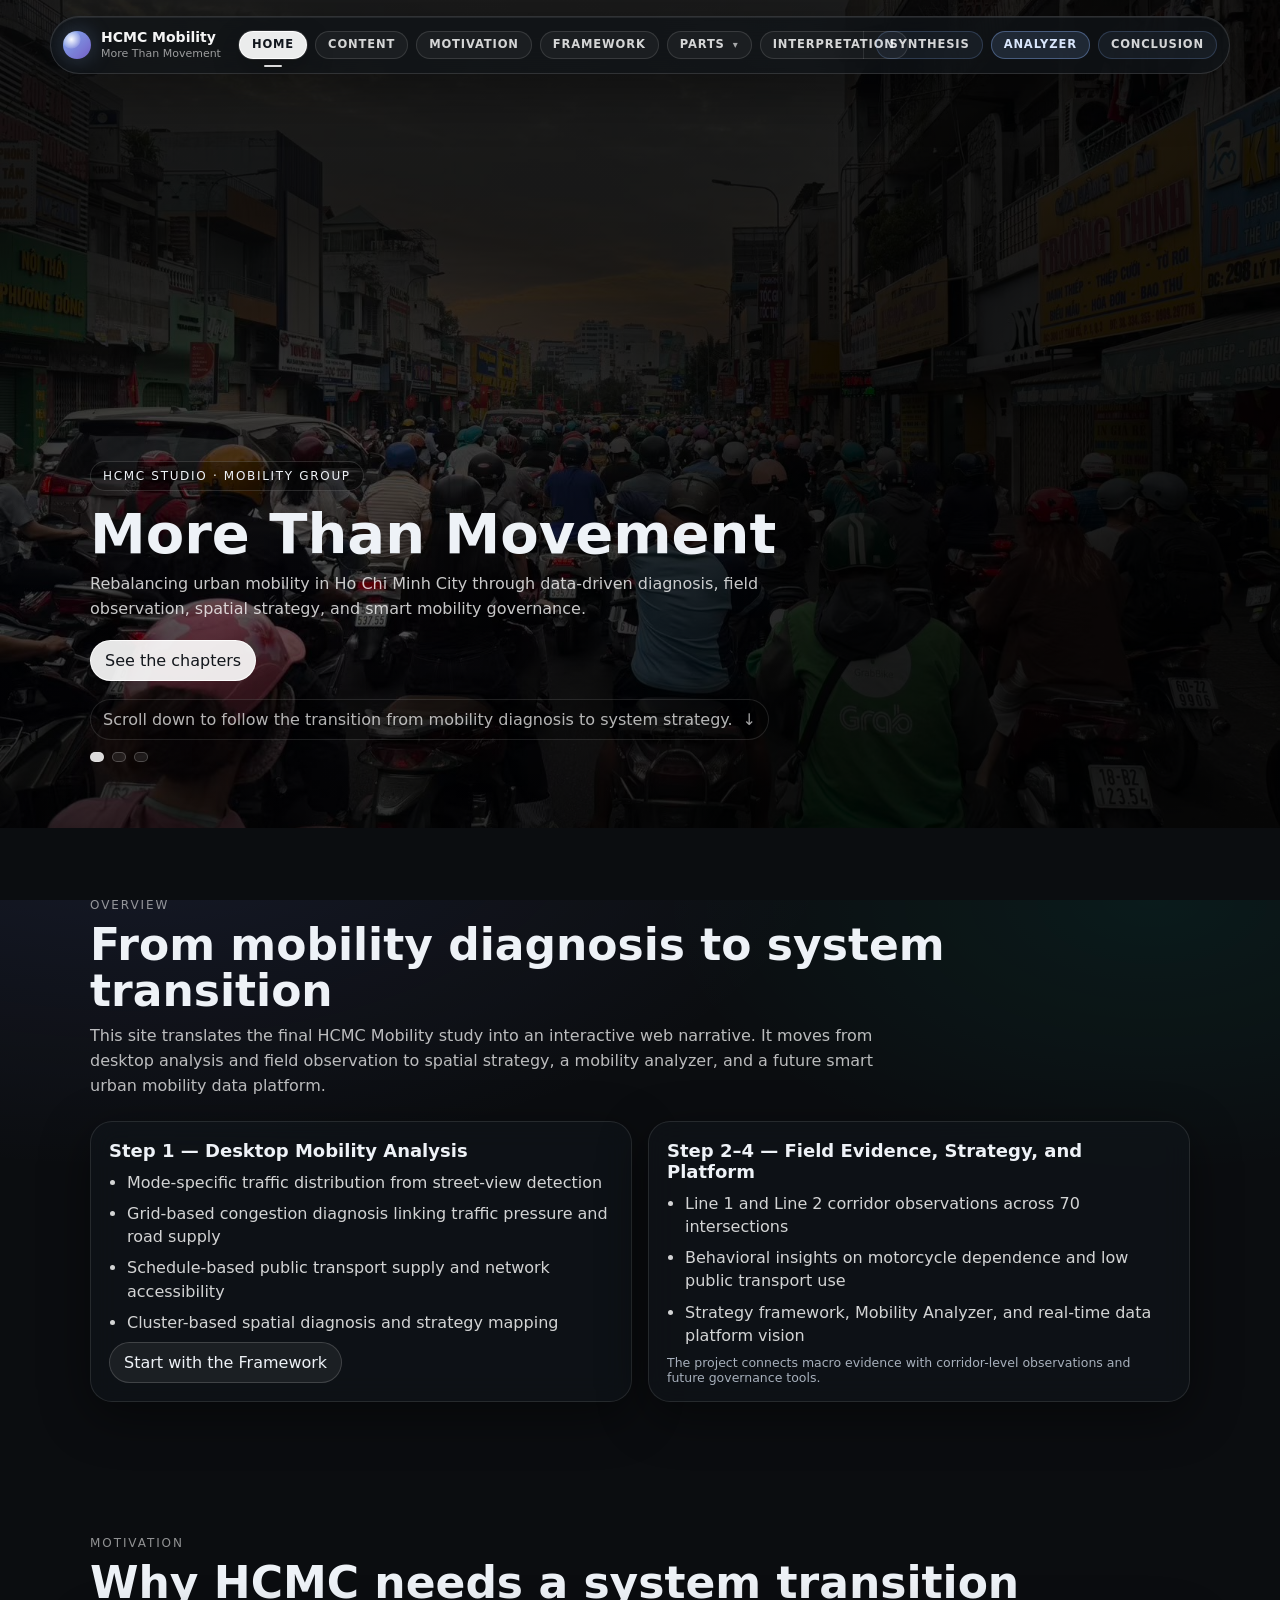
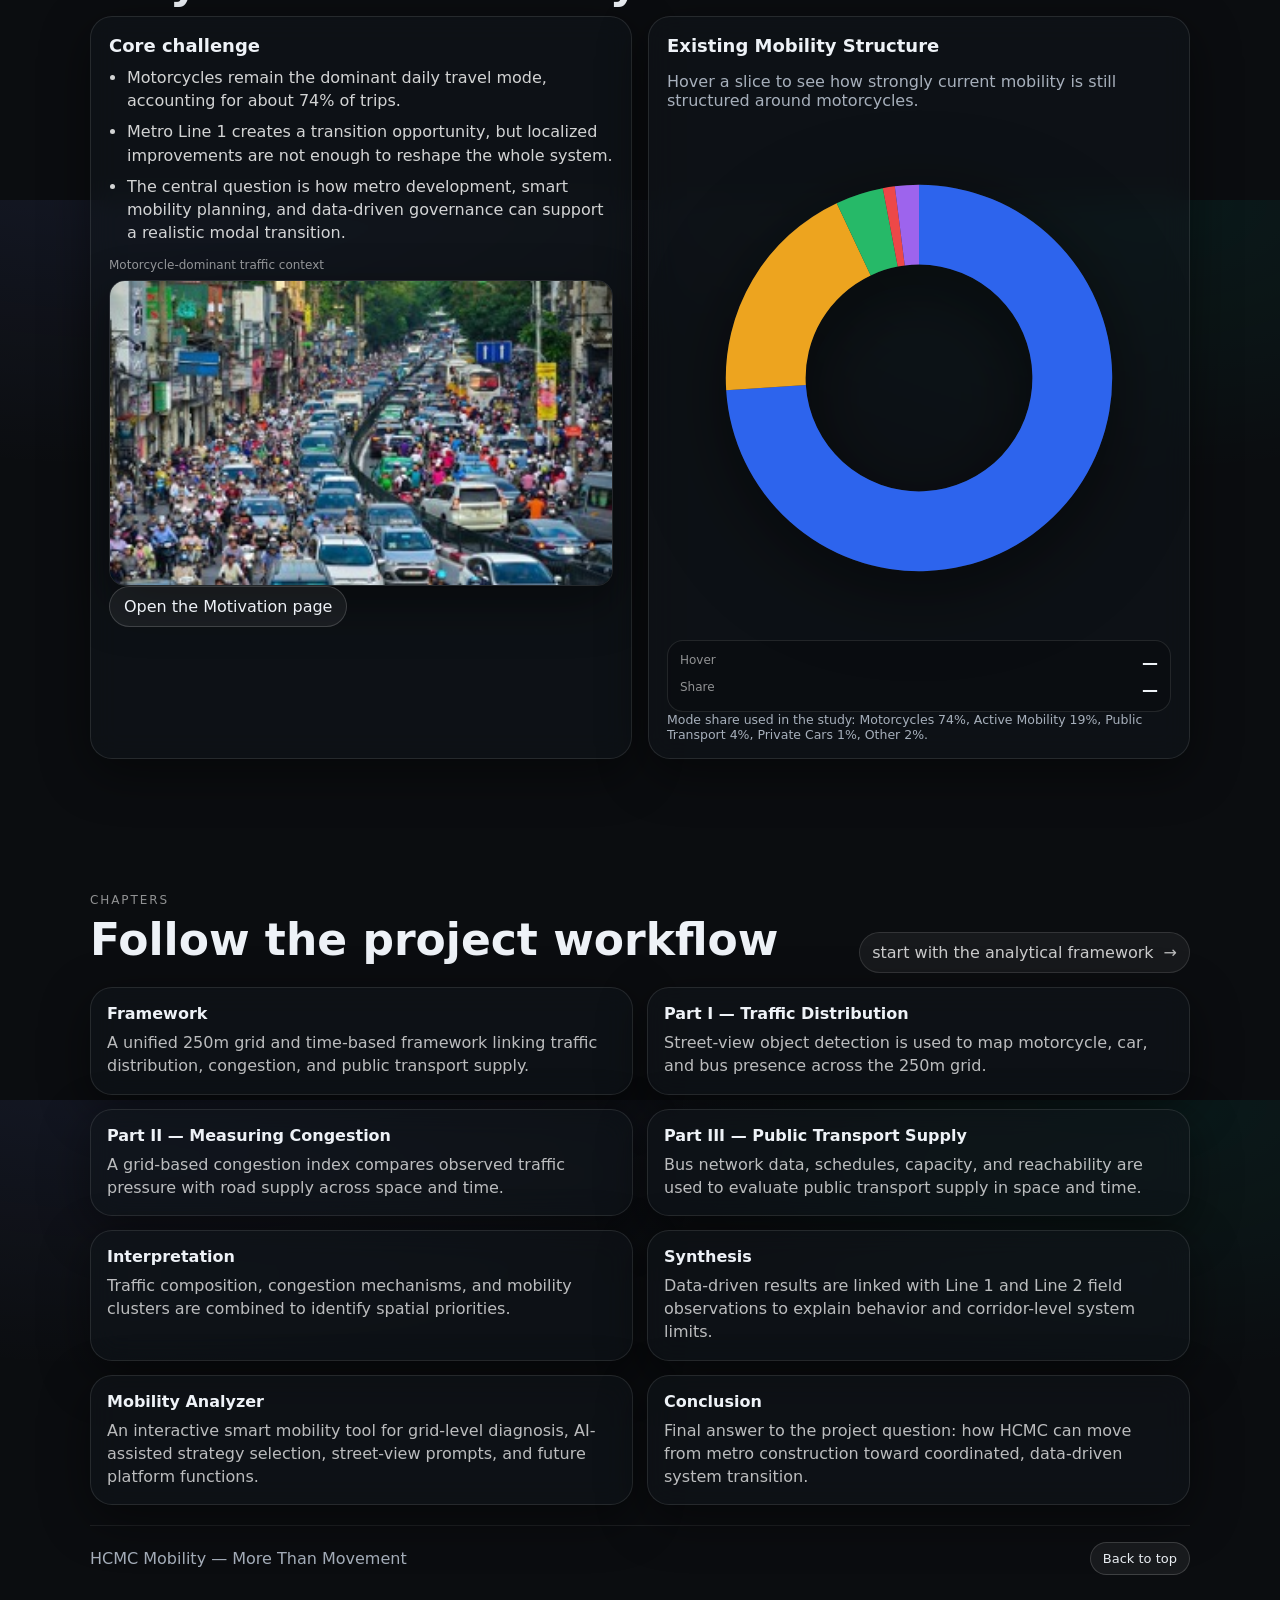
<file: index.html>
<!doctype html>
<html lang="en">
<head>
  <meta charset="utf-8" />
  <meta name="viewport" content="width=device-width,initial-scale=1" />
  <title>HCMC Mobility — More Than Movement</title>
  <link rel="stylesheet" href="style.css" />
</head>

<body class="theme-dark">
  <!-- Top glass nav -->
  <header class="topbar glass" role="banner">
  <a class="brand brand-link" href="index.html" aria-label="HCMC Mobility Home">
    <div class="brand-mark"></div>
    <div>
      <div class="brand-title">HCMC Mobility</div>
      <div class="brand-sub">More Than Movement</div>
    </div>
  </a>

  <nav class="topbar-nav" aria-label="Primary navigation">
    <div class="nav-group nav-main">
      <a class="pill" href="index.html">Home</a>
      <a class="pill" href="content.html">Content</a>
      <a class="pill" href="motivation.html">Motivation</a>
      <a class="pill" href="framework.html">Framework</a>

      <div class="pill dropdown" tabindex="0" aria-label="Parts">
        <span>Parts</span>
        <div class="dropdown-menu" role="menu">
          <a role="menuitem" href="part1.html">Part I — Traffic Distribution</a>
          <a role="menuitem" href="part2.html">Part II — Measuring Congestion</a>
          <a role="menuitem" href="part3.html">Part III — Public Transport Supply</a>
        </div>
      </div>

      <a class="pill" href="interpretation.html">Interpretation</a>
    </div>

    <div class="nav-group nav-output">
      <a class="pill output" href="synthesis.html">Synthesis</a>
      <a class="pill output strong" href="analyzer.html">Analyzer</a>
      <a class="pill output" href="conclusion.html">Conclusion</a>
    </div>
  </nav>
</header>

  <!-- HERO with background carousel -->
  <main>
    <section class="hero" id="top">
      <div class="hero-bg" aria-hidden="true">
        <div class="hero-slide is-active" style="background-image:url('./assets/motobike.JPG')"></div>
        <div class="hero-slide" style="background-image:url('./assets/bus_station.png')"></div>
        <div class="hero-slide" style="background-image:url('./assets/metro.png')"></div>
        <div class="hero-vignette"></div>
      </div>

      <div class="container hero-inner">
        <div class="hero-tag">HCMC STUDIO · MOBILITY GROUP</div>
        <h1 class="hero-title">More Than Movement</h1>
        <p class="hero-subtitle">
          Rebalancing urban mobility in Ho Chi Minh City through data-driven diagnosis, field observation, spatial strategy, and smart mobility governance.
        </p>

        <div class="hero-actions">
          <a class="btn primary" href="#chapters">See the chapters</a>
        </div>

        <a class="hero-scroll" href="#overview" aria-label="Scroll to Overview">
          <span>Scroll down to follow the transition from mobility diagnosis to system strategy.</span>
          <span class="chev">↓</span>
        </a>

        <div class="hero-dots" aria-hidden="true">
          <button class="dot is-active" type="button" aria-label="Slide 1"></button>
          <button class="dot" type="button" aria-label="Slide 2"></button>
          <button class="dot" type="button" aria-label="Slide 3"></button>
        </div>
      </div>
    </section>

    <!-- OVERVIEW -->
    <section class="section" id="overview">
      <div class="container">
        <div class="kicker">OVERVIEW</div>
        <h2 class="h2">From mobility diagnosis to system transition</h2>
        <p class="lead">
          This site translates the final HCMC Mobility study into an interactive web narrative. It moves from desktop analysis and field observation to spatial strategy, a mobility analyzer, and a future smart urban mobility data platform.
        </p>

        <div class="grid-2">
          <div class="card glass">
            <h3 class="h3">Step 1 — Desktop Mobility Analysis</h3>
            <ul class="bullets">
              <li>Mode-specific traffic distribution from street-view detection</li>
              <li>Grid-based congestion diagnosis linking traffic pressure and road supply</li>
              <li>Schedule-based public transport supply and network accessibility</li>
              <li>Cluster-based spatial diagnosis and strategy mapping</li>
            </ul>
            <div class="card-actions">
              <a class="btn" href="framework.html">Start with the Framework</a>
            </div>
          </div>

          <div class="card glass">
            <h3 class="h3">Step 2–4 — Field Evidence, Strategy, and Platform</h3>
            <ul class="bullets">
              <li>Line 1 and Line 2 corridor observations across 70 intersections</li>
              <li>Behavioral insights on motorcycle dependence and low public transport use</li>
              <li>Strategy framework, Mobility Analyzer, and real-time data platform vision</li>
            </ul>
            <div class="muted small">
              The project connects macro evidence with corridor-level observations and future governance tools.
            </div>
          </div>
        </div>
      </div>
    </section>

    <!-- MOTIVATION (homepage section, not the separate page) -->
    <section class="section" id="motivation">
      <div class="container">
        <div class="kicker">MOTIVATION</div>
        <h2 class="h2">Why HCMC needs a system transition</h2>

        <div class="grid-2">
          <div class="card glass">
            <h3 class="h3">Core challenge</h3>
            <ul class="bullets">
              <li>Motorcycles remain the dominant daily travel mode, accounting for about 74% of trips.</li>
              <li>Metro Line 1 creates a transition opportunity, but localized improvements are not enough to reshape the whole system.</li>
              <li>The central question is how metro development, smart mobility planning, and data-driven governance can support a realistic modal transition.</li>
            </ul>

            <div class="img-wrap">
              <div class="img-label">Motorcycle-dominant traffic context</div>
              <img class="img" src="./assets/traffic_jam.jpg" alt="Traffic congestion context" />
            </div>

            <div class="card-actions">
              <a class="btn" href="motivation.html">Open the Motivation page</a>
            </div>
          </div>

          <div class="card glass">
            <h3 class="h3">Existing Mobility Structure</h3>
            <p class="muted">
              Hover a slice to see how strongly current mobility is still structured around motorcycles.
            </p>

            <div class="pie-wrap">
              <svg id="modalPie" class="pie" viewBox="0 0 240 240" role="img" aria-label="Modal share pie chart">
                <!-- arcs injected by JS -->
              </svg>

              <div class="pie-legend">
                <div class="legend-row">
                  <span class="legend-k">Hover</span>
                  <span id="pieLabel" class="legend-v">—</span>
                </div>
                <div class="legend-row">
                  <span class="legend-k">Share</span>
                  <span id="pieValue" class="legend-v">—</span>
                </div>
              </div>

              <div id="pieTooltip" class="tooltip" role="status" aria-live="polite"></div>
            </div>

            <div class="muted small">
              Mode share used in the study: Motorcycles 74%, Active Mobility 19%, Public Transport 4%, Private Cars 1%, Other 2%.
            </div>
          </div>
        </div>
      </div>
    </section>

    <!-- CHAPTERS -->
    <section class="section" id="chapters">
      <div class="container">
        <div class="kicker">CHAPTERS</div>
        <div class="chapters-head">
          <h2 class="h2">Follow the project workflow</h2>
          <a class="follow" href="framework.html">
            start with the analytical framework <span class="chev">→</span>
          </a>
        </div>

        <div class="chapters-grid">
          <a class="chapter card glass" href="framework.html">
            <div class="chapter-title">Framework</div>
            <div class="chapter-desc">A unified 250m grid and time-based framework linking traffic distribution, congestion, and public transport supply.</div>
          </a>

          <a class="chapter card glass" href="part1.html">
            <div class="chapter-title">Part I — Traffic Distribution</div>
            <div class="chapter-desc">Street-view object detection is used to map motorcycle, car, and bus presence across the 250m grid.</div>
          </a>

          <a class="chapter card glass" href="part2.html">
            <div class="chapter-title">Part II — Measuring Congestion</div>
            <div class="chapter-desc">A grid-based congestion index compares observed traffic pressure with road supply across space and time.</div>
          </a>

          <a class="chapter card glass" href="part3.html">
            <div class="chapter-title">Part III — Public Transport Supply</div>
            <div class="chapter-desc">Bus network data, schedules, capacity, and reachability are used to evaluate public transport supply in space and time.</div>
          </a>

          <a class="chapter card glass" href="interpretation.html">
            <div class="chapter-title">Interpretation</div>
            <div class="chapter-desc">Traffic composition, congestion mechanisms, and mobility clusters are combined to identify spatial priorities.</div>
          </a>

          <a class="chapter card glass" href="synthesis.html">
            <div class="chapter-title">Synthesis</div>
            <div class="chapter-desc">Data-driven results are linked with Line 1 and Line 2 field observations to explain behavior and corridor-level system limits.</div>
          </a>

          <a class="chapter card glass" href="analyzer.html">
            <div class="chapter-title">Mobility Analyzer</div>
            <div class="chapter-desc">An interactive smart mobility tool for grid-level diagnosis, AI-assisted strategy selection, street-view prompts, and future platform functions.</div>
          </a>

          <a class="chapter card glass" href="conclusion.html">
            <div class="chapter-title">Conclusion</div>
            <div class="chapter-desc">Final answer to the project question: how HCMC can move from metro construction toward coordinated, data-driven system transition.</div>
          </a>
        </div>

        <div class="footerbar">
          <div class="muted">HCMC Mobility — More Than Movement</div>
          <a class="btn small" href="#top">Back to top</a>
        </div>
      </div>
    </section>
  </main>

  <script src="script.js"></script>
</body>
</html>
</file>
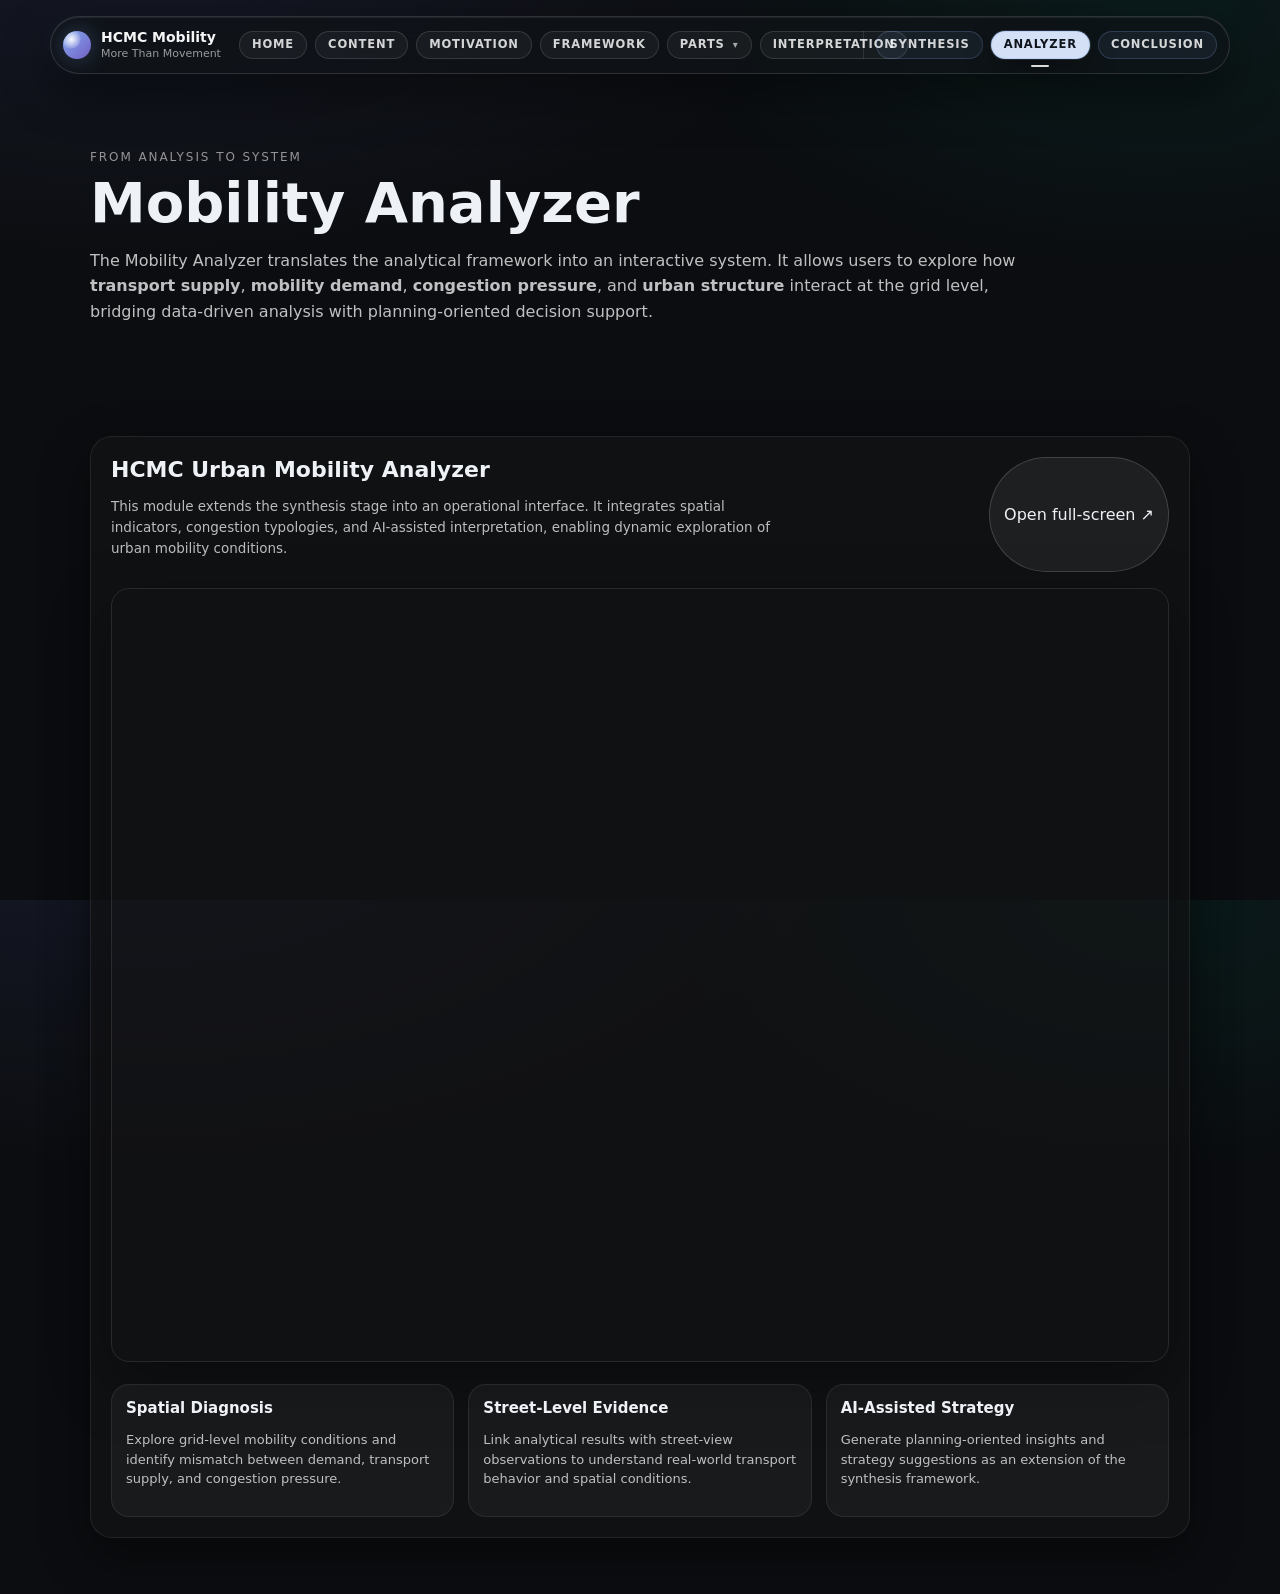
<file: analyzer.html>
<!doctype html>
<html lang="en">
<head>
  <meta charset="utf-8" />
  <meta name="viewport" content="width=device-width,initial-scale=1" />
  <title>Mobility Analyzer | HCMC Mobility</title>
  <link rel="stylesheet" href="style.css" />

  <style>
    .page-pad{ padding-top:110px; }

    .section-tight{ padding:40px 0 56px; }

    .h1{ font-size:56px; line-height:1.03; margin:0 0 12px; }

    .sublead{
      color:rgba(255,255,255,.74);
      max-width:92ch;
      line-height:1.6;
    }

    .analyzer-card{
      border-radius:22px;
      padding:20px;
      background:rgba(20,20,22,.66);
      border:1px solid rgba(255,255,255,.08);
      box-shadow:0 18px 50px rgba(0,0,0,.42);
    }

    .embed-head{
      display:flex;
      justify-content:space-between;
      gap:16px;
      margin-bottom:16px;
    }

    .embed-title{
      font-size:22px;
      margin:0 0 6px;
    }

    .embed-note{
      color:rgba(255,255,255,.72);
      max-width:78ch;
      line-height:1.55;
      font-size:13.5px;
    }

    .embed-frame{
      width:100%;
      height:min(86vh,1080px);
      min-height:760px;
      border-radius:18px;
      border:1px solid rgba(255,255,255,.10);
      box-shadow:0 20px 60px rgba(0,0,0,.35);
    }

    .note-grid{
      display:grid;
      grid-template-columns:repeat(3,1fr);
      gap:14px;
      margin-top:18px;
    }

    .note-card{
      border-radius:18px;
      padding:14px;
      background:rgba(255,255,255,.04);
      border:1px solid rgba(255,255,255,.08);
    }

    .note-card h3{
      margin:0 0 8px;
      font-size:15px;
    }

    .note-card p{
      color:rgba(255,255,255,.72);
      font-size:13px;
      line-height:1.5;
    }

    @media (max-width:900px){
      .h1{font-size:42px;}
      .note-grid{grid-template-columns:1fr;}
    }
  </style>
</head>

<body class="theme-dark">

<!-- ✅ 统一新版 header -->
<header class="topbar glass">
  <div class="brand">
    <div class="brand-mark"></div>
    <div>
      <div class="brand-title">HCMC Mobility</div>
      <div class="brand-sub">More Than Movement</div>
    </div>
  </div>

  <nav class="topbar-nav">
    <div class="nav-group nav-main">
      <a class="pill" href="index.html">Home</a>
      <a class="pill" href="content.html">Content</a>
      <a class="pill" href="motivation.html">Motivation</a>
      <a class="pill" href="framework.html">Framework</a>

      <div class="pill dropdown">
        <span>Parts</span>
        <div class="dropdown-menu">
          <a href="part1.html">Part I</a>
          <a href="part2.html">Part II</a>
          <a href="part3.html">Part III</a>
        </div>
      </div>

      <a class="pill" href="interpretation.html">Interpretation</a>
    </div>

    <div class="nav-group nav-output">
      <a class="pill output" href="synthesis.html">Synthesis</a>
      <a class="pill output strong active" href="analyzer.html">Analyzer</a>
      <a class="pill output" href="conclusion.html">Conclusion</a>
    </div>
  </nav>
</header>

<!-- ========================= -->

<main class="page-pad">

  <!-- TITLE -->
  <section class="section-tight">
    <div class="container">
      <div class="kicker">FROM ANALYSIS TO SYSTEM</div>
      <h1 class="h1">Mobility Analyzer</h1>

      <p class="sublead">
        The Mobility Analyzer translates the analytical framework into an interactive system.
        It allows users to explore how <b>transport supply</b>, <b>mobility demand</b>,
        <b>congestion pressure</b>, and <b>urban structure</b> interact at the grid level,
        bridging data-driven analysis with planning-oriented decision support.
      </p>
    </div>
  </section>

  <!-- EMBED -->
  <section class="section-tight">
    <div class="container">
      <div class="analyzer-card">

        <div class="embed-head">
          <div>
            <h2 class="embed-title">HCMC Urban Mobility Analyzer</h2>
            <p class="embed-note">
              This module extends the synthesis stage into an operational interface.
              It integrates spatial indicators, congestion typologies, and AI-assisted interpretation,
              enabling dynamic exploration of urban mobility conditions.
            </p>
          </div>

          <a class="btn" href="https://defy-6.github.io/hcmc_ai_frontend/" target="_blank">
            Open full-screen ↗
          </a>
        </div>

        <iframe
          class="embed-frame"
          src="https://defy-6.github.io/hcmc_ai_frontend/"
          loading="lazy"
        ></iframe>

        <!-- FEATURES -->
        <div class="note-grid">

          <div class="note-card">
            <h3>Spatial Diagnosis</h3>
            <p>
              Explore grid-level mobility conditions and identify mismatch between demand,
              transport supply, and congestion pressure.
            </p>
          </div>

          <div class="note-card">
            <h3>Street-Level Evidence</h3>
            <p>
              Link analytical results with street-view observations to understand real-world
              transport behavior and spatial conditions.
            </p>
          </div>

          <div class="note-card">
            <h3>AI-Assisted Strategy</h3>
            <p>
              Generate planning-oriented insights and strategy suggestions as an extension
              of the synthesis framework.
            </p>
          </div>

        </div>

      </div>
    </div>
  </section>

</main>

<script src="script.js"></script>

</body>
</html>
</file>
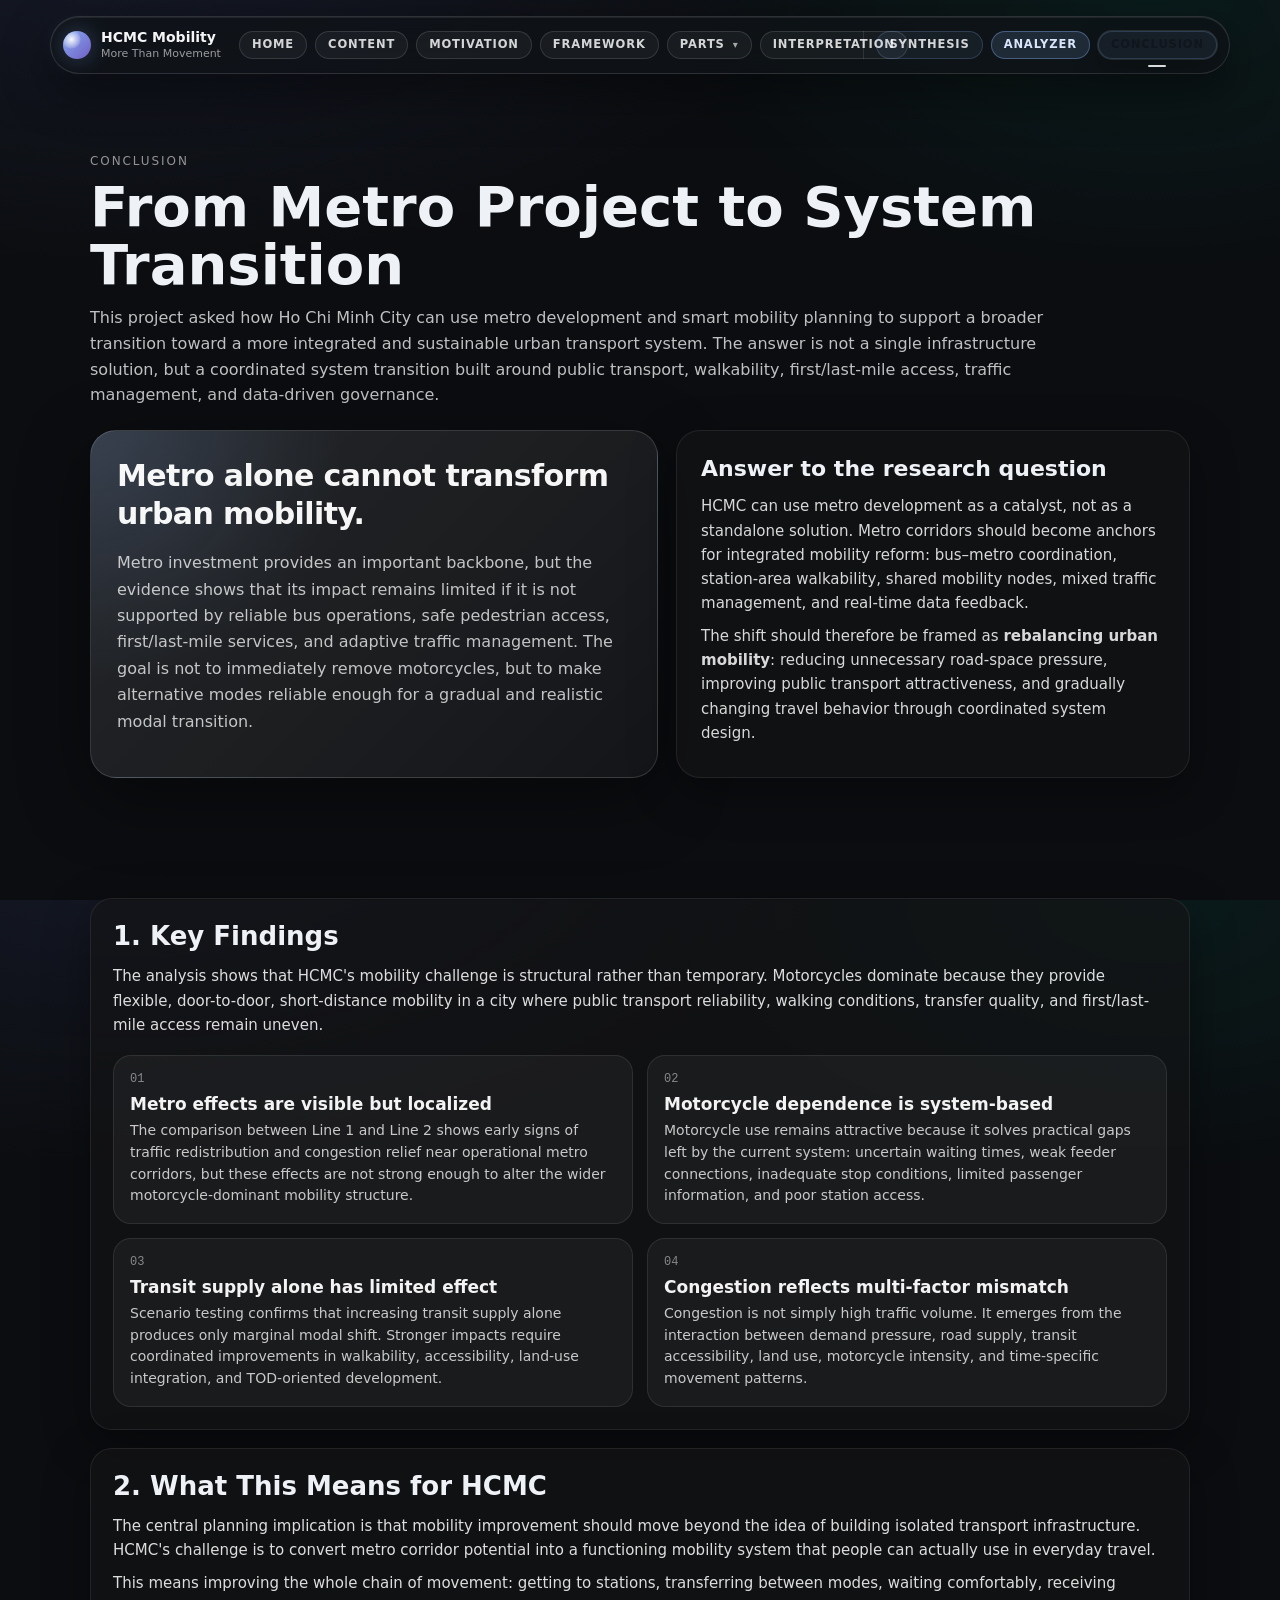
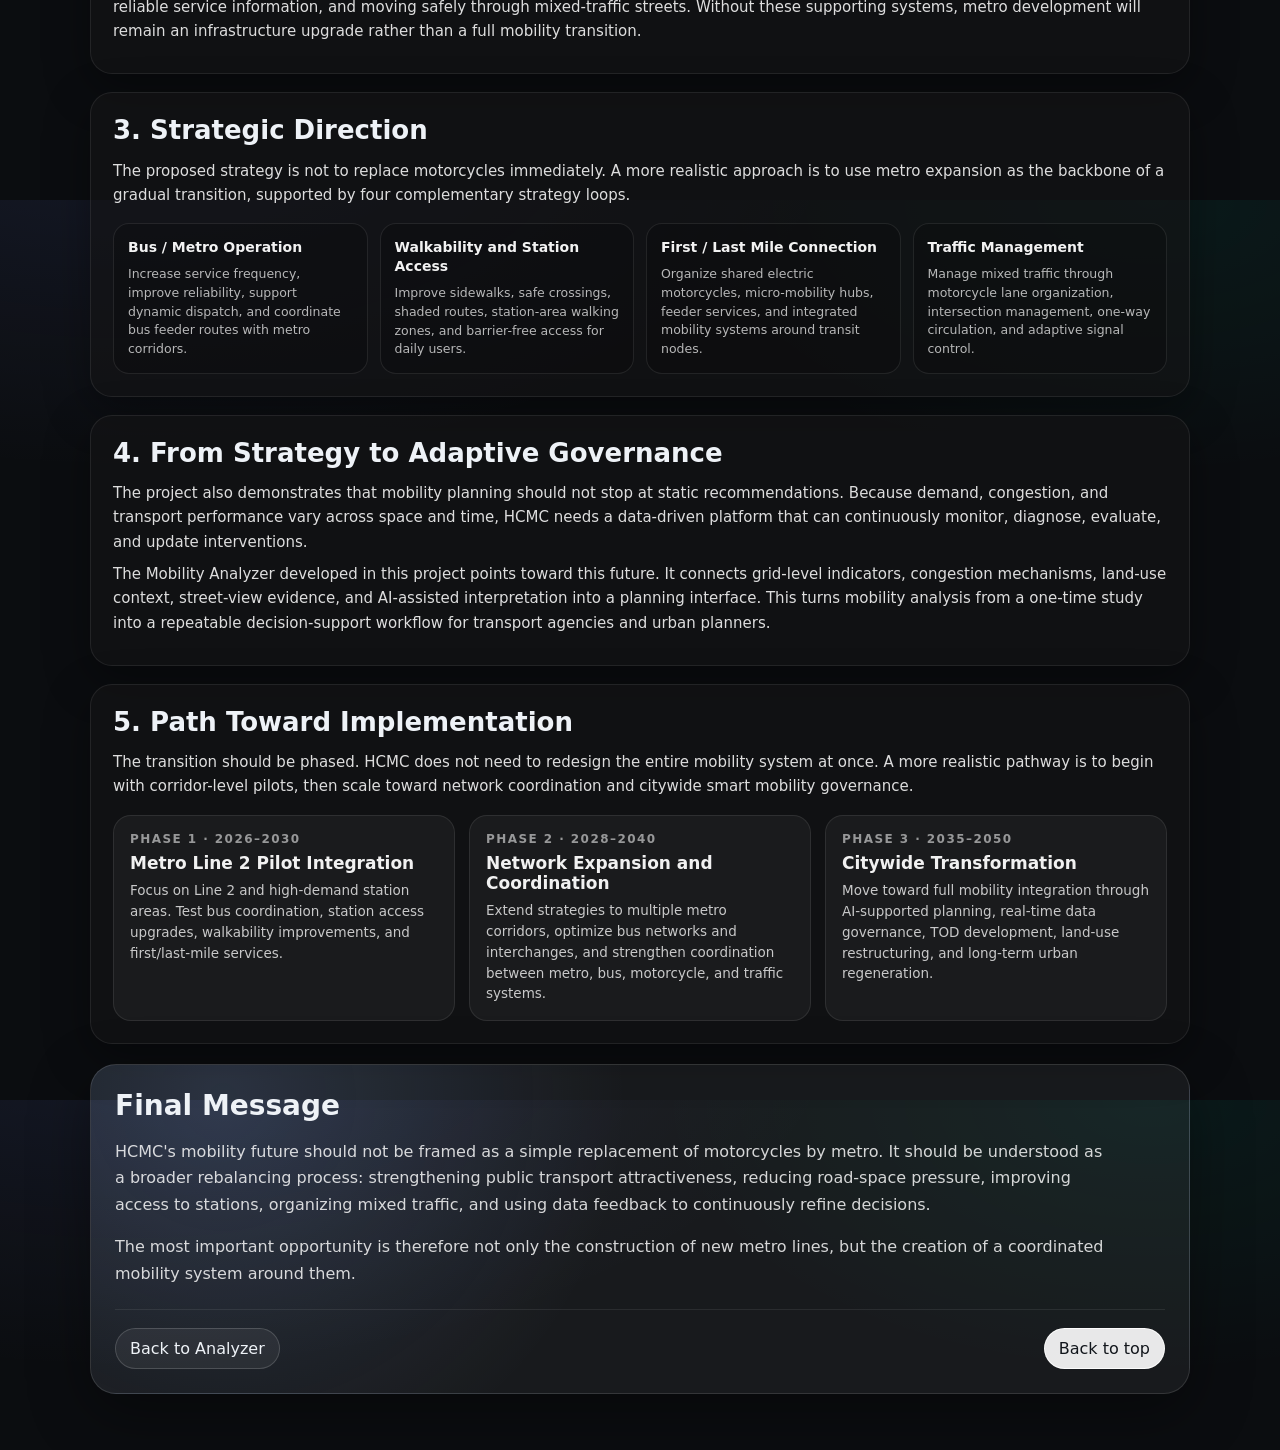
<file: conclusion.html>
<!doctype html>
<html lang="en">
<head>
  <meta charset="utf-8" />
  <meta name="viewport" content="width=device-width,initial-scale=1" />
  <title>Conclusion | HCMC Mobility</title>
  <link rel="stylesheet" href="style.css" />

  <style>
    .page-pad{padding-top:112px;}
    .section-tight{padding:42px 0 56px;}
    .page-head{margin-bottom:22px;}

    .h1{
      font-size:56px;
      line-height:1.03;
      margin:0 0 12px;
      max-width:980px;
    }

    .sublead{
      color:rgba(255,255,255,.74);
      max-width:96ch;
      line-height:1.6;
      margin:0;
    }

    .hero-conclusion{
      margin-top:22px;
      display:grid;
      grid-template-columns:1.05fr .95fr;
      gap:18px;
      align-items:stretch;
    }

    .statement-card{
      padding:26px;
      border-radius:26px;
      background:
        radial-gradient(circle at top left, rgba(141,183,255,.18), transparent 38%),
        linear-gradient(135deg, rgba(255,255,255,.11), rgba(255,255,255,.035));
      border:1px solid rgba(255,255,255,.14);
      box-shadow:0 20px 70px rgba(0,0,0,.42);
    }

    .statement-card .quote{
      margin:0;
      font-size:30px;
      line-height:1.26;
      font-weight:900;
      letter-spacing:-.02em;
      color:rgba(255,255,255,.96);
      max-width:24ch;
    }

    .statement-card .note{
      margin:18px 0 0;
      color:rgba(255,255,255,.74);
      line-height:1.65;
      max-width:76ch;
    }

    .answer-card{
      padding:24px;
      border-radius:24px;
      background:rgba(20,20,22,.66);
      border:1px solid rgba(255,255,255,.08);
      box-shadow:0 14px 45px rgba(0,0,0,.35);
    }

    .answer-card h2{
      margin:0 0 12px;
      font-size:22px;
      line-height:1.25;
    }

    .answer-card p{
      margin:8px 0;
      color:rgba(255,255,255,.84);
      line-height:1.62;
      font-size:15px;
    }

    .conclusion-card{
      border-radius:22px;
      padding:22px;
      background:rgba(20,20,22,.66);
      border:1px solid rgba(255,255,255,.08);
      box-shadow:0 14px 45px rgba(0,0,0,.35);
    }

    .conclusion-card + .conclusion-card{margin-top:18px;}

    .conclusion-card h2{
      margin:0 0 12px;
      font-size:26px;
      line-height:1.2;
    }

    .conclusion-card h3{
      margin:18px 0 8px;
      font-size:18px;
    }

    .conclusion-card p{
      margin:8px 0;
      color:rgba(255,255,255,.86);
      line-height:1.62;
      font-size:15px;
    }

    .finding-grid{
      display:grid;
      grid-template-columns:repeat(2,minmax(0,1fr));
      gap:14px;
      margin-top:18px;
    }

    .finding{
      border-radius:18px;
      padding:16px;
      border:1px solid rgba(255,255,255,.09);
      background:rgba(255,255,255,.045);
    }

    .finding-num{
      font-family:ui-monospace,SFMono-Regular,Menlo,Consolas,monospace;
      font-size:12px;
      color:rgba(255,255,255,.48);
      margin-bottom:8px;
    }

    .finding-title{
      font-size:17px;
      font-weight:850;
      margin-bottom:6px;
      color:rgba(255,255,255,.95);
    }

    .finding-text{
      font-size:14px;
      line-height:1.55;
      color:rgba(255,255,255,.76);
    }

    .strategy-grid{
      display:grid;
      grid-template-columns:repeat(4,minmax(0,1fr));
      gap:12px;
      margin-top:16px;
    }

    .strategy{
      border-radius:16px;
      padding:14px;
      border:1px solid rgba(255,255,255,.09);
      background:rgba(0,0,0,.18);
      min-height:128px;
    }

    .strategy-title{
      font-weight:850;
      font-size:14px;
      line-height:1.35;
      margin-bottom:8px;
      color:rgba(255,255,255,.95);
    }

    .strategy-desc{
      font-size:12.5px;
      line-height:1.5;
      color:rgba(255,255,255,.70);
    }

    .phase-grid{
      display:grid;
      grid-template-columns:repeat(3,minmax(0,1fr));
      gap:14px;
      margin-top:16px;
    }

    .phase{
      border-radius:18px;
      padding:16px;
      background:rgba(255,255,255,.045);
      border:1px solid rgba(255,255,255,.09);
    }

    .phase-k{
      font-size:12px;
      letter-spacing:.12em;
      text-transform:uppercase;
      color:rgba(255,255,255,.55);
      margin-bottom:7px;
      font-weight:800;
    }

    .phase-title{
      font-size:17px;
      font-weight:850;
      margin-bottom:7px;
      color:rgba(255,255,255,.94);
    }

    .phase-text{
      font-size:13.5px;
      line-height:1.55;
      color:rgba(255,255,255,.76);
    }

    .final-message{
      margin-top:20px;
      padding:24px;
      border-radius:26px;
      background:
        radial-gradient(circle at 12% 10%, rgba(141,183,255,.16), transparent 40%),
        rgba(255,255,255,.055);
      border:1px solid rgba(255,255,255,.12);
      box-shadow:0 18px 60px rgba(0,0,0,.38);
    }

    .final-message h2{
      margin:0 0 10px;
      font-size:28px;
      line-height:1.2;
    }

    .final-message p{
      color:rgba(255,255,255,.82);
      line-height:1.65;
      max-width:98ch;
    }

    .nav-next{
      display:flex;
      align-items:center;
      justify-content:space-between;
      gap:14px;
      margin-top:22px;
      padding-top:18px;
      border-top:1px solid rgba(255,255,255,.08);
    }

    @media (max-width:1100px){
      .hero-conclusion{grid-template-columns:1fr;}
      .strategy-grid{grid-template-columns:repeat(2,minmax(0,1fr));}
    }

    @media (max-width:980px){
      .h1{font-size:42px;}
      .finding-grid,.strategy-grid,.phase-grid{grid-template-columns:1fr;}
      .statement-card .quote{font-size:24px;}
    }
  </style>
</head>

<body class="theme-dark">
  <header class="topbar glass" role="banner">
    <a class="brand brand-link" href="index.html" aria-label="HCMC Mobility Home">
      <div class="brand-mark"></div>
      <div>
        <div class="brand-title">HCMC Mobility</div>
        <div class="brand-sub">More Than Movement</div>
      </div>
    </a>

    <nav class="topbar-nav" aria-label="Primary navigation">
      <div class="nav-group nav-main">
        <a class="pill" href="index.html">Home</a>
        <a class="pill" href="content.html">Content</a>
        <a class="pill" href="motivation.html">Motivation</a>
        <a class="pill" href="framework.html">Framework</a>

        <div class="pill dropdown" tabindex="0" aria-label="Parts">
          <span>Parts</span>
          <div class="dropdown-menu" role="menu">
            <a role="menuitem" href="part1.html">Part I — Traffic Distribution</a>
            <a role="menuitem" href="part2.html">Part II — Measuring Congestion</a>
            <a role="menuitem" href="part3.html">Part III — Public Transport Supply</a>
          </div>
        </div>

        <a class="pill" href="interpretation.html">Interpretation</a>
      </div>

      <div class="nav-group nav-output">
        <a class="pill output" href="synthesis.html">Synthesis</a>
        <a class="pill output strong" href="analyzer.html">Analyzer</a>
        <a class="pill output active" href="conclusion.html">Conclusion</a>
      </div>
    </nav>
  </header>

  <main class="page-pad">
    <section class="section-tight" id="top">
      <div class="container page-head">
        <div class="kicker">CONCLUSION</div>
        <h1 class="h1">From Metro Project to System Transition</h1>
        <p class="sublead">
          This project asked how Ho Chi Minh City can use metro development and smart mobility planning to support a broader transition toward a more integrated and sustainable urban transport system. The answer is not a single infrastructure solution, but a coordinated system transition built around public transport, walkability, first/last-mile access, traffic management, and data-driven governance.
        </p>

        <div class="hero-conclusion">
          <div class="statement-card">
            <p class="quote">Metro alone cannot transform urban mobility.</p>
            <p class="note">
              Metro investment provides an important backbone, but the evidence shows that its impact remains limited if it is not supported by reliable bus operations, safe pedestrian access, first/last-mile services, and adaptive traffic management. The goal is not to immediately remove motorcycles, but to make alternative modes reliable enough for a gradual and realistic modal transition.
            </p>
          </div>

          <div class="answer-card">
            <h2>Answer to the research question</h2>
            <p>
              HCMC can use metro development as a catalyst, not as a standalone solution. Metro corridors should become anchors for integrated mobility reform: bus–metro coordination, station-area walkability, shared mobility nodes, mixed traffic management, and real-time data feedback.
            </p>
            <p>
              The shift should therefore be framed as <b>rebalancing urban mobility</b>: reducing unnecessary road-space pressure, improving public transport attractiveness, and gradually changing travel behavior through coordinated system design.
            </p>
          </div>
        </div>
      </div>
    </section>

    <section class="section-tight">
      <div class="container">
        <div class="conclusion-card">
          <h2>1. Key Findings</h2>
          <p>
            The analysis shows that HCMC's mobility challenge is structural rather than temporary. Motorcycles dominate because they provide flexible, door-to-door, short-distance mobility in a city where public transport reliability, walking conditions, transfer quality, and first/last-mile access remain uneven.
          </p>

          <div class="finding-grid">
            <div class="finding">
              <div class="finding-num">01</div>
              <div class="finding-title">Metro effects are visible but localized</div>
              <div class="finding-text">
                The comparison between Line 1 and Line 2 shows early signs of traffic redistribution and congestion relief near operational metro corridors, but these effects are not strong enough to alter the wider motorcycle-dominant mobility structure.
              </div>
            </div>

            <div class="finding">
              <div class="finding-num">02</div>
              <div class="finding-title">Motorcycle dependence is system-based</div>
              <div class="finding-text">
                Motorcycle use remains attractive because it solves practical gaps left by the current system: uncertain waiting times, weak feeder connections, inadequate stop conditions, limited passenger information, and poor station access.
              </div>
            </div>

            <div class="finding">
              <div class="finding-num">03</div>
              <div class="finding-title">Transit supply alone has limited effect</div>
              <div class="finding-text">
                Scenario testing confirms that increasing transit supply alone produces only marginal modal shift. Stronger impacts require coordinated improvements in walkability, accessibility, land-use integration, and TOD-oriented development.
              </div>
            </div>

            <div class="finding">
              <div class="finding-num">04</div>
              <div class="finding-title">Congestion reflects multi-factor mismatch</div>
              <div class="finding-text">
                Congestion is not simply high traffic volume. It emerges from the interaction between demand pressure, road supply, transit accessibility, land use, motorcycle intensity, and time-specific movement patterns.
              </div>
            </div>
          </div>
        </div>

        <div class="conclusion-card">
          <h2>2. What This Means for HCMC</h2>
          <p>
            The central planning implication is that mobility improvement should move beyond the idea of building isolated transport infrastructure. HCMC's challenge is to convert metro corridor potential into a functioning mobility system that people can actually use in everyday travel.
          </p>
          <p>
            This means improving the whole chain of movement: getting to stations, transferring between modes, waiting comfortably, receiving reliable service information, and moving safely through mixed-traffic streets. Without these supporting systems, metro development will remain an infrastructure upgrade rather than a full mobility transition.
          </p>
        </div>

        <div class="conclusion-card">
          <h2>3. Strategic Direction</h2>
          <p>
            The proposed strategy is not to replace motorcycles immediately. A more realistic approach is to use metro expansion as the backbone of a gradual transition, supported by four complementary strategy loops.
          </p>

          <div class="strategy-grid">
            <div class="strategy">
              <div class="strategy-title">Bus / Metro Operation</div>
              <div class="strategy-desc">Increase service frequency, improve reliability, support dynamic dispatch, and coordinate bus feeder routes with metro corridors.</div>
            </div>
            <div class="strategy">
              <div class="strategy-title">Walkability and Station Access</div>
              <div class="strategy-desc">Improve sidewalks, safe crossings, shaded routes, station-area walking zones, and barrier-free access for daily users.</div>
            </div>
            <div class="strategy">
              <div class="strategy-title">First / Last Mile Connection</div>
              <div class="strategy-desc">Organize shared electric motorcycles, micro-mobility hubs, feeder services, and integrated mobility systems around transit nodes.</div>
            </div>
            <div class="strategy">
              <div class="strategy-title">Traffic Management</div>
              <div class="strategy-desc">Manage mixed traffic through motorcycle lane organization, intersection management, one-way circulation, and adaptive signal control.</div>
            </div>
          </div>
        </div>

        <div class="conclusion-card">
          <h2>4. From Strategy to Adaptive Governance</h2>
          <p>
            The project also demonstrates that mobility planning should not stop at static recommendations. Because demand, congestion, and transport performance vary across space and time, HCMC needs a data-driven platform that can continuously monitor, diagnose, evaluate, and update interventions.
          </p>
          <p>
            The Mobility Analyzer developed in this project points toward this future. It connects grid-level indicators, congestion mechanisms, land-use context, street-view evidence, and AI-assisted interpretation into a planning interface. This turns mobility analysis from a one-time study into a repeatable decision-support workflow for transport agencies and urban planners.
          </p>
        </div>

        <div class="conclusion-card">
          <h2>5. Path Toward Implementation</h2>
          <p>
            The transition should be phased. HCMC does not need to redesign the entire mobility system at once. A more realistic pathway is to begin with corridor-level pilots, then scale toward network coordination and citywide smart mobility governance.
          </p>

          <div class="phase-grid">
            <div class="phase">
              <div class="phase-k">Phase 1 · 2026–2030</div>
              <div class="phase-title">Metro Line 2 Pilot Integration</div>
              <div class="phase-text">
                Focus on Line 2 and high-demand station areas. Test bus coordination, station access upgrades, walkability improvements, and first/last-mile services.
              </div>
            </div>

            <div class="phase">
              <div class="phase-k">Phase 2 · 2028–2040</div>
              <div class="phase-title">Network Expansion and Coordination</div>
              <div class="phase-text">
                Extend strategies to multiple metro corridors, optimize bus networks and interchanges, and strengthen coordination between metro, bus, motorcycle, and traffic systems.
              </div>
            </div>

            <div class="phase">
              <div class="phase-k">Phase 3 · 2035–2050</div>
              <div class="phase-title">Citywide Transformation</div>
              <div class="phase-text">
                Move toward full mobility integration through AI-supported planning, real-time data governance, TOD development, land-use restructuring, and long-term urban regeneration.
              </div>
            </div>
          </div>
        </div>

        <div class="final-message">
          <h2>Final Message</h2>
          <p>
            HCMC's mobility future should not be framed as a simple replacement of motorcycles by metro. It should be understood as a broader rebalancing process: strengthening public transport attractiveness, reducing road-space pressure, improving access to stations, organizing mixed traffic, and using data feedback to continuously refine decisions.
          </p>
          <p>
            The most important opportunity is therefore not only the construction of new metro lines, but the creation of a coordinated mobility system around them.
          </p>

          <div class="nav-next">
            <a class="btn" href="analyzer.html">Back to Analyzer</a>
            <a class="btn primary" href="#top" onclick="window.scrollTo({top:0, behavior:'smooth'}); return false;">Back to top</a>
          </div>
        </div>
      </div>
    </section>
  </main>

  <script src="script.js"></script>
</body>
</html>
</file>
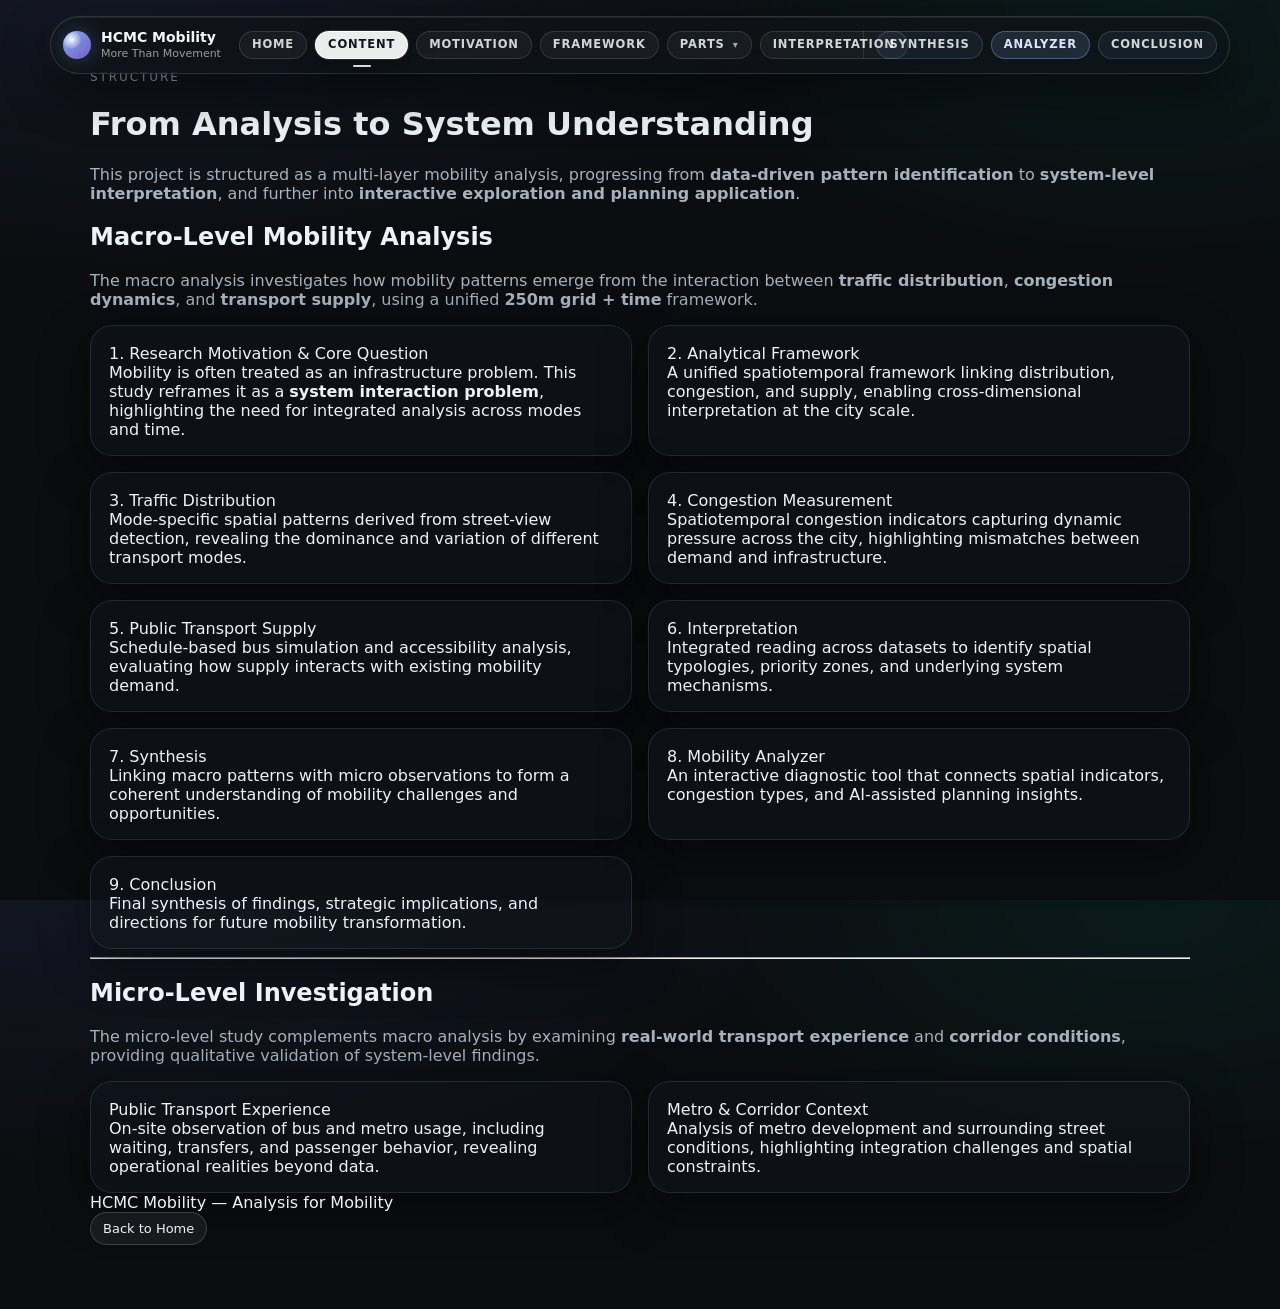
<file: content.html>
<!doctype html>
<html lang="en">
<head>
  <meta charset="utf-8"/>
  <meta name="viewport" content="width=device-width,initial-scale=1"/>
  <title>Content — HCMC Mobility</title>
  <link rel="stylesheet" href="style.css"/>
</head>

<body class="theme-dark">

  <!-- ✅ NEW TOPBAR（统一版本） -->
  <header class="topbar glass">
    <div class="brand">
      <div class="brand-mark"></div>
      <div>
        <div class="brand-title">HCMC Mobility</div>
        <div class="brand-sub">More Than Movement</div>
      </div>
    </div>

    <nav class="topbar-nav">

      <div class="nav-group nav-main">
        <a class="pill" href="index.html">Home</a>
        <a class="pill active" href="content.html">Content</a>
        <a class="pill" href="motivation.html">Motivation</a>
        <a class="pill" href="framework.html">Framework</a>

        <div class="pill dropdown">
          <span>Parts</span>
          <div class="dropdown-menu">
            <a href="part1.html">Part I — Traffic Distribution</a>
            <a href="part2.html">Part II — Measuring Congestion</a>
            <a href="part3.html">Part III — Public Transport Supply</a>
          </div>
        </div>

        <a class="pill" href="interpretation.html">Interpretation</a>
      </div>

      <div class="nav-group nav-output">
        <a class="pill output" href="synthesis.html">Synthesis</a>
        <a class="pill output strong" href="analyzer.html">Analyzer</a>
        <a class="pill output" href="conclusion.html">Conclusion</a>
      </div>

    </nav>
  </header>

  <!-- ========================= -->

  <main class="section">
    <div class="container">

      <div class="kicker">STRUCTURE</div>

      <h1>From Analysis to System Understanding</h1>

      <p class="muted">
        This project is structured as a multi-layer mobility analysis, progressing from
        <b>data-driven pattern identification</b> to <b>system-level interpretation</b>,
        and further into <b>interactive exploration and planning application</b>.
      </p>

      <!-- ========================= -->
      <!-- MACRO -->
      <!-- ========================= -->

      <h2 class="section-title">Macro-Level Mobility Analysis</h2>

      <p class="muted">
        The macro analysis investigates how mobility patterns emerge from the interaction between
        <b>traffic distribution</b>, <b>congestion dynamics</b>, and <b>transport supply</b>,
        using a unified <b>250m grid + time</b> framework.
      </p>

      <div class="grid grid-2">

        <a class="card card-link" href="motivation.html">
          <div class="card-title">1. Research Motivation & Core Question</div>
          <div class="card-desc">
            Mobility is often treated as an infrastructure problem. This study reframes it as a
            <b>system interaction problem</b>, highlighting the need for integrated analysis across modes and time.
          </div>
        </a>

        <a class="card card-link" href="framework.html">
          <div class="card-title">2. Analytical Framework</div>
          <div class="card-desc">
            A unified spatiotemporal framework linking distribution, congestion, and supply,
            enabling cross-dimensional interpretation at the city scale.
          </div>
        </a>

        <a class="card card-link" href="part1.html">
          <div class="card-title">3. Traffic Distribution</div>
          <div class="card-desc">
            Mode-specific spatial patterns derived from street-view detection,
            revealing the dominance and variation of different transport modes.
          </div>
        </a>

        <a class="card card-link" href="part2.html">
          <div class="card-title">4. Congestion Measurement</div>
          <div class="card-desc">
            Spatiotemporal congestion indicators capturing dynamic pressure across the city,
            highlighting mismatches between demand and infrastructure.
          </div>
        </a>

        <a class="card card-link" href="part3.html">
          <div class="card-title">5. Public Transport Supply</div>
          <div class="card-desc">
            Schedule-based bus simulation and accessibility analysis,
            evaluating how supply interacts with existing mobility demand.
          </div>
        </a>

        <a class="card card-link" href="interpretation.html">
          <div class="card-title">6. Interpretation</div>
          <div class="card-desc">
            Integrated reading across datasets to identify spatial typologies,
            priority zones, and underlying system mechanisms.
          </div>
        </a>

        <a class="card card-link" href="synthesis.html">
          <div class="card-title">7. Synthesis</div>
          <div class="card-desc">
            Linking macro patterns with micro observations to form a coherent understanding
            of mobility challenges and opportunities.
          </div>
        </a>

        <a class="card card-link" href="analyzer.html">
          <div class="card-title">8. Mobility Analyzer</div>
          <div class="card-desc">
            An interactive diagnostic tool that connects spatial indicators,
            congestion types, and AI-assisted planning insights.
          </div>
        </a>

        <a class="card card-link" href="conclusion.html">
          <div class="card-title">9. Conclusion</div>
          <div class="card-desc">
            Final synthesis of findings, strategic implications,
            and directions for future mobility transformation.
          </div>
        </a>

      </div>

      <hr class="sep"/>

      <!-- ========================= -->
      <!-- MICRO -->
      <!-- ========================= -->

      <h2 class="section-title">Micro-Level Investigation</h2>

      <p class="muted">
        The micro-level study complements macro analysis by examining
        <b>real-world transport experience</b> and <b>corridor conditions</b>,
        providing qualitative validation of system-level findings.
      </p>

      <div class="grid grid-2">

        <div class="card">
          <div class="card-title">Public Transport Experience</div>
          <div class="card-desc">
            On-site observation of bus and metro usage, including waiting, transfers,
            and passenger behavior, revealing operational realities beyond data.
          </div>
        </div>

        <div class="card">
          <div class="card-title">Metro & Corridor Context</div>
          <div class="card-desc">
            Analysis of metro development and surrounding street conditions,
            highlighting integration challenges and spatial constraints.
          </div>
        </div>

      </div>

      <div class="footer-row">
        <div class="foot-left">HCMC Mobility — Analysis for Mobility</div>
        <a class="btn small" href="index.html">Back to Home</a>
      </div>

    </div>
  </main>

  <script src="script.js"></script>

</body>
</html>
</file>
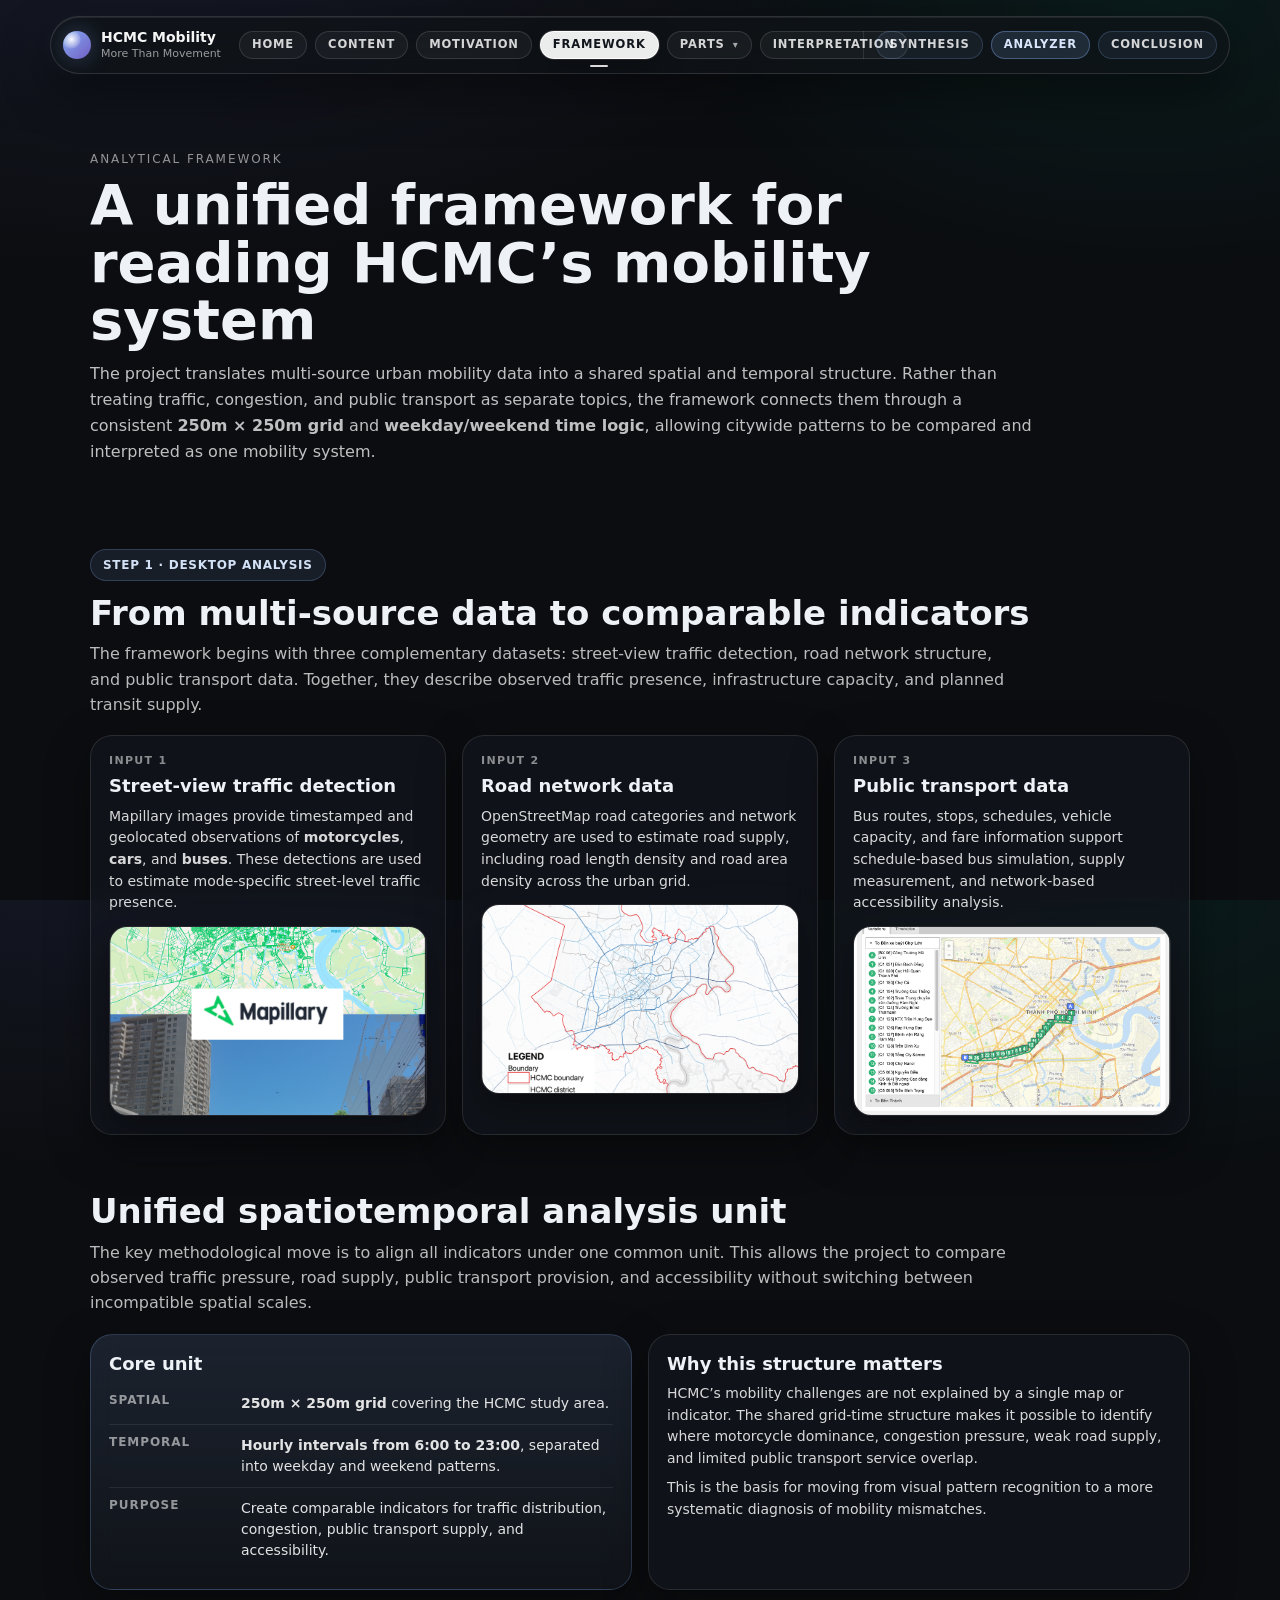
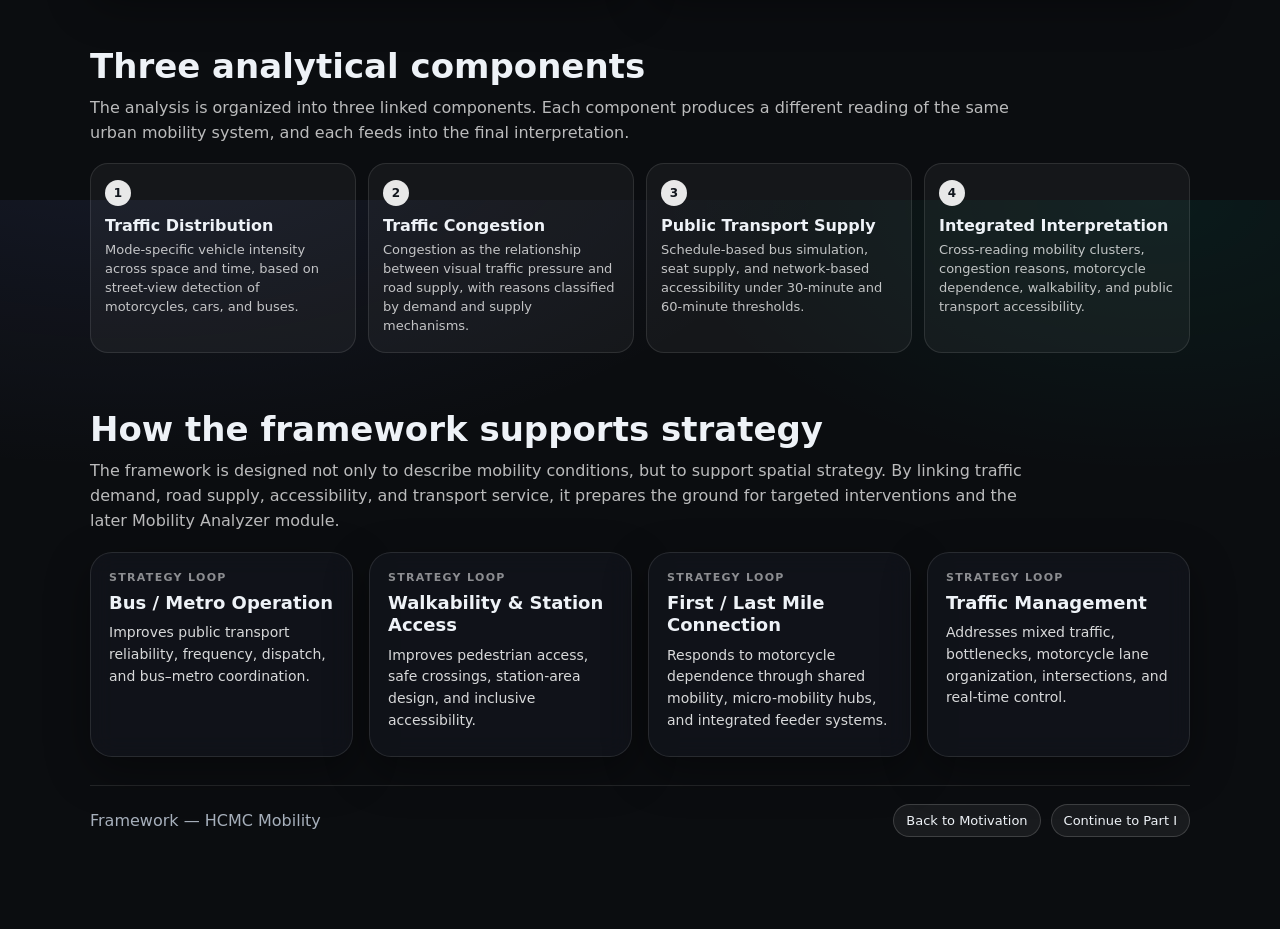
<file: framework.html>
<!doctype html>
<html lang="en">
<head>
  <meta charset="utf-8"/>
  <meta name="viewport" content="width=device-width,initial-scale=1"/>
  <title>Framework — HCMC Mobility</title>
  <link rel="stylesheet" href="style.css"/>

  <style>
    .page-pad{padding-top:118px;}
    .framework-page{padding-bottom:68px;}
    .page-head{margin-bottom:22px;}
    .h1{
      font-size:56px;
      line-height:1.03;
      margin:0 0 12px;
      max-width:980px;
    }
    .sublead{
      color:rgba(255,255,255,.74);
      max-width:94ch;
      line-height:1.62;
      margin:0;
      font-size:16px;
    }
    .section-block{padding:34px 0 24px;}
    .section-title{
      font-size:34px;
      line-height:1.08;
      margin:0 0 10px;
    }
    .section-intro{
      color:rgba(255,255,255,.72);
      line-height:1.58;
      max-width:92ch;
      margin:0 0 18px;
    }
    .framework-grid{
      display:grid;
      gap:16px;
    }
    .grid-2{grid-template-columns:repeat(2,minmax(0,1fr));}
    .grid-3{grid-template-columns:repeat(3,minmax(0,1fr));}
    .grid-4{grid-template-columns:repeat(4,minmax(0,1fr));}
    .fw-card{
      border-radius:22px;
      padding:18px;
      background:rgba(20,24,31,.62);
      border:1px solid rgba(255,255,255,.10);
      box-shadow:0 14px 44px rgba(0,0,0,.36);
      backdrop-filter:blur(12px);
      -webkit-backdrop-filter:blur(12px);
    }
    .fw-card.emph{
      background:linear-gradient(180deg,rgba(141,183,255,.13),rgba(20,24,31,.62));
      border-color:rgba(141,183,255,.22);
    }
    .fw-card h3{
      margin:0 0 8px;
      font-size:18px;
      line-height:1.25;
    }
    .fw-card p,
    .fw-card li{
      color:rgba(255,255,255,.84);
      line-height:1.55;
      font-size:14px;
    }
    .fw-card p{margin:7px 0;}
    .fw-card ul{margin:9px 0 0 18px;padding:0;}
    .fw-card li{margin:6px 0;}
    .small-label{
      font-size:11px;
      letter-spacing:.12em;
      text-transform:uppercase;
      color:rgba(255,255,255,.52);
      margin-bottom:8px;
      font-weight:800;
    }
    .metric-row{
      display:grid;
      grid-template-columns:120px 1fr;
      gap:12px;
      padding:10px 0;
      border-top:1px solid rgba(255,255,255,.08);
    }
    .metric-row:first-of-type{border-top:0;}
    .metric-k{
      color:rgba(255,255,255,.55);
      font-size:12px;
      font-weight:800;
      letter-spacing:.08em;
      text-transform:uppercase;
    }
    .metric-v{
      color:rgba(255,255,255,.88);
      line-height:1.5;
      font-size:14px;
    }
    .media{
      border-radius:18px;
      overflow:hidden;
      border:1px solid rgba(255,255,255,.10);
      background:rgba(0,0,0,.22);
      margin-top:12px;
      box-shadow:0 14px 34px rgba(0,0,0,.35);
    }
    .media img{
      display:block;
      width:100%;
      height:auto;
    }
    .media.fixed img{
      height:188px;
      object-fit:cover;
    }
    .process-strip{
      display:grid;
      grid-template-columns:repeat(4,minmax(0,1fr));
      gap:12px;
      margin-top:14px;
    }
    .process-step{
      position:relative;
      border-radius:18px;
      padding:16px 14px;
      border:1px solid rgba(255,255,255,.10);
      background:rgba(255,255,255,.045);
      min-height:132px;
    }
    .step-num{
      display:inline-flex;
      align-items:center;
      justify-content:center;
      width:26px;
      height:26px;
      border-radius:999px;
      background:rgba(255,255,255,.90);
      color:#11161d;
      font-weight:900;
      font-size:12px;
      margin-bottom:10px;
    }
    .step-title{font-weight:850;margin-bottom:6px;}
    .step-desc{color:rgba(255,255,255,.74);font-size:13px;line-height:1.46;}
    .pill-note{
      display:inline-flex;
      align-items:center;
      gap:8px;
      border-radius:999px;
      padding:8px 12px;
      background:rgba(141,183,255,.10);
      border:1px solid rgba(141,183,255,.22);
      color:rgba(220,234,255,.96);
      font-size:12px;
      font-weight:800;
      letter-spacing:.06em;
      text-transform:uppercase;
      margin:4px 0 14px;
    }
    .link-card{
      display:block;
      color:inherit;
      text-decoration:none;
      transition:transform .16s ease,border-color .16s ease,background .16s ease;
    }
    .link-card:hover{
      transform:translateY(-2px);
      border-color:rgba(255,255,255,.20);
      background:rgba(255,255,255,.075);
    }
    .footer-row{
      display:flex;
      justify-content:space-between;
      align-items:center;
      gap:12px;
      margin-top:28px;
      padding-top:18px;
      border-top:1px solid rgba(255,255,255,.10);
    }
    @media (max-width:1100px){
      .grid-4,.process-strip{grid-template-columns:repeat(2,minmax(0,1fr));}
      .grid-3{grid-template-columns:1fr;}
    }
    @media (max-width:860px){
      .page-pad{padding-top:96px;}
      .h1{font-size:42px;}
      .section-title{font-size:28px;}
      .grid-2,.grid-4,.process-strip{grid-template-columns:1fr;}
      .metric-row{grid-template-columns:1fr;gap:4px;}
      .footer-row{flex-direction:column;align-items:flex-start;}
    }
  </style>
</head>

<body class="theme-dark">
  <header class="topbar glass" role="banner">
    <a class="brand brand-link" href="index.html" aria-label="HCMC Mobility Home">
      <div class="brand-mark"></div>
      <div>
        <div class="brand-title">HCMC Mobility</div>
        <div class="brand-sub">More Than Movement</div>
      </div>
    </a>

    <nav class="topbar-nav" aria-label="Primary navigation">
      <div class="nav-group nav-main">
        <a class="pill" href="index.html">Home</a>
        <a class="pill" href="content.html">Content</a>
        <a class="pill" href="motivation.html">Motivation</a>
        <a class="pill active" href="framework.html">Framework</a>

        <div class="pill dropdown" tabindex="0" aria-label="Parts">
          <span>Parts</span>
          <div class="dropdown-menu" role="menu">
            <a role="menuitem" href="part1.html">Part I — Traffic Distribution</a>
            <a role="menuitem" href="part2.html">Part II — Measuring Congestion</a>
            <a role="menuitem" href="part3.html">Part III — Public Transport Supply</a>
          </div>
        </div>

        <a class="pill" href="interpretation.html">Interpretation</a>
      </div>

      <div class="nav-group nav-output">
        <a class="pill output" href="synthesis.html">Synthesis</a>
        <a class="pill output strong" href="analyzer.html">Analyzer</a>
        <a class="pill output" href="conclusion.html">Conclusion</a>
      </div>
    </nav>
  </header>

  <main class="page-pad framework-page">
    <section class="section-block" id="top">
      <div class="container page-head">
        <div class="kicker">ANALYTICAL FRAMEWORK</div>
        <h1 class="h1">A unified framework for reading HCMC’s mobility system</h1>
        <p class="sublead">
          The project translates multi-source urban mobility data into a shared spatial and temporal structure. Rather than treating traffic, congestion, and public transport as separate topics, the framework connects them through a consistent <b>250m × 250m grid</b> and <b>weekday/weekend time logic</b>, allowing citywide patterns to be compared and interpreted as one mobility system.
        </p>
      </div>
    </section>

    <section class="section-block">
      <div class="container">
        <div class="pill-note">Step 1 · Desktop Analysis</div>
        <h2 class="section-title">From multi-source data to comparable indicators</h2>
        <p class="section-intro">
          The framework begins with three complementary datasets: street-view traffic detection, road network structure, and public transport data. Together, they describe observed traffic presence, infrastructure capacity, and planned transit supply.
        </p>

        <div class="framework-grid grid-3">
          <article class="fw-card">
            <div class="small-label">Input 1</div>
            <h3>Street-view traffic detection</h3>
            <p>
              Mapillary images provide timestamped and geolocated observations of <b>motorcycles</b>, <b>cars</b>, and <b>buses</b>. These detections are used to estimate mode-specific street-level traffic presence.
            </p>
            <div class="media fixed"><img src="assets/mapillary.png" alt="Mapillary street-view input"/></div>
          </article>

          <article class="fw-card">
            <div class="small-label">Input 2</div>
            <h3>Road network data</h3>
            <p>
              OpenStreetMap road categories and network geometry are used to estimate road supply, including road length density and road area density across the urban grid.
            </p>
            <div class="media fixed"><img src="assets/road_network_data.png" alt="Road network data"/></div>
          </article>

          <article class="fw-card">
            <div class="small-label">Input 3</div>
            <h3>Public transport data</h3>
            <p>
              Bus routes, stops, schedules, vehicle capacity, and fare information support schedule-based bus simulation, supply measurement, and network-based accessibility analysis.
            </p>
            <div class="media fixed"><img src="assets/public_transport_data.png" alt="Public transport data"/></div>
          </article>
        </div>
      </div>
    </section>

    <section class="section-block">
      <div class="container">
        <h2 class="section-title">Unified spatiotemporal analysis unit</h2>
        <p class="section-intro">
          The key methodological move is to align all indicators under one common unit. This allows the project to compare observed traffic pressure, road supply, public transport provision, and accessibility without switching between incompatible spatial scales.
        </p>

        <div class="framework-grid grid-2">
          <article class="fw-card emph">
            <h3>Core unit</h3>
            <div class="metric-row">
              <div class="metric-k">Spatial</div>
              <div class="metric-v"><b>250m × 250m grid</b> covering the HCMC study area.</div>
            </div>
            <div class="metric-row">
              <div class="metric-k">Temporal</div>
              <div class="metric-v"><b>Hourly intervals from 6:00 to 23:00</b>, separated into weekday and weekend patterns.</div>
            </div>
            <div class="metric-row">
              <div class="metric-k">Purpose</div>
              <div class="metric-v">Create comparable indicators for traffic distribution, congestion, public transport supply, and accessibility.</div>
            </div>
          </article>

          <article class="fw-card">
            <h3>Why this structure matters</h3>
            <p>
              HCMC’s mobility challenges are not explained by a single map or indicator. The shared grid-time structure makes it possible to identify where motorcycle dominance, congestion pressure, weak road supply, and limited public transport service overlap.
            </p>
            <p>
              This is the basis for moving from visual pattern recognition to a more systematic diagnosis of mobility mismatches.
            </p>
          </article>
        </div>
      </div>
    </section>

    <section class="section-block">
      <div class="container">
        <h2 class="section-title">Three analytical components</h2>
        <p class="section-intro">
          The analysis is organized into three linked components. Each component produces a different reading of the same urban mobility system, and each feeds into the final interpretation.
        </p>

        <div class="process-strip">
          <a class="process-step link-card" href="part1.html">
            <div class="step-num">1</div>
            <div class="step-title">Traffic Distribution</div>
            <div class="step-desc">Mode-specific vehicle intensity across space and time, based on street-view detection of motorcycles, cars, and buses.</div>
          </a>

          <a class="process-step link-card" href="part2.html">
            <div class="step-num">2</div>
            <div class="step-title">Traffic Congestion</div>
            <div class="step-desc">Congestion as the relationship between visual traffic pressure and road supply, with reasons classified by demand and supply mechanisms.</div>
          </a>

          <a class="process-step link-card" href="part3.html">
            <div class="step-num">3</div>
            <div class="step-title">Public Transport Supply</div>
            <div class="step-desc">Schedule-based bus simulation, seat supply, and network-based accessibility under 30-minute and 60-minute thresholds.</div>
          </a>

          <a class="process-step link-card" href="interpretation.html">
            <div class="step-num">4</div>
            <div class="step-title">Integrated Interpretation</div>
            <div class="step-desc">Cross-reading mobility clusters, congestion reasons, motorcycle dependence, walkability, and public transport accessibility.</div>
          </a>
        </div>
      </div>
    </section>

    <section class="section-block">
      <div class="container">
        <h2 class="section-title">How the framework supports strategy</h2>
        <p class="section-intro">
          The framework is designed not only to describe mobility conditions, but to support spatial strategy. By linking traffic demand, road supply, accessibility, and transport service, it prepares the ground for targeted interventions and the later Mobility Analyzer module.
        </p>

        <div class="framework-grid grid-4">
          <article class="fw-card">
            <div class="small-label">Strategy Loop</div>
            <h3>Bus / Metro Operation</h3>
            <p>Improves public transport reliability, frequency, dispatch, and bus–metro coordination.</p>
          </article>

          <article class="fw-card">
            <div class="small-label">Strategy Loop</div>
            <h3>Walkability & Station Access</h3>
            <p>Improves pedestrian access, safe crossings, station-area design, and inclusive accessibility.</p>
          </article>

          <article class="fw-card">
            <div class="small-label">Strategy Loop</div>
            <h3>First / Last Mile Connection</h3>
            <p>Responds to motorcycle dependence through shared mobility, micro-mobility hubs, and integrated feeder systems.</p>
          </article>

          <article class="fw-card">
            <div class="small-label">Strategy Loop</div>
            <h3>Traffic Management</h3>
            <p>Addresses mixed traffic, bottlenecks, motorcycle lane organization, intersections, and real-time control.</p>
          </article>
        </div>

        <div class="footer-row">
          <div class="muted">Framework — HCMC Mobility</div>
          <div style="display:flex;gap:10px;flex-wrap:wrap;">
            <a class="btn small" href="motivation.html">Back to Motivation</a>
            <a class="btn small" href="part1.html">Continue to Part I</a>
          </div>
        </div>
      </div>
    </section>
  </main>

  <script src="script.js"></script>
</body>
</html>
</file>
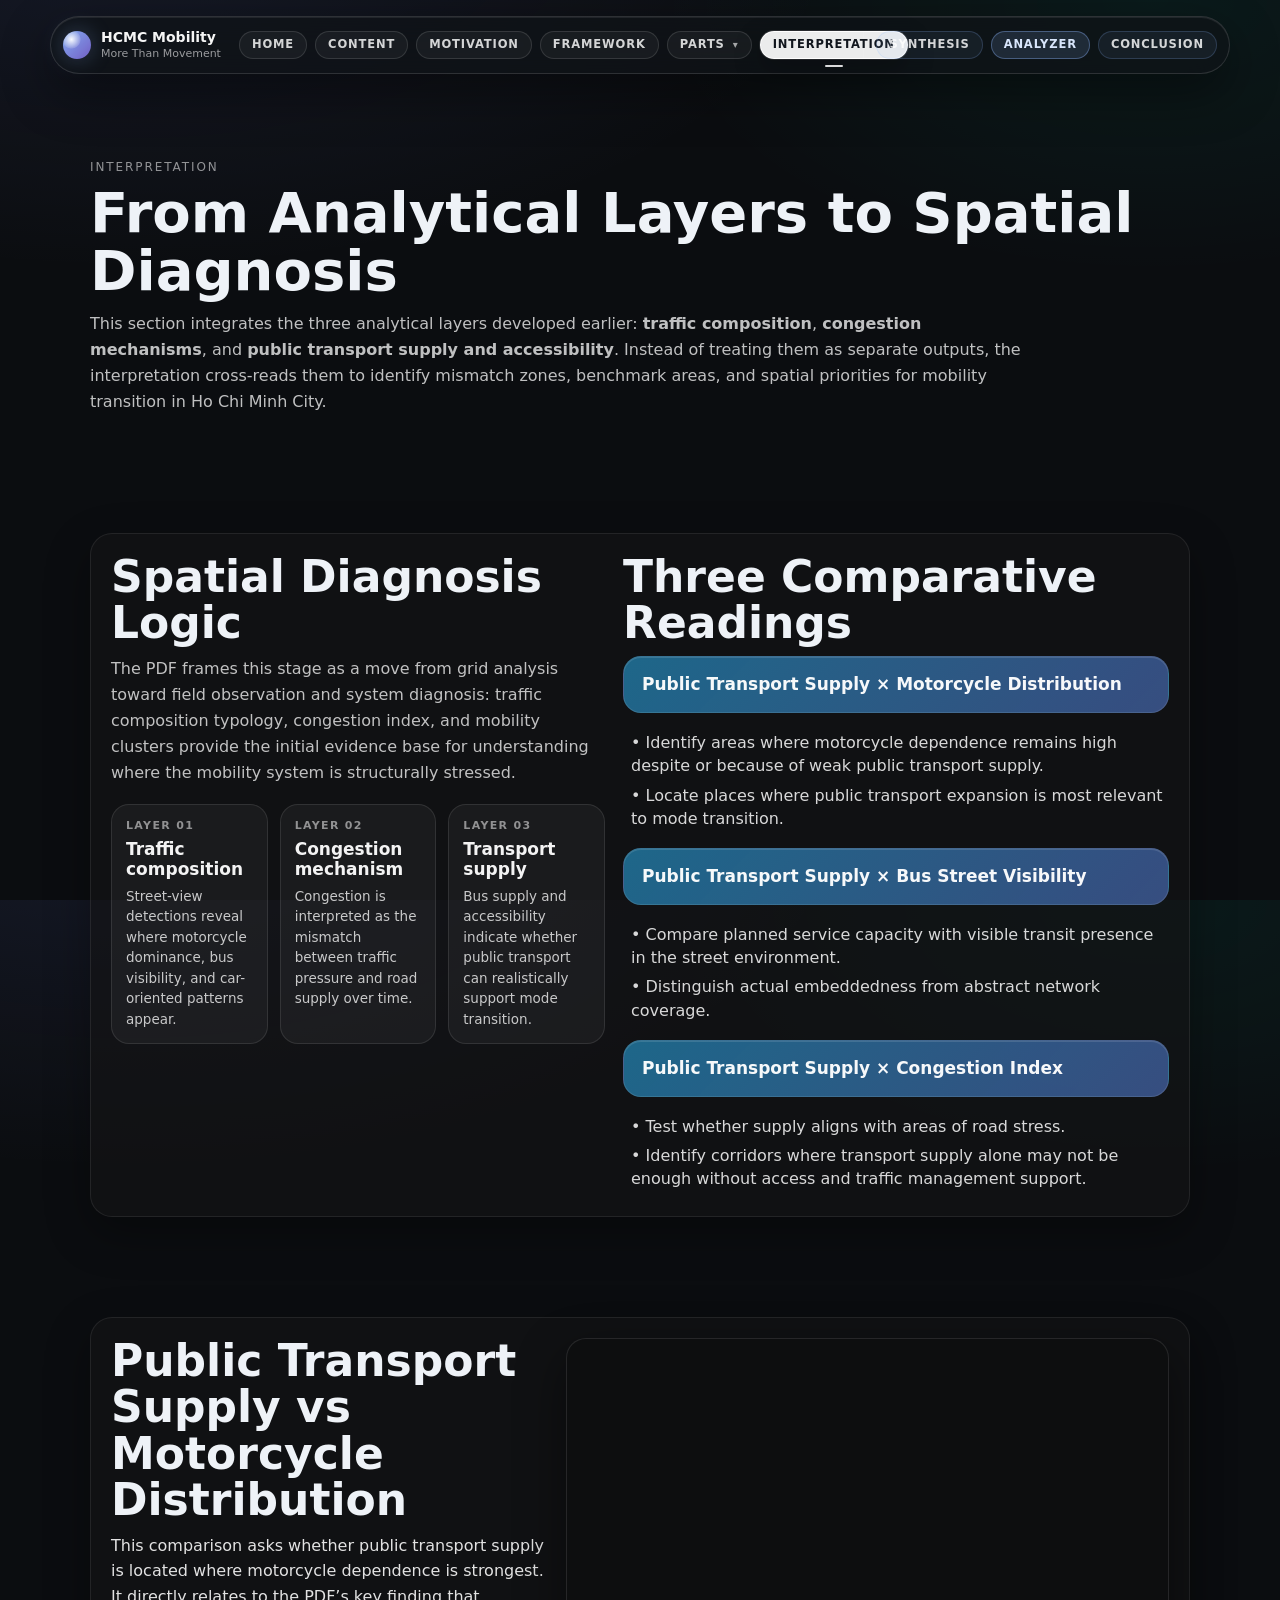
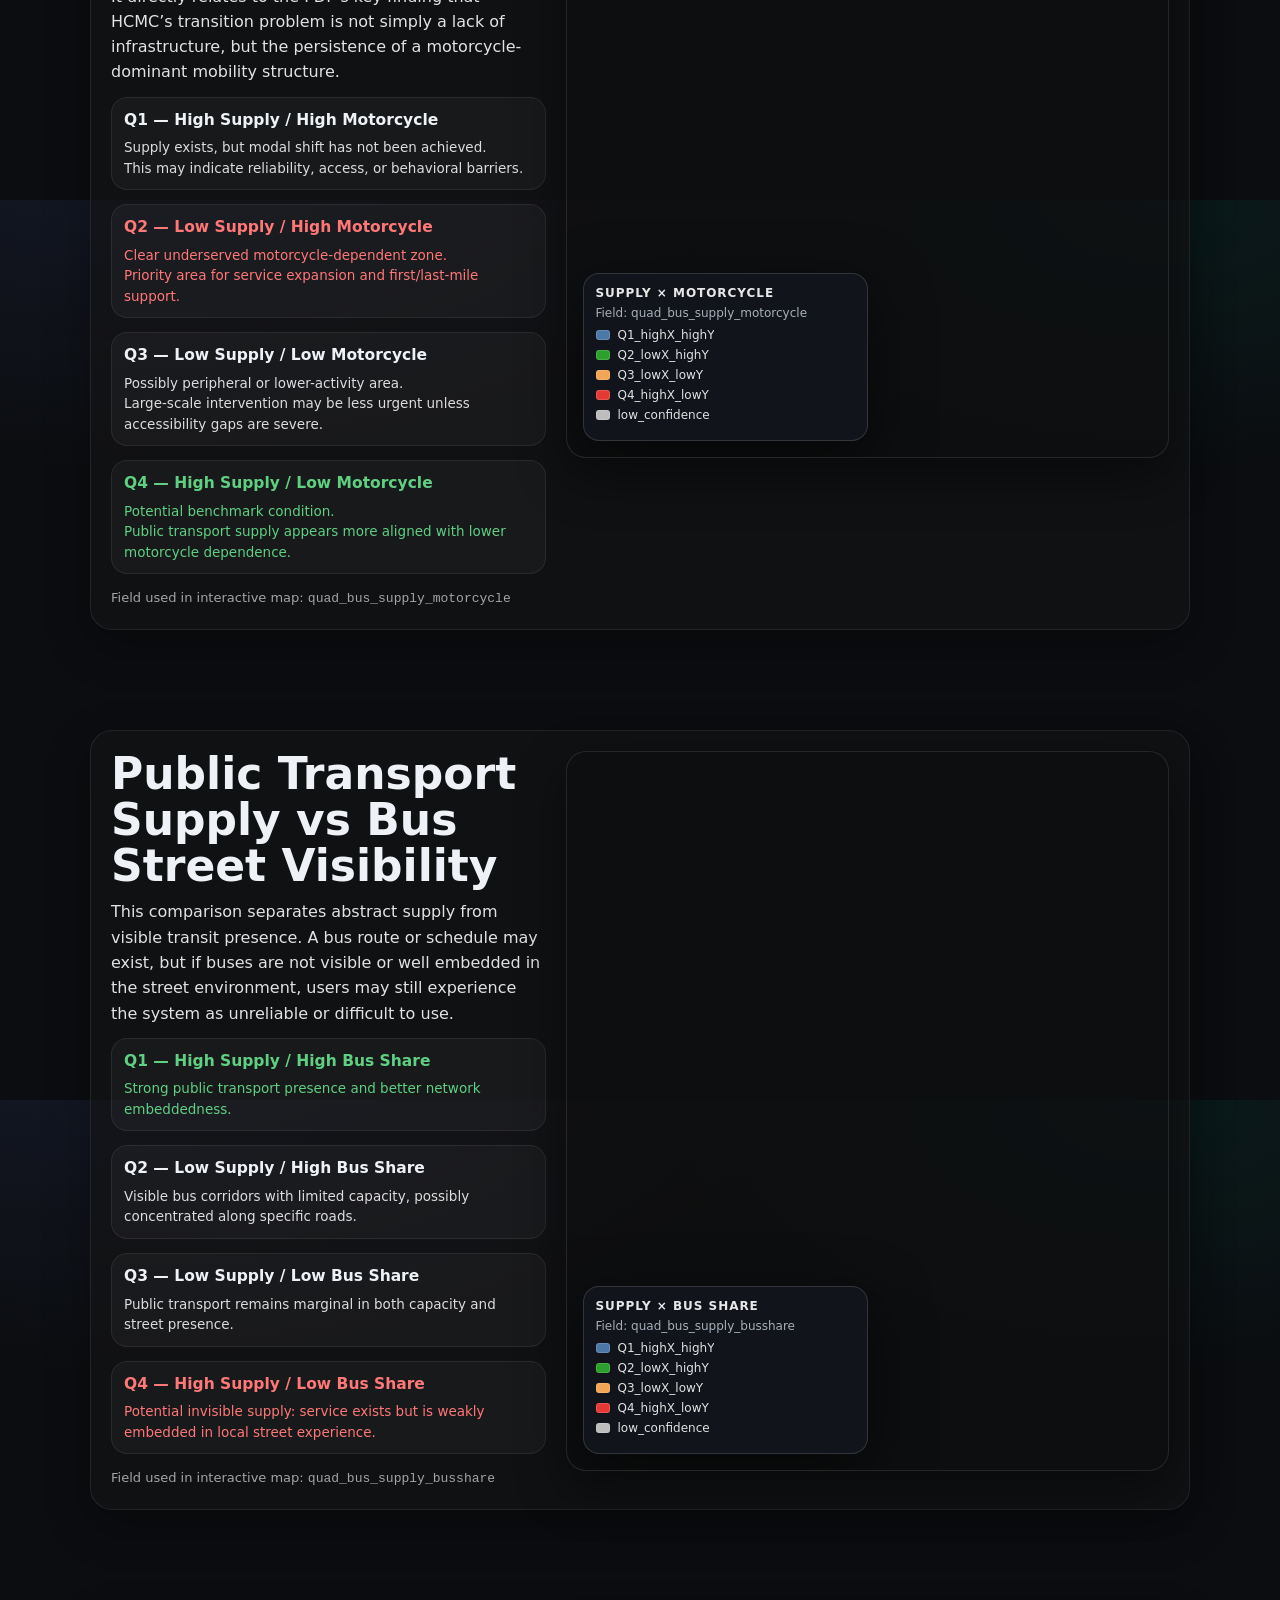
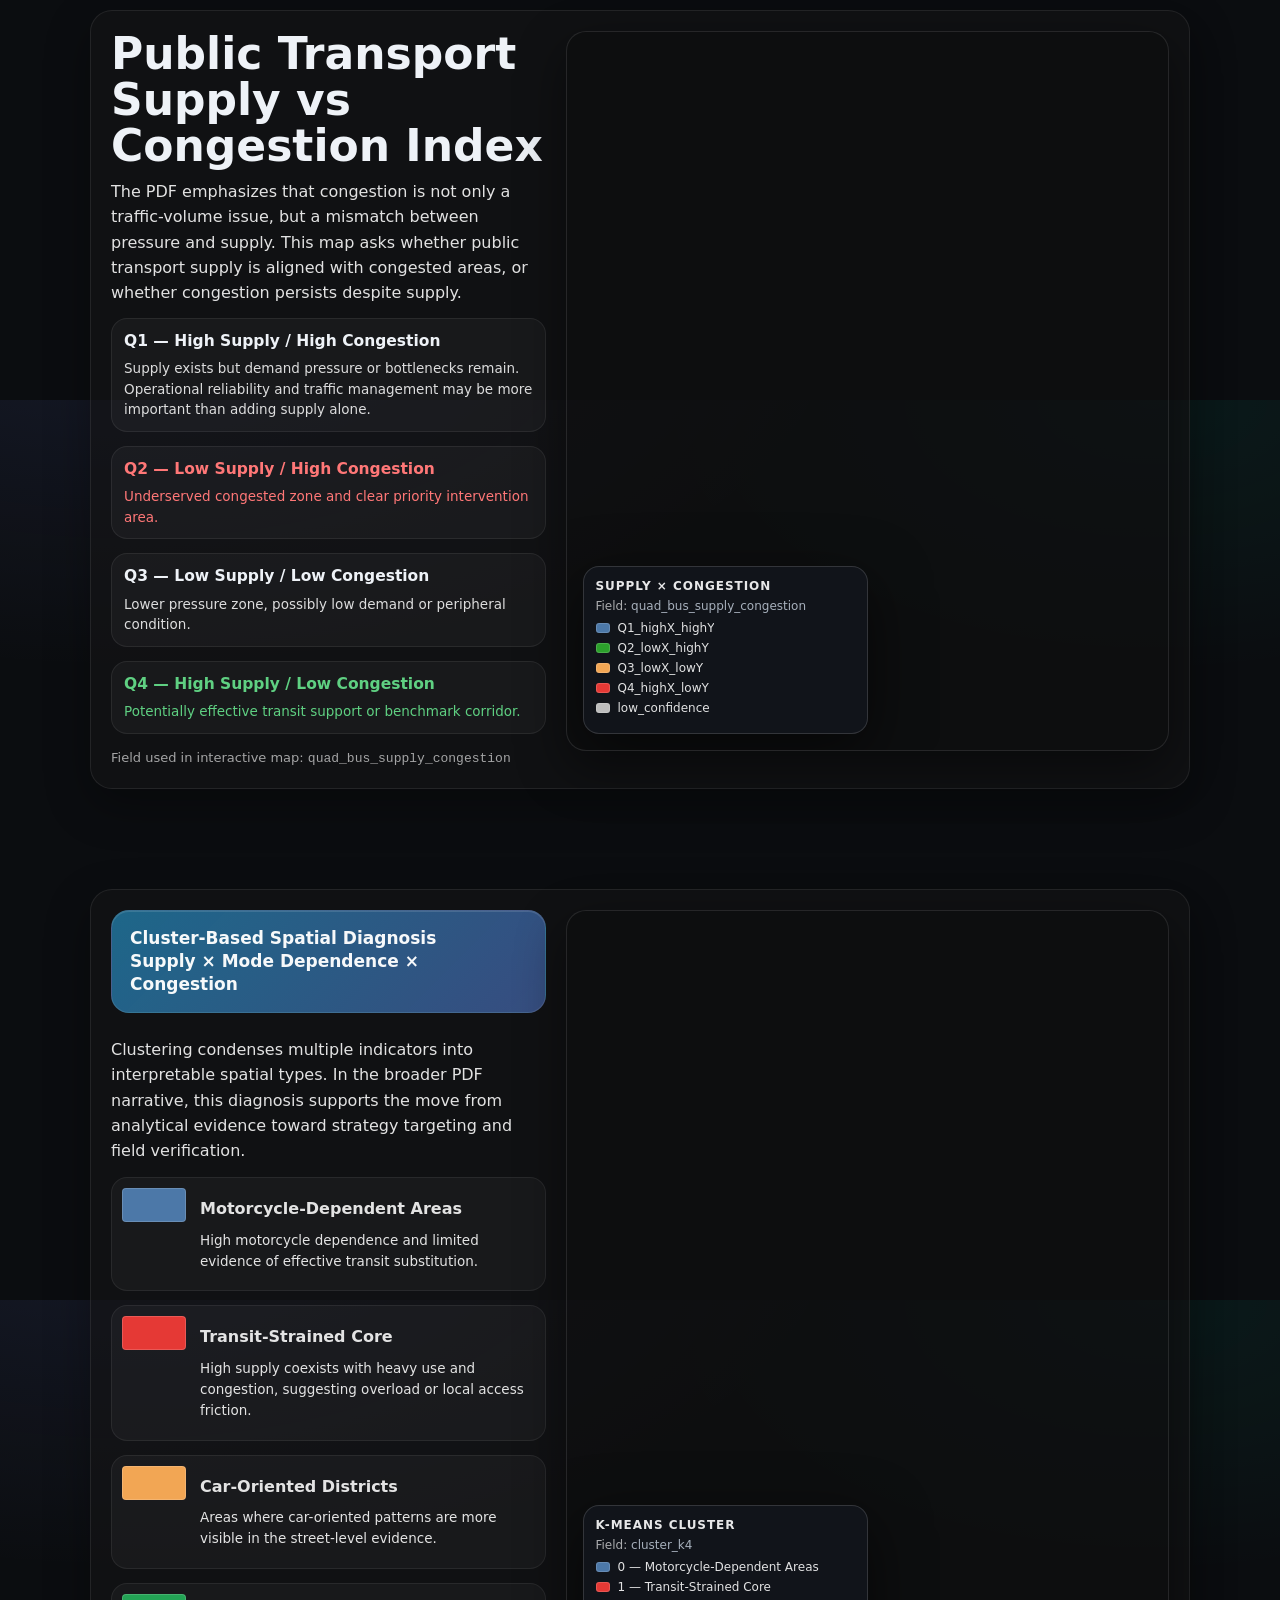
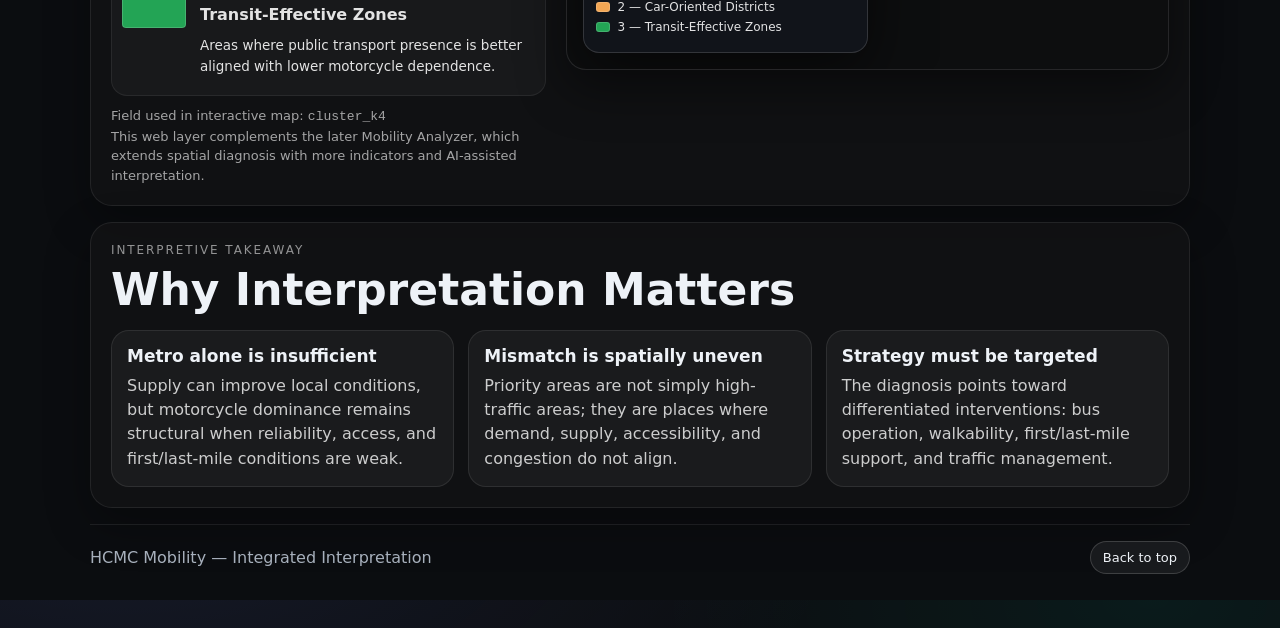
<file: interpretation.html>
<!doctype html>
<html lang="en">
<head>
  <meta charset="utf-8" />
  <meta name="viewport" content="width=device-width,initial-scale=1" />
  <title>Integrated Interpretation | HCMC Mobility</title>

  <link rel="stylesheet" href="style.css" />

  <!-- Mapbox GL -->
  <link href="https://api.mapbox.com/mapbox-gl-js/v2.15.0/mapbox-gl.css" rel="stylesheet" />
  <script src="https://api.mapbox.com/mapbox-gl-js/v2.15.0/mapbox-gl.js"></script>

  <style>
    .page-pad{ padding-top:118px; }
    .section-tight{ padding: 42px 0 58px; }
    .page-head{ margin-bottom:18px; }
    .h1{ font-size:56px; line-height:1.03; margin:0 0 12px; }
    .sublead{ color:rgba(255,255,255,.74); max-width:92ch; line-height:1.62; margin:0; }

    .analysis-card{
      border-radius:22px;
      padding:20px;
      background:rgba(20,20,22,.66);
      border:1px solid rgba(255,255,255,.08);
      box-shadow:0 16px 46px rgba(0,0,0,.32);
    }

    .intro-grid{ display:grid; grid-template-columns: .95fr 1.05fr; gap:18px; align-items:start; }
    .logic-strip{ display:grid; grid-template-columns:repeat(3,minmax(0,1fr)); gap:12px; margin-top:18px; }
    .logic-card{ border-radius:18px; border:1px solid rgba(255,255,255,.10); background:rgba(255,255,255,.045); padding:14px; }
    .logic-num{ font-size:11px; letter-spacing:.12em; text-transform:uppercase; color:rgba(255,255,255,.52); font-weight:800; margin-bottom:7px; }
    .logic-title{ font-size:17px; font-weight:900; margin-bottom:7px; color:rgba(255,255,255,.95); }
    .logic-card p{ margin:0; color:rgba(255,255,255,.76); line-height:1.52; font-size:13.5px; }

    .analysis-pill{
      border-radius:18px;
      background:linear-gradient(135deg, rgba(31,107,143,.96), rgba(61,86,143,.88));
      color:rgba(255,255,255,.96);
      padding:16px 18px;
      font-size:17px;
      font-weight:850;
      line-height:1.35;
      border:1px solid rgba(255,255,255,.10);
      box-shadow: inset 0 1px 0 rgba(255,255,255,.12);
    }
    .analysis-boxes{ display:grid; gap:12px; margin-top:8px; }
    .analysis-boxes p{ color:rgba(255,255,255,.84); line-height:1.45; }

    .analysis-layout{ display:grid; grid-template-columns: .9fr 1.25fr; gap:20px; align-items:start; }
    .analysis-text h2{ margin-top:0; }
    .analysis-text p{ margin:8px 0; line-height:1.58; color:rgba(255,255,255,.88); }
    .analysis-text ul{ margin:10px 0 0; padding-left:20px; color:rgba(255,255,255,.86); }
    .analysis-text li{ margin:7px 0; line-height:1.5; }

    .qblock{ margin:12px 0 14px; line-height:1.52; padding:11px 12px; border-radius:16px; background:rgba(255,255,255,.035); border:1px solid rgba(255,255,255,.075); }
    .qtitle{ font-weight:900; font-size:15.5px; display:block; margin-bottom:5px; }
    .qline{ display:block; color:rgba(255,255,255,.85); font-size:13.5px; }
    .c-blue{ color:#5b8bd9; }
    .c-green{ color:#5fd082; }
    .c-orange{ color:#f2a654; }
    .c-red{ color:#ff7777; }
    .c-grey{ color:#bdbdbd; }
    .small-muted{ color:rgba(255,255,255,.62); font-size:13px; line-height:1.5; margin-top:10px; }

    .map-wrap{ position:relative; min-height:720px; border-radius:20px; overflow:hidden; border:1px solid rgba(255,255,255,.10); background:rgba(0,0,0,.16); box-shadow:0 18px 50px rgba(0,0,0,.45); }
    .map-wrap.cluster{ min-height:760px; }
    .map{ position:absolute; inset:0; }

    .legend-box{ position:absolute; left:16px; bottom:16px; z-index:5; width:285px; padding:12px; border-radius:16px; background:rgba(18,22,28,.90); border:1px solid rgba(255,255,255,.14); box-shadow:0 18px 60px rgba(0,0,0,.55); backdrop-filter:blur(14px); -webkit-backdrop-filter:blur(14px); font-size:12.5px; color:rgba(255,255,255,.90); }
    .legend-title{ font-weight:800; letter-spacing:.08em; font-size:12px; margin-bottom:6px; text-transform:uppercase; }
    .legend-sub{ color:rgba(255,255,255,.65); font-size:12px; margin-bottom:8px; }
    .legend-row{ display:flex; align-items:center; justify-content:space-between; gap:10px; margin:6px 0; }
    .legend-left{ display:flex; align-items:center; gap:8px; min-width:0; }
    .swatch{ width:14px; height:10px; border-radius:3px; border:1px solid rgba(255,255,255,.15); flex:0 0 auto; }
    .legend-k{ color:rgba(255,255,255,.88); white-space:nowrap; overflow:hidden; text-overflow:ellipsis; }

    .cluster-list{ display:grid; gap:14px; margin-top:14px; }
    .cluster-item{ display:grid; grid-template-columns:64px 1fr; gap:14px; align-items:start; border-radius:16px; padding:10px; background:rgba(255,255,255,.035); border:1px solid rgba(255,255,255,.07); }
    .cluster-swatch{ width:64px; height:34px; border-radius:4px; border:1px solid rgba(255,255,255,.16); }
    .cluster-name{ font-size:16px; font-weight:900; margin:0 0 4px; color:rgba(255,255,255,.95); }
    .cluster-desc{ margin:0; color:rgba(255,255,255,.82); line-height:1.48; font-size:13.5px; }

    .takeaway-grid{ display:grid; grid-template-columns:repeat(3,minmax(0,1fr)); gap:14px; margin-top:16px; }
    .takeaway{ border-radius:18px; background:rgba(255,255,255,.045); border:1px solid rgba(255,255,255,.09); padding:15px; }
    .takeaway h3{ margin:0 0 8px; font-size:17px; }
    .takeaway p{ margin:0; color:rgba(255,255,255,.78); line-height:1.52; }

    @media (max-width:1100px){
      .analysis-layout,.intro-grid{ grid-template-columns:1fr; }
      .logic-strip,.takeaway-grid{ grid-template-columns:1fr; }
      .map-wrap,.map-wrap.cluster{ min-height:620px; }
    }
    @media (max-width:820px){
      .h1{ font-size:42px; }
      .map-wrap,.map-wrap.cluster{ min-height:560px; }
      .legend-box{ width:245px; }
    }
  </style>
</head>

<body class="theme-dark">
  <header class="topbar glass" role="banner">
    <a class="brand brand-link" href="index.html" aria-label="HCMC Mobility Home">
      <div class="brand-mark"></div>
      <div>
        <div class="brand-title">HCMC Mobility</div>
        <div class="brand-sub">More Than Movement</div>
      </div>
    </a>

    <nav class="topbar-nav" aria-label="Primary navigation">
      <div class="nav-group nav-main">
        <a class="pill" href="index.html">Home</a>
        <a class="pill" href="content.html">Content</a>
        <a class="pill" href="motivation.html">Motivation</a>
        <a class="pill" href="framework.html">Framework</a>

        <div class="pill dropdown" tabindex="0" aria-label="Parts">
          <span>Parts</span>
          <div class="dropdown-menu" role="menu">
            <a role="menuitem" href="part1.html">Part I — Traffic Distribution</a>
            <a role="menuitem" href="part2.html">Part II — Measuring Congestion</a>
            <a role="menuitem" href="part3.html">Part III — Public Transport Supply</a>
          </div>
        </div>

        <a class="pill active" href="interpretation.html">Interpretation</a>
      </div>

      <div class="nav-group nav-output">
        <a class="pill output" href="synthesis.html">Synthesis</a>
        <a class="pill output strong" href="analyzer.html">Analyzer</a>
        <a class="pill output" href="conclusion.html">Conclusion</a>
      </div>
    </nav>
  </header>

  <main class="page-pad">
    <section class="section-tight" id="top">
      <div class="container page-head">
        <div class="kicker">INTERPRETATION</div>
        <h1 class="h1">From Analytical Layers to Spatial Diagnosis</h1>
        <p class="sublead">
          This section integrates the three analytical layers developed earlier: <b>traffic composition</b>,
          <b>congestion mechanisms</b>, and <b>public transport supply and accessibility</b>. Instead of treating them
          as separate outputs, the interpretation cross-reads them to identify mismatch zones, benchmark areas,
          and spatial priorities for mobility transition in Ho Chi Minh City.
        </p>
      </div>
    </section>

    <section class="section-tight" id="overview">
      <div class="container">
        <div class="analysis-card">
          <div class="intro-grid">
            <div>
              <h2 class="h2" style="margin-top:0;">Spatial Diagnosis Logic</h2>
              <p class="sublead" style="max-width:none;">
                The PDF frames this stage as a move from grid analysis toward field observation and system diagnosis:
                traffic composition typology, congestion index, and mobility clusters provide the initial evidence base
                for understanding where the mobility system is structurally stressed.
              </p>

              <div class="logic-strip">
                <div class="logic-card">
                  <div class="logic-num">Layer 01</div>
                  <div class="logic-title">Traffic composition</div>
                  <p>Street-view detections reveal where motorcycle dominance, bus visibility, and car-oriented patterns appear.</p>
                </div>
                <div class="logic-card">
                  <div class="logic-num">Layer 02</div>
                  <div class="logic-title">Congestion mechanism</div>
                  <p>Congestion is interpreted as the mismatch between traffic pressure and road supply over time.</p>
                </div>
                <div class="logic-card">
                  <div class="logic-num">Layer 03</div>
                  <div class="logic-title">Transport supply</div>
                  <p>Bus supply and accessibility indicate whether public transport can realistically support mode transition.</p>
                </div>
              </div>
            </div>

            <div>
              <h2 class="h2" style="margin-top:0;">Three Comparative Readings</h2>
              <div class="analysis-boxes">
                <div class="analysis-pill">Public Transport Supply × Motorcycle Distribution</div>
                <div style="padding-left:8px;">
                  <p style="margin:6px 0;">• Identify areas where motorcycle dependence remains high despite or because of weak public transport supply.</p>
                  <p style="margin:6px 0;">• Locate places where public transport expansion is most relevant to mode transition.</p>
                </div>

                <div class="analysis-pill">Public Transport Supply × Bus Street Visibility</div>
                <div style="padding-left:8px;">
                  <p style="margin:6px 0;">• Compare planned service capacity with visible transit presence in the street environment.</p>
                  <p style="margin:6px 0;">• Distinguish actual embeddedness from abstract network coverage.</p>
                </div>

                <div class="analysis-pill">Public Transport Supply × Congestion Index</div>
                <div style="padding-left:8px;">
                  <p style="margin:6px 0;">• Test whether supply aligns with areas of road stress.</p>
                  <p style="margin:6px 0;">• Identify corridors where transport supply alone may not be enough without access and traffic management support.</p>
                </div>
              </div>
            </div>
          </div>
        </div>
      </div>
    </section>

    <section class="section-tight" id="supply-mc">
      <div class="container">
        <div class="analysis-card">
          <div class="analysis-layout">
            <div class="analysis-text">
              <h2 class="h2">Public Transport Supply vs Motorcycle Distribution</h2>
              <p>
                This comparison asks whether public transport supply is located where motorcycle dependence is strongest.
                It directly relates to the PDF’s key finding that HCMC’s transition problem is not simply a lack of infrastructure,
                but the persistence of a motorcycle-dominant mobility structure.
              </p>

              <div class="qblock">
                <span class="qtitle">Q1 — High Supply / High Motorcycle</span>
                <span class="qline">Supply exists, but modal shift has not been achieved.</span>
                <span class="qline">This may indicate reliability, access, or behavioral barriers.</span>
              </div>

              <div class="qblock">
                <span class="qtitle c-red">Q2 — Low Supply / High Motorcycle</span>
                <span class="qline c-red">Clear underserved motorcycle-dependent zone.</span>
                <span class="qline c-red">Priority area for service expansion and first/last-mile support.</span>
              </div>

              <div class="qblock">
                <span class="qtitle">Q3 — Low Supply / Low Motorcycle</span>
                <span class="qline">Possibly peripheral or lower-activity area.</span>
                <span class="qline">Large-scale intervention may be less urgent unless accessibility gaps are severe.</span>
              </div>

              <div class="qblock">
                <span class="qtitle c-green">Q4 — High Supply / Low Motorcycle</span>
                <span class="qline c-green">Potential benchmark condition.</span>
                <span class="qline c-green">Public transport supply appears more aligned with lower motorcycle dependence.</span>
              </div>

              <div class="small-muted">Field used in interactive map: <code>quad_bus_supply_motorcycle</code></div>
            </div>

            <div class="map-wrap">
              <div id="mapMotorcycle" class="map" aria-label="Public transport supply vs motorcycle distribution"></div>
              <div class="legend-box">
                <div class="legend-title">Supply × Motorcycle</div>
                <div class="legend-sub">Field: <span class="muted">quad_bus_supply_motorcycle</span></div>
                <div class="legend-row"><div class="legend-left"><span class="swatch" style="background:#4c78a8"></span><span class="legend-k">Q1_highX_highY</span></div></div>
                <div class="legend-row"><div class="legend-left"><span class="swatch" style="background:#2ca02c"></span><span class="legend-k">Q2_lowX_highY</span></div></div>
                <div class="legend-row"><div class="legend-left"><span class="swatch" style="background:#f2a654"></span><span class="legend-k">Q3_lowX_lowY</span></div></div>
                <div class="legend-row"><div class="legend-left"><span class="swatch" style="background:#e53935"></span><span class="legend-k">Q4_highX_lowY</span></div></div>
                <div class="legend-row"><div class="legend-left"><span class="swatch" style="background:#bdbdbd"></span><span class="legend-k">low_confidence</span></div></div>
              </div>
            </div>
          </div>
        </div>
      </div>
    </section>

    <section class="section-tight" id="supply-busshare">
      <div class="container">
        <div class="analysis-card">
          <div class="analysis-layout">
            <div class="analysis-text">
              <h2 class="h2">Public Transport Supply vs Bus Street Visibility</h2>
              <p>
                This comparison separates abstract supply from visible transit presence. A bus route or schedule may exist,
                but if buses are not visible or well embedded in the street environment, users may still experience the system
                as unreliable or difficult to use.
              </p>

              <div class="qblock">
                <span class="qtitle c-green">Q1 — High Supply / High Bus Share</span>
                <span class="qline c-green">Strong public transport presence and better network embeddedness.</span>
              </div>
              <div class="qblock">
                <span class="qtitle">Q2 — Low Supply / High Bus Share</span>
                <span class="qline">Visible bus corridors with limited capacity, possibly concentrated along specific roads.</span>
              </div>
              <div class="qblock">
                <span class="qtitle">Q3 — Low Supply / Low Bus Share</span>
                <span class="qline">Public transport remains marginal in both capacity and street presence.</span>
              </div>
              <div class="qblock">
                <span class="qtitle c-red">Q4 — High Supply / Low Bus Share</span>
                <span class="qline c-red">Potential invisible supply: service exists but is weakly embedded in local street experience.</span>
              </div>

              <div class="small-muted">Field used in interactive map: <code>quad_bus_supply_busshare</code></div>
            </div>

            <div class="map-wrap">
              <div id="mapBusShare" class="map" aria-label="Public transport supply vs bus share"></div>
              <div class="legend-box">
                <div class="legend-title">Supply × Bus Share</div>
                <div class="legend-sub">Field: <span class="muted">quad_bus_supply_busshare</span></div>
                <div class="legend-row"><div class="legend-left"><span class="swatch" style="background:#4c78a8"></span><span class="legend-k">Q1_highX_highY</span></div></div>
                <div class="legend-row"><div class="legend-left"><span class="swatch" style="background:#2ca02c"></span><span class="legend-k">Q2_lowX_highY</span></div></div>
                <div class="legend-row"><div class="legend-left"><span class="swatch" style="background:#f2a654"></span><span class="legend-k">Q3_lowX_lowY</span></div></div>
                <div class="legend-row"><div class="legend-left"><span class="swatch" style="background:#e53935"></span><span class="legend-k">Q4_highX_lowY</span></div></div>
                <div class="legend-row"><div class="legend-left"><span class="swatch" style="background:#bdbdbd"></span><span class="legend-k">low_confidence</span></div></div>
              </div>
            </div>
          </div>
        </div>
      </div>
    </section>

    <section class="section-tight" id="supply-congestion">
      <div class="container">
        <div class="analysis-card">
          <div class="analysis-layout">
            <div class="analysis-text">
              <h2 class="h2">Public Transport Supply vs Congestion Index</h2>
              <p>
                The PDF emphasizes that congestion is not only a traffic-volume issue, but a mismatch between pressure and supply.
                This map asks whether public transport supply is aligned with congested areas, or whether congestion persists despite supply.
              </p>

              <div class="qblock">
                <span class="qtitle">Q1 — High Supply / High Congestion</span>
                <span class="qline">Supply exists but demand pressure or bottlenecks remain.</span>
                <span class="qline">Operational reliability and traffic management may be more important than adding supply alone.</span>
              </div>
              <div class="qblock">
                <span class="qtitle c-red">Q2 — Low Supply / High Congestion</span>
                <span class="qline c-red">Underserved congested zone and clear priority intervention area.</span>
              </div>
              <div class="qblock">
                <span class="qtitle">Q3 — Low Supply / Low Congestion</span>
                <span class="qline">Lower pressure zone, possibly low demand or peripheral condition.</span>
              </div>
              <div class="qblock">
                <span class="qtitle c-green">Q4 — High Supply / Low Congestion</span>
                <span class="qline c-green">Potentially effective transit support or benchmark corridor.</span>
              </div>

              <div class="small-muted">Field used in interactive map: <code>quad_bus_supply_congestion</code></div>
            </div>

            <div class="map-wrap">
              <div id="mapCongestion" class="map" aria-label="Public transport supply vs congestion index"></div>
              <div class="legend-box">
                <div class="legend-title">Supply × Congestion</div>
                <div class="legend-sub">Field: <span class="muted">quad_bus_supply_congestion</span></div>
                <div class="legend-row"><div class="legend-left"><span class="swatch" style="background:#4c78a8"></span><span class="legend-k">Q1_highX_highY</span></div></div>
                <div class="legend-row"><div class="legend-left"><span class="swatch" style="background:#2ca02c"></span><span class="legend-k">Q2_lowX_highY</span></div></div>
                <div class="legend-row"><div class="legend-left"><span class="swatch" style="background:#f2a654"></span><span class="legend-k">Q3_lowX_lowY</span></div></div>
                <div class="legend-row"><div class="legend-left"><span class="swatch" style="background:#e53935"></span><span class="legend-k">Q4_highX_lowY</span></div></div>
                <div class="legend-row"><div class="legend-left"><span class="swatch" style="background:#bdbdbd"></span><span class="legend-k">low_confidence</span></div></div>
              </div>
            </div>
          </div>
        </div>
      </div>
    </section>

    <section class="section-tight" id="kmeans">
      <div class="container">
        <div class="analysis-card">
          <div class="analysis-layout">
            <div class="analysis-text">
              <div class="analysis-pill" style="display:inline-block; margin-bottom:16px;">
                Cluster-Based Spatial Diagnosis<br/>
                Supply × Mode Dependence × Congestion
              </div>
              <p>
                Clustering condenses multiple indicators into interpretable spatial types. In the broader PDF narrative,
                this diagnosis supports the move from analytical evidence toward strategy targeting and field verification.
              </p>

              <div class="cluster-list">
                <div class="cluster-item"><div class="cluster-swatch" style="background:#4c78a8;"></div><div><p class="cluster-name">Motorcycle-Dependent Areas</p><p class="cluster-desc">High motorcycle dependence and limited evidence of effective transit substitution.</p></div></div>
                <div class="cluster-item"><div class="cluster-swatch" style="background:#e53935;"></div><div><p class="cluster-name">Transit-Strained Core</p><p class="cluster-desc">High supply coexists with heavy use and congestion, suggesting overload or local access friction.</p></div></div>
                <div class="cluster-item"><div class="cluster-swatch" style="background:#f2a654;"></div><div><p class="cluster-name">Car-Oriented Districts</p><p class="cluster-desc">Areas where car-oriented patterns are more visible in the street-level evidence.</p></div></div>
                <div class="cluster-item"><div class="cluster-swatch" style="background:#23a455;"></div><div><p class="cluster-name">Transit-Effective Zones</p><p class="cluster-desc">Areas where public transport presence is better aligned with lower motorcycle dependence.</p></div></div>
              </div>

              <div class="small-muted">
                Field used in interactive map: <code>cluster_k4</code><br/>
                This web layer complements the later Mobility Analyzer, which extends spatial diagnosis with more indicators and AI-assisted interpretation.
              </div>
            </div>

            <div class="map-wrap cluster">
              <div id="mapCluster" class="map" aria-label="K-means cluster map"></div>
              <div class="legend-box">
                <div class="legend-title">K-Means Cluster</div>
                <div class="legend-sub">Field: <span class="muted">cluster_k4</span></div>
                <div class="legend-row"><div class="legend-left"><span class="swatch" style="background:#4c78a8"></span><span class="legend-k">0 — Motorcycle-Dependent Areas</span></div></div>
                <div class="legend-row"><div class="legend-left"><span class="swatch" style="background:#e53935"></span><span class="legend-k">1 — Transit-Strained Core</span></div></div>
                <div class="legend-row"><div class="legend-left"><span class="swatch" style="background:#f2a654"></span><span class="legend-k">2 — Car-Oriented Districts</span></div></div>
                <div class="legend-row"><div class="legend-left"><span class="swatch" style="background:#23a455"></span><span class="legend-k">3 — Transit-Effective Zones</span></div></div>
              </div>
            </div>
          </div>
        </div>

        <div class="analysis-card" style="margin-top:16px;">
          <div class="kicker">INTERPRETIVE TAKEAWAY</div>
          <h2 class="h2" style="margin-top:0;">Why Interpretation Matters</h2>
          <div class="takeaway-grid">
            <div class="takeaway"><h3>Metro alone is insufficient</h3><p>Supply can improve local conditions, but motorcycle dominance remains structural when reliability, access, and first/last-mile conditions are weak.</p></div>
            <div class="takeaway"><h3>Mismatch is spatially uneven</h3><p>Priority areas are not simply high-traffic areas; they are places where demand, supply, accessibility, and congestion do not align.</p></div>
            <div class="takeaway"><h3>Strategy must be targeted</h3><p>The diagnosis points toward differentiated interventions: bus operation, walkability, first/last-mile support, and traffic management.</p></div>
          </div>
        </div>

        <div class="footerbar" style="margin-top:16px;">
          <div class="muted">HCMC Mobility — Integrated Interpretation</div>
          <a class="btn small" href="#top">Back to top</a>
        </div>
      </div>
    </section>
  <script src="script.js"></script>

  <script>
    mapboxgl.accessToken = "pk.eyJ1IjoiZGVmZmllIiwiYSI6ImNtZTl1MTBvcjBvZGkyanFhdmwydHp0aTUifQ.vACEuAMjlPb7JoRrNbtKQg";
    const MAP_STYLE = "mapbox://styles/mapbox/light-v11";

    const QUAD_GEOJSON = "./assets/grid_250m_merged_all_features_with_quadrants_2.geojson";
    const CLUSTER_GEOJSON = "./assets/grid_cluster_k4_final.geojson";
    const BOUNDARY_GEOJSON = "./assets/hcmc_boundary.geojson";
    const WARDS_GEOJSON = "./assets/hcmc_wards.geojson";

    const QUAD_COLORS = {
      Q1: "#4c78a8",
      Q2: "#2ca02c",
      Q3: "#f2a654",
      Q4: "#e53935",
      LOW: "#bdbdbd",
      NONE: "rgba(0,0,0,0)"
    };

    const CLUSTER_COLORS = {
      "0": "#4c78a8",
      "1": "#e53935",
      "2": "#f2a654",
      "3": "#23a455",
      "default": "rgba(0,0,0,0)"
    };

    async function loadJSON(url){
      const r = await fetch(url);
      if(!r.ok) throw new Error(`Failed to load ${url}: ${r.status}`);
      return await r.json();
    }

    function bboxFromFeatureCollection(fc){
      let minX=Infinity, minY=Infinity, maxX=-Infinity, maxY=-Infinity;

      function scan(coords){
        for(const c of coords){
          if(typeof c[0] === "number" && typeof c[1] === "number"){
            minX = Math.min(minX, c[0]);
            minY = Math.min(minY, c[1]);
            maxX = Math.max(maxX, c[0]);
            maxY = Math.max(maxY, c[1]);
          }else{
            scan(c);
          }
        }
      }

      (fc.features || []).forEach(f => {
        if(f.geometry && f.geometry.coordinates) scan(f.geometry.coordinates);
      });

      if(!isFinite(minX)) return [[106.25,10.55],[107.1,11.1]];
      return [[minX,minY],[maxX,maxY]];
    }

    function addContextLayers(map, boundaryGeo, wardsGeo){
      if(boundaryGeo){
        map.addSource("boundary", { type:"geojson", data: boundaryGeo });
      }
      if(wardsGeo){
        map.addSource("wards", { type:"geojson", data: wardsGeo });
      }

      if(wardsGeo){
        map.addLayer({
          id: "wards-line",
          type: "line",
          source: "wards",
          paint: {
            "line-color": "rgba(0,0,0,.22)",
            "line-width": 0.6,
            "line-opacity": 0.55
          }
        });
      }

      if(boundaryGeo){
        map.addLayer({
          id: "boundary-line",
          type: "line",
          source: "boundary",
          paint: {
            "line-color": "#ff4d4d",
            "line-width": 2.0,
            "line-opacity": 0.95
          }
        });
      }
    }

    function quadMatchExpr(field){
      return [
        "match",
        ["to-string", ["coalesce", ["get", field], ""]],
        "Q1_highX_highY", QUAD_COLORS.Q1,
        "q1_highx_highy", QUAD_COLORS.Q1,
        "Q1", QUAD_COLORS.Q1,
        "1", QUAD_COLORS.Q1,

        "Q2_lowX_highY", QUAD_COLORS.Q2,
        "q2_lowx_highy", QUAD_COLORS.Q2,
        "Q2", QUAD_COLORS.Q2,
        "2", QUAD_COLORS.Q2,

        "Q3_lowX_lowY", QUAD_COLORS.Q3,
        "q3_lowx_lowy", QUAD_COLORS.Q3,
        "Q3", QUAD_COLORS.Q3,
        "3", QUAD_COLORS.Q3,

        "Q4_highX_lowY", QUAD_COLORS.Q4,
        "q4_highx_lowy", QUAD_COLORS.Q4,
        "Q4", QUAD_COLORS.Q4,
        "4", QUAD_COLORS.Q4,

        "low_confidence", QUAD_COLORS.LOW,
        "Low Confidence", QUAD_COLORS.LOW,
        "low-confidence", QUAD_COLORS.LOW,

        "no_data", QUAD_COLORS.NONE,
        "", QUAD_COLORS.NONE,
        QUAD_COLORS.NONE
      ];
    }

    function clusterMatchExpr(field){
      return [
        "match",
        ["to-string", ["coalesce", ["get", field], ""]],
        "0", CLUSTER_COLORS["0"],
        "1", CLUSTER_COLORS["1"],
        "2", CLUSTER_COLORS["2"],
        "3", CLUSTER_COLORS["3"],
        CLUSTER_COLORS.default
      ];
    }

    function prettyQuadLabel(v){
      const s = String(v ?? "");
      if(s === "Q1_highX_highY" || s === "1" || s === "Q1") return "Q1_highX_highY";
      if(s === "Q2_lowX_highY" || s === "2" || s === "Q2") return "Q2_lowX_highY";
      if(s === "Q3_lowX_lowY" || s === "3" || s === "Q3") return "Q3_lowX_lowY";
      if(s === "Q4_highX_lowY" || s === "4" || s === "Q4") return "Q4_highX_lowY";
      if(s.toLowerCase().includes("low_conf")) return "low_confidence";
      if(!s) return "no_data";
      return s;
    }

    function prettyClusterLabel(v){
      const s = String(v ?? "");
      if(s === "0") return "Motorcycle-Dependent Areas";
      if(s === "1") return "Transit-Strained Core";
      if(s === "2") return "Car-Oriented Districts";
      if(s === "3") return "Transit-Effective Zones";
      return "NA";
    }

    function createBaseMap(containerId, bounds){
      const map = new mapboxgl.Map({
        container: containerId,
        style: MAP_STYLE,
        center: [106.7, 10.78],
        zoom: 9.4,
        attributionControl: true
      });

      map.addControl(new mapboxgl.NavigationControl({ showCompass:false }), "top-left");

      map.on("load", () => {
        map.fitBounds(bounds, { padding: 34, duration: 0 });
      });

      return map;
    }

    function addPopupHover(map, fillLayerId, htmlFn){
      const popup = new mapboxgl.Popup({ closeButton:false, closeOnClick:false, offset: 8 });

      map.on("mousemove", fillLayerId, (e) => {
        map.getCanvas().style.cursor = "pointer";
        const f = e.features && e.features[0];
        if(!f) return;
        popup.setLngLat(e.lngLat).setHTML(htmlFn(f)).addTo(map);
      });

      map.on("mouseleave", fillLayerId, () => {
        map.getCanvas().style.cursor = "";
        popup.remove();
      });
    }

    async function buildQuadMap(containerId, boundaryGeo, wardsGeo, quadGeo, field){
      const bounds = boundaryGeo ? bboxFromFeatureCollection(boundaryGeo) : bboxFromFeatureCollection(quadGeo);
      const map = createBaseMap(containerId, bounds);

      map.on("load", () => {
        addContextLayers(map, boundaryGeo, wardsGeo);

        map.addSource(containerId + "_src", { type:"geojson", data: quadGeo });

        map.addLayer({
          id: containerId + "_fill",
          type: "fill",
          source: containerId + "_src",
          paint: {
            "fill-color": quadMatchExpr(field),
            "fill-opacity": 0.92
          }
        });

        map.addLayer({
          id: containerId + "_line",
          type: "line",
          source: containerId + "_src",
          paint: {
            "line-color": "rgba(0,0,0,.18)",
            "line-width": 0.18,
            "line-opacity": 0.35
          }
        });

        addPopupHover(map, containerId + "_fill", (f) => {
          const raw = f.properties?.[field];
          const label = prettyQuadLabel(raw);
          return `
            <div style="font-size:12.5px; line-height:1.4;">
              <div style="font-weight:800; margin-bottom:4px;">${label}</div>
              <div style="opacity:.86;">Field: <b>${field}</b></div>
              <div style="opacity:.86;">Value: <b>${raw ?? "NA"}</b></div>
            </div>
          `;
        });
      });

      return map;
    }

    async function buildClusterMap(containerId, boundaryGeo, wardsGeo, clusterGeo){
      const bounds = boundaryGeo ? bboxFromFeatureCollection(boundaryGeo) : bboxFromFeatureCollection(clusterGeo);
      const map = createBaseMap(containerId, bounds);

      map.on("load", () => {
        addContextLayers(map, boundaryGeo, wardsGeo);

        map.addSource(containerId + "_src", { type:"geojson", data: clusterGeo });

        map.addLayer({
          id: containerId + "_fill",
          type: "fill",
          source: containerId + "_src",
          paint: {
            "fill-color": clusterMatchExpr("cluster_k4"),
            "fill-opacity": 0.92
          }
        });

        map.addLayer({
          id: containerId + "_line",
          type: "line",
          source: containerId + "_src",
          paint: {
            "line-color": "rgba(0,0,0,.18)",
            "line-width": 0.18,
            "line-opacity": 0.35
          }
        });

        addPopupHover(map, containerId + "_fill", (f) => {
          const raw = f.properties?.cluster_k4;
          const label = prettyClusterLabel(raw);
          return `
            <div style="font-size:12.5px; line-height:1.4;">
              <div style="font-weight:800; margin-bottom:4px;">${label}</div>
              <div style="opacity:.86;">Field: <b>cluster_k4</b></div>
              <div style="opacity:.86;">Value: <b>${raw ?? "NA"}</b></div>
            </div>
          `;
        });
      });

      return map;
    }

    (async function initInterpretation(){
      try{
        const quadGeo = await loadJSON(QUAD_GEOJSON);
        const clusterGeo = await loadJSON(CLUSTER_GEOJSON);

        let boundaryGeo = null;
        let wardsGeo = null;

        try { boundaryGeo = await loadJSON(BOUNDARY_GEOJSON); } catch(e) {}
        try { wardsGeo = await loadJSON(WARDS_GEOJSON); } catch(e) {}

        await buildQuadMap("mapMotorcycle", boundaryGeo, wardsGeo, quadGeo, "quad_bus_supply_motorcycle");
        await buildQuadMap("mapBusShare", boundaryGeo, wardsGeo, quadGeo, "quad_bus_supply_busshare");
        await buildQuadMap("mapCongestion", boundaryGeo, wardsGeo, quadGeo, "quad_bus_supply_congestion");
        await buildClusterMap("mapCluster", boundaryGeo, wardsGeo, clusterGeo);

      }catch(err){
        console.error(err);
        ["mapMotorcycle","mapBusShare","mapCongestion","mapCluster"].forEach(id => {
          const el = document.getElementById(id);
          if(el){
            el.innerHTML = `
              <div style="padding:16px; color:rgba(255,255,255,.9); font-weight:700;">
                Map failed to load.<br/>
                <span style="opacity:.72; font-weight:500;">Open DevTools Console for details.</span>
              </div>
            `;
          }
        });
      }
    })();
  </script>
</body>
</html>
</file>
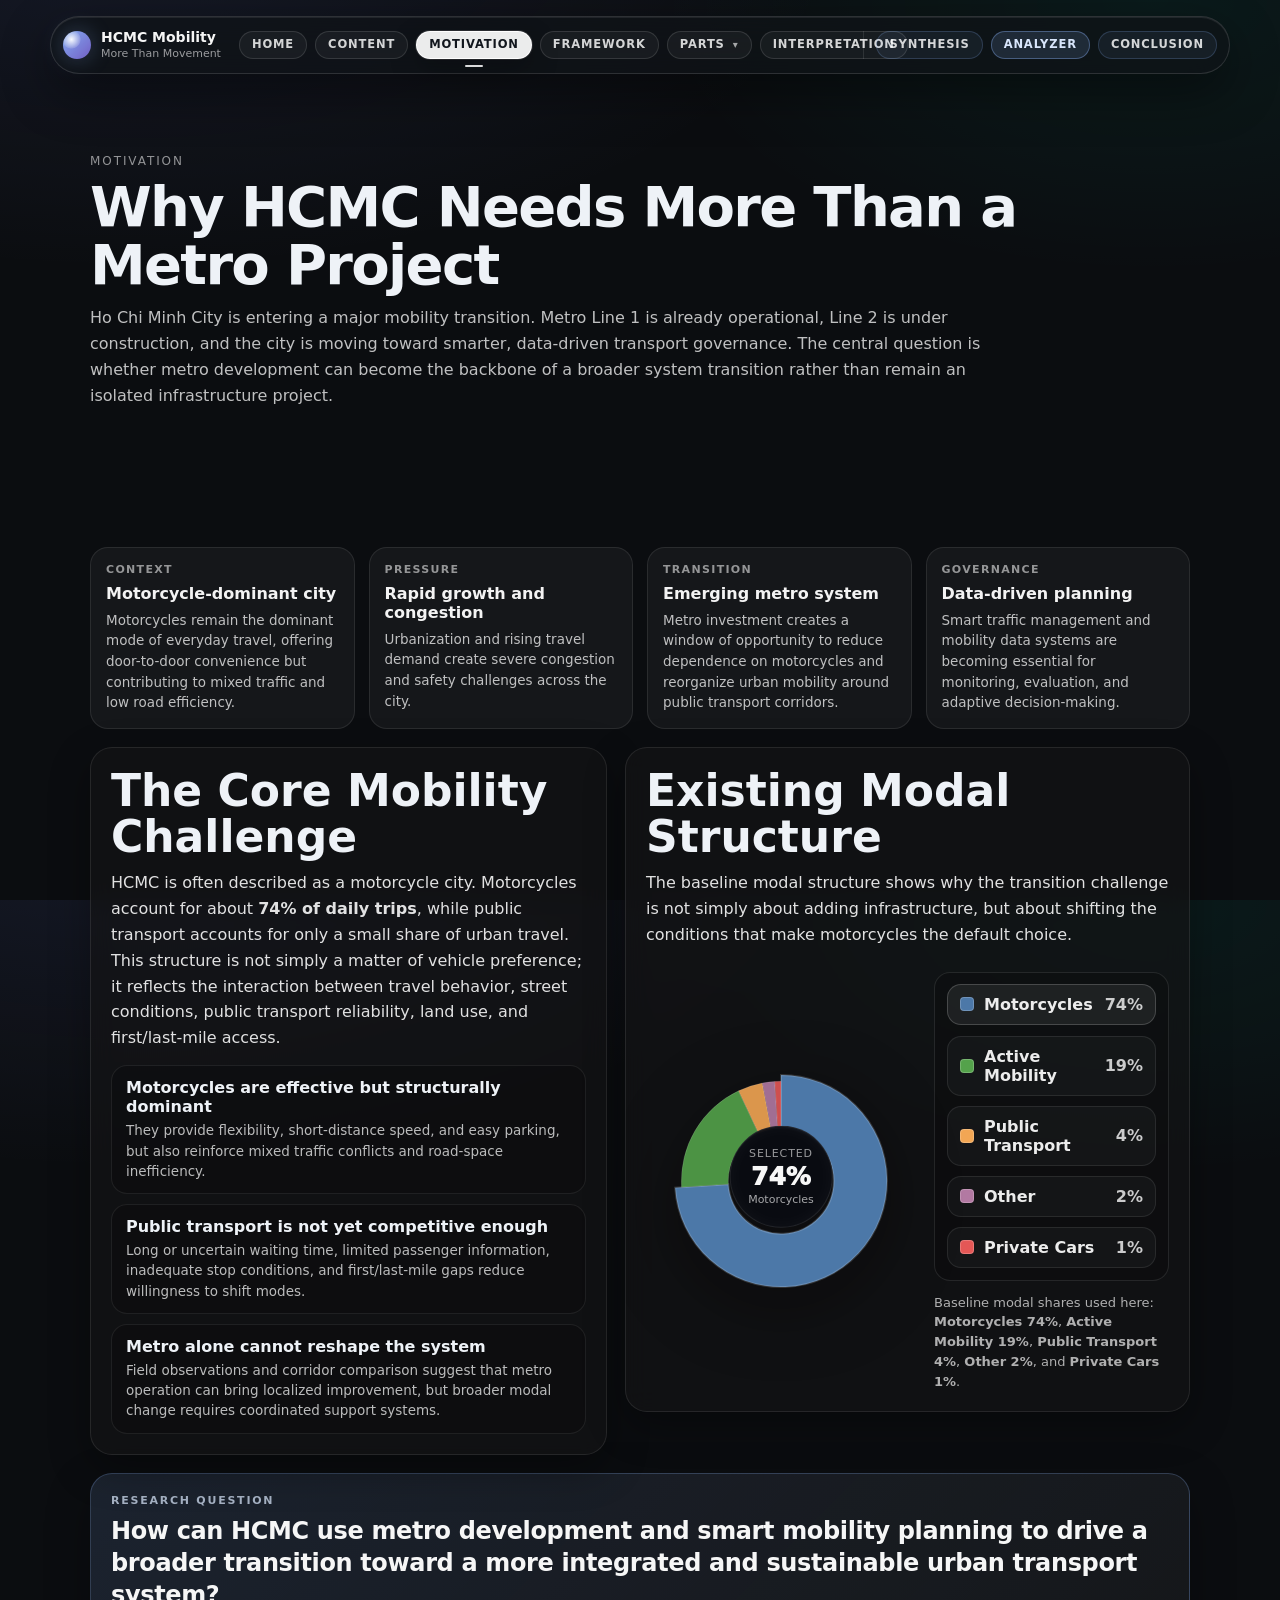
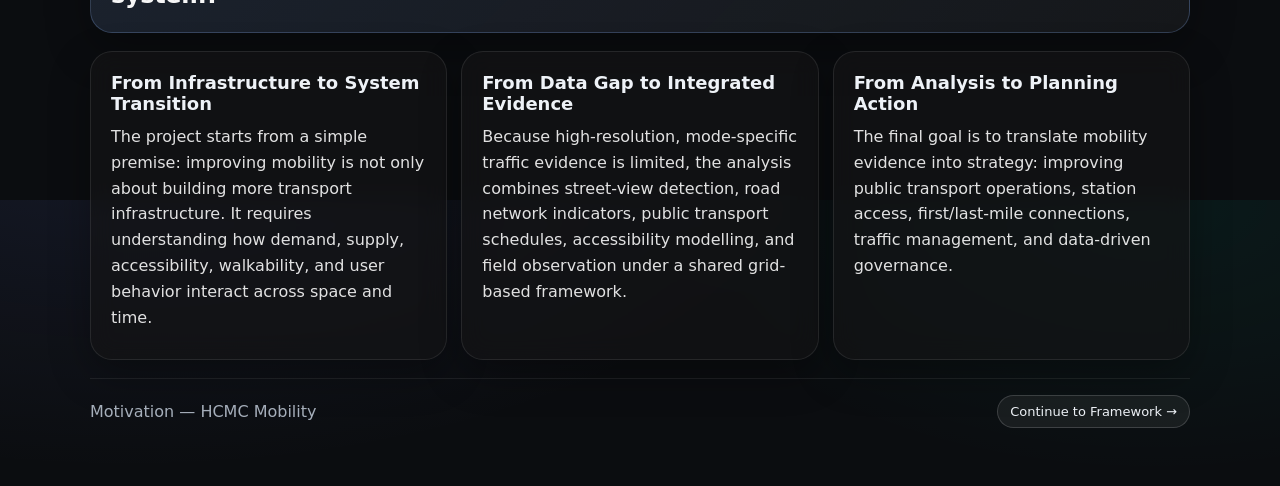
<file: motivation.html>
<!doctype html>
<html lang="en">
<head>
  <meta charset="utf-8" />
  <meta name="viewport" content="width=device-width,initial-scale=1" />
  <title>Motivation | HCMC Mobility</title>
  <link rel="stylesheet" href="style.css" />

  <style>
    .page-pad{padding-top:112px;}
    .section-tight{padding:42px 0 58px;}
    .page-head{margin-bottom:20px;}
    .h1{font-size:56px;line-height:1.03;margin:0 0 12px;letter-spacing:-.03em;}
    .sublead{color:rgba(255,255,255,.74);max-width:92ch;line-height:1.62;margin:0;}

    .motivation-card{
      border-radius:22px;
      padding:20px;
      background:rgba(20,20,22,.66);
      border:1px solid rgba(255,255,255,.09);
      box-shadow:0 14px 42px rgba(0,0,0,.32);
      backdrop-filter:blur(12px);
      -webkit-backdrop-filter:blur(12px);
    }
    .motivation-card h2,.motivation-card h3{margin-top:0;}
    .motivation-card p{margin:8px 0;line-height:1.62;color:rgba(255,255,255,.88);}
    .motivation-card ul{margin:10px 0 0;padding-left:20px;color:rgba(255,255,255,.88);}
    .motivation-card li{margin:7px 0;line-height:1.52;}

    .motivation-grid{display:grid;grid-template-columns:1.05fr .95fr;gap:18px;align-items:start;}
    .context-grid{display:grid;grid-template-columns:repeat(4,minmax(0,1fr));gap:14px;margin-top:18px;}
    .logic-grid{display:grid;grid-template-columns:repeat(3,minmax(0,1fr));gap:14px;margin-top:18px;}

    .mini-card{
      border-radius:18px;
      padding:15px;
      background:rgba(255,255,255,.045);
      border:1px solid rgba(255,255,255,.09);
    }
    .mini-label{font-size:11px;letter-spacing:.12em;text-transform:uppercase;color:rgba(255,255,255,.55);margin-bottom:8px;font-weight:800;}
    .mini-title{font-size:16px;font-weight:850;margin-bottom:7px;color:rgba(255,255,255,.95);}
    .mini-text{font-size:13.5px;line-height:1.52;color:rgba(255,255,255,.73);}

    .question-box{
      margin-top:18px;
      border-radius:22px;
      padding:20px;
      background:linear-gradient(135deg,rgba(141,183,255,.13),rgba(255,255,255,.045));
      border:1px solid rgba(141,183,255,.24);
      box-shadow:0 16px 45px rgba(0,0,0,.28);
    }
    .question-box .q-label{font-size:11px;letter-spacing:.16em;text-transform:uppercase;color:rgba(220,234,255,.72);font-weight:850;margin-bottom:8px;}
    .question-box .q-text{font-size:24px;line-height:1.35;font-weight:850;letter-spacing:-.015em;color:rgba(255,255,255,.96);margin:0;}

    .pie-panel{display:grid;grid-template-columns:minmax(270px,410px) 1fr;gap:18px;align-items:center;}
    .pie-wrap{position:relative;width:100%;max-width:410px;margin:0 auto;aspect-ratio:1/1;}
    .pie{width:100%;height:100%;display:block;overflow:visible;filter:drop-shadow(0 18px 36px rgba(0,0,0,.42));}
    .pie-center{
      position:absolute;inset:50% auto auto 50%;transform:translate(-50%,-50%);
      width:38%;aspect-ratio:1/1;border-radius:50%;
      background:rgba(10,12,18,.96);border:1px solid rgba(255,255,255,.10);
      display:flex;flex-direction:column;align-items:center;justify-content:center;text-align:center;
      pointer-events:none;box-shadow:inset 0 0 18px rgba(255,255,255,.04);padding:8px;
    }
    .center-label{font-size:11px;letter-spacing:.08em;text-transform:uppercase;color:rgba(255,255,255,.58);margin-bottom:4px;}
    .center-value{font-size:25px;font-weight:950;color:rgba(255,255,255,.97);line-height:1.05;}
    .center-sub{font-size:11px;color:rgba(255,255,255,.64);margin-top:3px;}
    .pie-legend{display:grid;gap:10px;}
    .legend-item{
      display:flex;align-items:center;justify-content:space-between;gap:12px;
      padding:10px 12px;border-radius:14px;border:1px solid rgba(255,255,255,.09);
      background:rgba(255,255,255,.035);transition:transform .15s ease,background .15s ease,border-color .15s ease;cursor:pointer;
    }
    .legend-item:hover,.legend-item.is-active{transform:translateY(-1px);background:rgba(255,255,255,.075);border-color:rgba(255,255,255,.18);}
    .legend-left{display:flex;align-items:center;gap:10px;min-width:0;}
    .legend-swatch{width:14px;height:14px;border-radius:4px;border:1px solid rgba(255,255,255,.2);flex:0 0 auto;}
    .legend-name{color:rgba(255,255,255,.92);font-weight:750;}
    .legend-value{color:rgba(255,255,255,.78);font-weight:800;white-space:nowrap;}
    .pie-caption{margin-top:12px;color:rgba(255,255,255,.67);font-size:13px;line-height:1.52;}

    .highlight-list{display:grid;gap:10px;margin-top:14px;}
    .highlight-item{border-radius:16px;padding:12px 14px;background:rgba(0,0,0,.18);border:1px solid rgba(255,255,255,.08);}
    .highlight-title{font-weight:850;margin-bottom:4px;}
    .highlight-desc{font-size:13.5px;line-height:1.5;color:rgba(255,255,255,.72);}

    .footerbar{margin-top:18px;}

    @media (max-width:1100px){
      .context-grid{grid-template-columns:repeat(2,minmax(0,1fr));}
      .logic-grid{grid-template-columns:1fr;}
      .motivation-grid{grid-template-columns:1fr;}
      .pie-panel{grid-template-columns:1fr;}
    }
    @media (max-width:760px){
      .page-pad{padding-top:92px;}
      .h1{font-size:40px;}
      .context-grid{grid-template-columns:1fr;}
      .question-box .q-text{font-size:20px;}
    }
  </style>
</head>

<body class="theme-dark">
  <header class="topbar glass" role="banner">
    <a class="brand brand-link" href="index.html" aria-label="HCMC Mobility Home">
      <div class="brand-mark"></div>
      <div>
        <div class="brand-title">HCMC Mobility</div>
        <div class="brand-sub">More Than Movement</div>
      </div>
    </a>

    <nav class="topbar-nav" aria-label="Primary navigation">
      <div class="nav-group nav-main">
        <a class="pill" href="index.html">Home</a>
        <a class="pill" href="content.html">Content</a>
        <a class="pill active" href="motivation.html">Motivation</a>
        <a class="pill" href="framework.html">Framework</a>

        <div class="pill dropdown" tabindex="0" aria-label="Parts">
          <span>Parts</span>
          <div class="dropdown-menu" role="menu">
            <a role="menuitem" href="part1.html">Part I — Traffic Distribution</a>
            <a role="menuitem" href="part2.html">Part II — Measuring Congestion</a>
            <a role="menuitem" href="part3.html">Part III — Public Transport Supply</a>
          </div>
        </div>

        <a class="pill" href="interpretation.html">Interpretation</a>
      </div>

      <div class="nav-group nav-output">
        <a class="pill output" href="synthesis.html">Synthesis</a>
        <a class="pill output strong" href="analyzer.html">Analyzer</a>
        <a class="pill output" href="conclusion.html">Conclusion</a>
      </div>
    </nav>
  </header>

  <main class="page-pad">
    <section class="section-tight" id="top">
      <div class="container page-head">
        <div class="kicker">MOTIVATION</div>
        <h1 class="h1">Why HCMC Needs More Than a Metro Project</h1>
        <p class="sublead">
          Ho Chi Minh City is entering a major mobility transition. Metro Line 1 is already operational, Line 2 is under construction,
          and the city is moving toward smarter, data-driven transport governance. The central question is whether metro development
          can become the backbone of a broader system transition rather than remain an isolated infrastructure project.
        </p>
      </div>
    </section>

    <section class="section-tight">
      <div class="container">
        <div class="context-grid">
          <div class="mini-card">
            <div class="mini-label">Context</div>
            <div class="mini-title">Motorcycle-dominant city</div>
            <div class="mini-text">Motorcycles remain the dominant mode of everyday travel, offering door-to-door convenience but contributing to mixed traffic and low road efficiency.</div>
          </div>
          <div class="mini-card">
            <div class="mini-label">Pressure</div>
            <div class="mini-title">Rapid growth and congestion</div>
            <div class="mini-text">Urbanization and rising travel demand create severe congestion and safety challenges across the city.</div>
          </div>
          <div class="mini-card">
            <div class="mini-label">Transition</div>
            <div class="mini-title">Emerging metro system</div>
            <div class="mini-text">Metro investment creates a window of opportunity to reduce dependence on motorcycles and reorganize urban mobility around public transport corridors.</div>
          </div>
          <div class="mini-card">
            <div class="mini-label">Governance</div>
            <div class="mini-title">Data-driven planning</div>
            <div class="mini-text">Smart traffic management and mobility data systems are becoming essential for monitoring, evaluation, and adaptive decision-making.</div>
          </div>
        </div>

        <div class="motivation-grid" style="margin-top:18px;">
          <article class="motivation-card">
            <h2 class="h2">The Core Mobility Challenge</h2>
            <p>
              HCMC is often described as a motorcycle city. Motorcycles account for about <b>74% of daily trips</b>, while public transport accounts for only a small share of urban travel.
              This structure is not simply a matter of vehicle preference; it reflects the interaction between travel behavior, street conditions, public transport reliability, land use, and first/last-mile access.
            </p>

            <div class="highlight-list">
              <div class="highlight-item">
                <div class="highlight-title">Motorcycles are effective but structurally dominant</div>
                <div class="highlight-desc">They provide flexibility, short-distance speed, and easy parking, but also reinforce mixed traffic conflicts and road-space inefficiency.</div>
              </div>
              <div class="highlight-item">
                <div class="highlight-title">Public transport is not yet competitive enough</div>
                <div class="highlight-desc">Long or uncertain waiting time, limited passenger information, inadequate stop conditions, and first/last-mile gaps reduce willingness to shift modes.</div>
              </div>
              <div class="highlight-item">
                <div class="highlight-title">Metro alone cannot reshape the system</div>
                <div class="highlight-desc">Field observations and corridor comparison suggest that metro operation can bring localized improvement, but broader modal change requires coordinated support systems.</div>
              </div>
            </div>
          </article>

          <article class="motivation-card">
            <h2 class="h2">Existing Modal Structure</h2>
            <p class="sublead" style="margin-bottom:14px;max-width:none;">
              The baseline modal structure shows why the transition challenge is not simply about adding infrastructure, but about shifting the conditions that make motorcycles the default choice.
            </p>

            <div class="pie-panel">
              <div class="pie-wrap">
                <svg id="motivationPie" class="pie" viewBox="0 0 420 420" role="img" aria-label="HCMC modal share donut chart"></svg>
                <div class="pie-center">
                  <div class="center-label">Selected</div>
                  <div id="pieCenterValue" class="center-value">74%</div>
                  <div id="pieCenterSub" class="center-sub">Motorcycles</div>
                </div>
              </div>

              <div>
                <div id="motivationPieLegend" class="pie-legend"></div>
                <div class="pie-caption">
                  Baseline modal shares used here: <b>Motorcycles 74%</b>, <b>Active Mobility 19%</b>,
                  <b>Public Transport 4%</b>, <b>Other 2%</b>, and <b>Private Cars 1%</b>.
                </div>
              </div>
            </div>
          </article>
        </div>

        <article class="question-box">
          <div class="q-label">Research Question</div>
          <p class="q-text">
            How can HCMC use metro development and smart mobility planning to drive a broader transition toward a more integrated and sustainable urban transport system?
          </p>
        </article>

        <div class="logic-grid">
          <div class="motivation-card">
            <h3 class="h3">From Infrastructure to System Transition</h3>
            <p>
              The project starts from a simple premise: improving mobility is not only about building more transport infrastructure.
              It requires understanding how demand, supply, accessibility, walkability, and user behavior interact across space and time.
            </p>
          </div>

          <div class="motivation-card">
            <h3 class="h3">From Data Gap to Integrated Evidence</h3>
            <p>
              Because high-resolution, mode-specific traffic evidence is limited, the analysis combines street-view detection,
              road network indicators, public transport schedules, accessibility modelling, and field observation under a shared grid-based framework.
            </p>
          </div>

          <div class="motivation-card">
            <h3 class="h3">From Analysis to Planning Action</h3>
            <p>
              The final goal is to translate mobility evidence into strategy: improving public transport operations, station access,
              first/last-mile connections, traffic management, and data-driven governance.
            </p>
          </div>
        </div>

        <div class="footerbar" style="margin-top:18px;">
          <div class="muted">Motivation — HCMC Mobility</div>
          <a class="btn small" href="framework.html">Continue to Framework →</a>
        </div>
      </div>
    </section>
  </main>

  <script src="script.js"></script>
  <script>
    (function renderMotivationPie(){
      const data = [
        { label: "Motorcycles", value: 74, color: "#4c78a8" },
        { label: "Active Mobility", value: 19, color: "#54a24b" },
        { label: "Public Transport", value: 4, color: "#f2a654" },
        { label: "Other", value: 2, color: "#b279a2" },
        { label: "Private Cars", value: 1, color: "#e45756" }
      ];

      const svg = document.getElementById("motivationPie");
      const legendWrap = document.getElementById("motivationPieLegend");
      const centerValue = document.getElementById("pieCenterValue");
      const centerSub = document.getElementById("pieCenterSub");
      if (!svg || !legendWrap || !centerValue || !centerSub) return;

      const cx = 210, cy = 210;
      const outerR = 155;
      const innerR = 82;

      function polarToCartesian(cx, cy, r, angleDeg){
        const rad = (angleDeg - 90) * Math.PI / 180.0;
        return { x: cx + (r * Math.cos(rad)), y: cy + (r * Math.sin(rad)) };
      }

      function describeArc(cx, cy, outerR, innerR, startAngle, endAngle){
        const startOuter = polarToCartesian(cx, cy, outerR, endAngle);
        const endOuter = polarToCartesian(cx, cy, outerR, startAngle);
        const startInner = polarToCartesian(cx, cy, innerR, startAngle);
        const endInner = polarToCartesian(cx, cy, innerR, endAngle);
        const largeArcFlag = endAngle - startAngle <= 180 ? "0" : "1";

        return [
          "M", startOuter.x, startOuter.y,
          "A", outerR, outerR, 0, largeArcFlag, 0, endOuter.x, endOuter.y,
          "L", startInner.x, startInner.y,
          "A", innerR, innerR, 0, largeArcFlag, 1, endInner.x, endInner.y,
          "Z"
        ].join(" ");
      }

      function render(activeIdx = 0){
        svg.innerHTML = "";
        legendWrap.innerHTML = "";
        const total = data.reduce((sum, d) => sum + d.value, 0);
        let startAngle = 0;

        data.forEach((d, i) => {
          const sliceAngle = (d.value / total) * 360;
          const endAngle = startAngle + sliceAngle;
          const isActive = i === activeIdx;

          const path = document.createElementNS("http://www.w3.org/2000/svg", "path");
          path.setAttribute("d", describeArc(cx, cy, isActive ? outerR + 10 : outerR, innerR, startAngle, endAngle));
          path.setAttribute("fill", d.color);
          path.setAttribute("stroke", "rgba(255,255,255,.16)");
          path.setAttribute("stroke-width", isActive ? "3" : "1.5");
          path.style.cursor = "pointer";
          path.style.opacity = isActive ? "1" : ".9";
          path.addEventListener("mouseenter", () => render(i));
          path.addEventListener("click", () => render(i));
          svg.appendChild(path);

          const legendItem = document.createElement("div");
          legendItem.className = "legend-item" + (isActive ? " is-active" : "");
          legendItem.innerHTML = `
            <div class="legend-left">
              <span class="legend-swatch" style="background:${d.color}"></span>
              <span class="legend-name">${d.label}</span>
            </div>
            <div class="legend-value">${d.value}%</div>
          `;
          legendItem.addEventListener("mouseenter", () => render(i));
          legendItem.addEventListener("click", () => render(i));
          legendWrap.appendChild(legendItem);

          startAngle = endAngle;
        });

        centerValue.textContent = data[activeIdx].value + "%";
        centerSub.textContent = data[activeIdx].label;
      }

      render(0);
    })();
  </script>
</body>
</html>
</file>
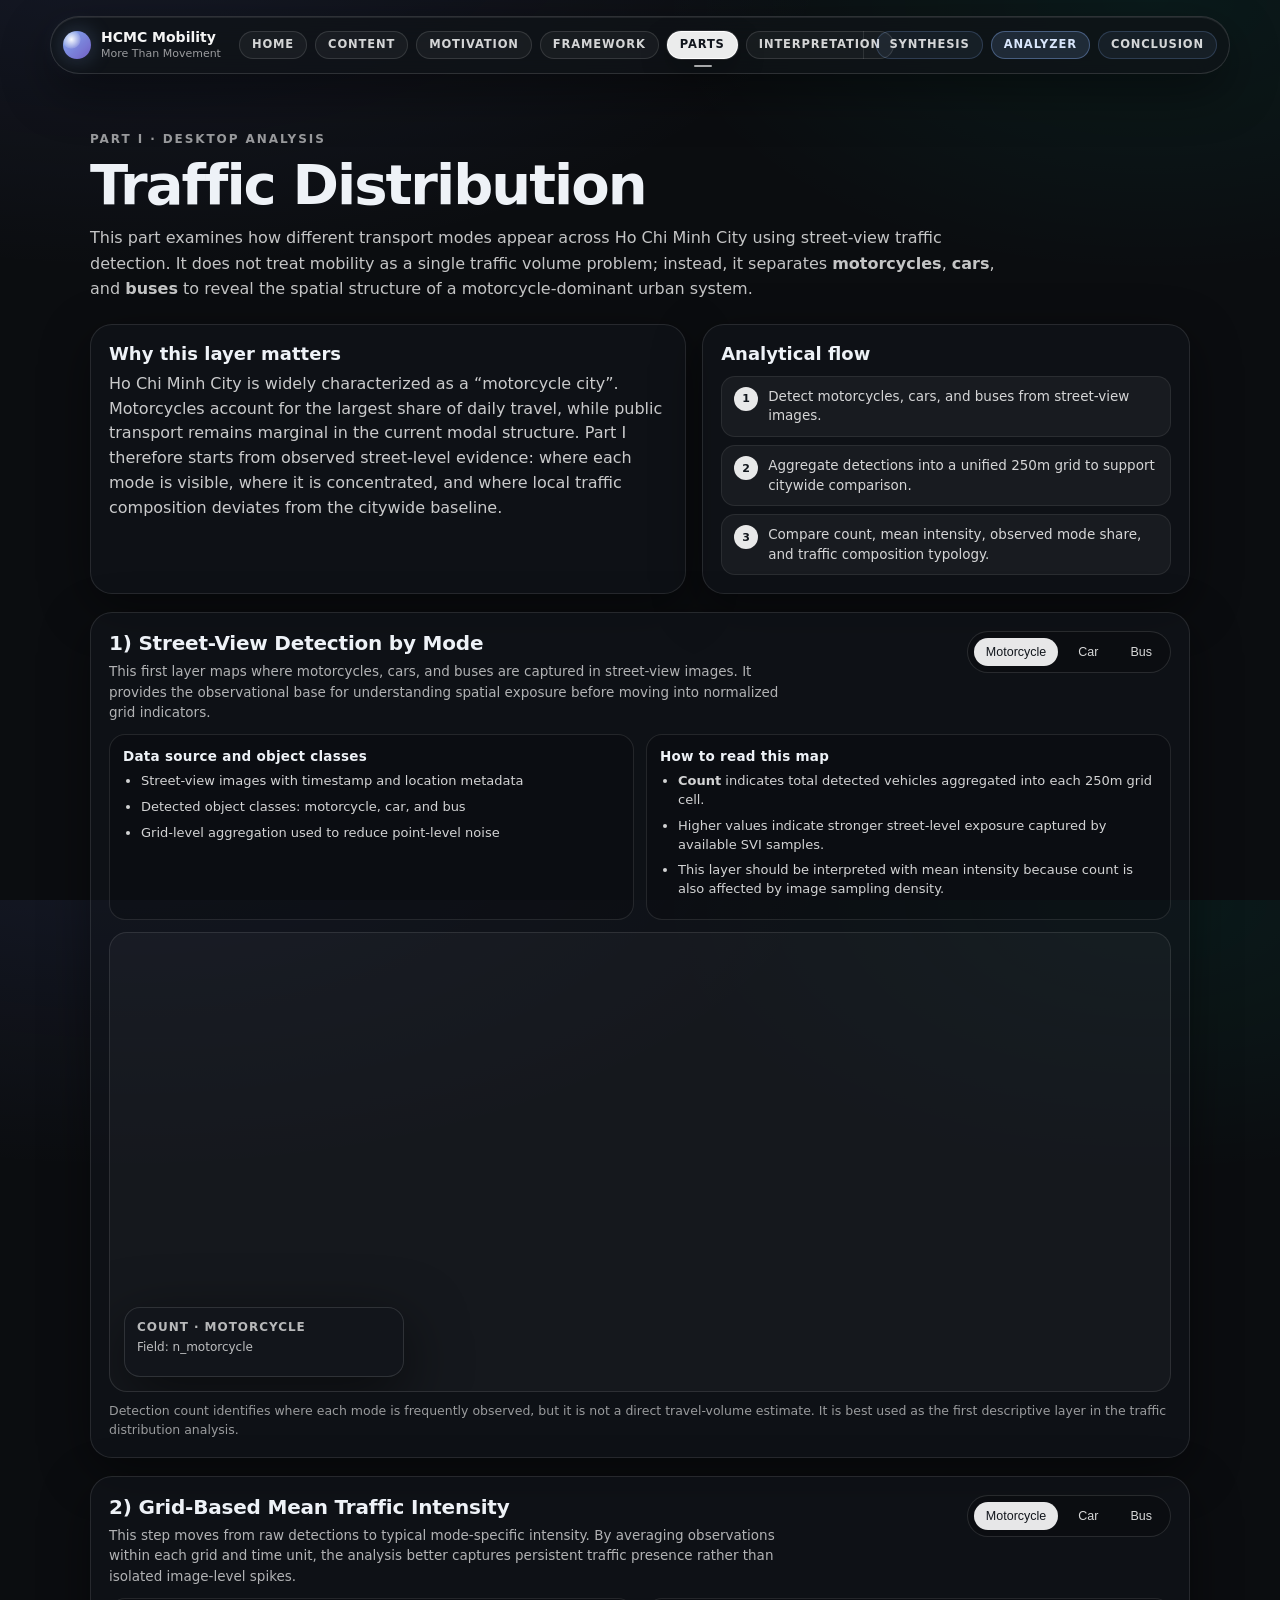
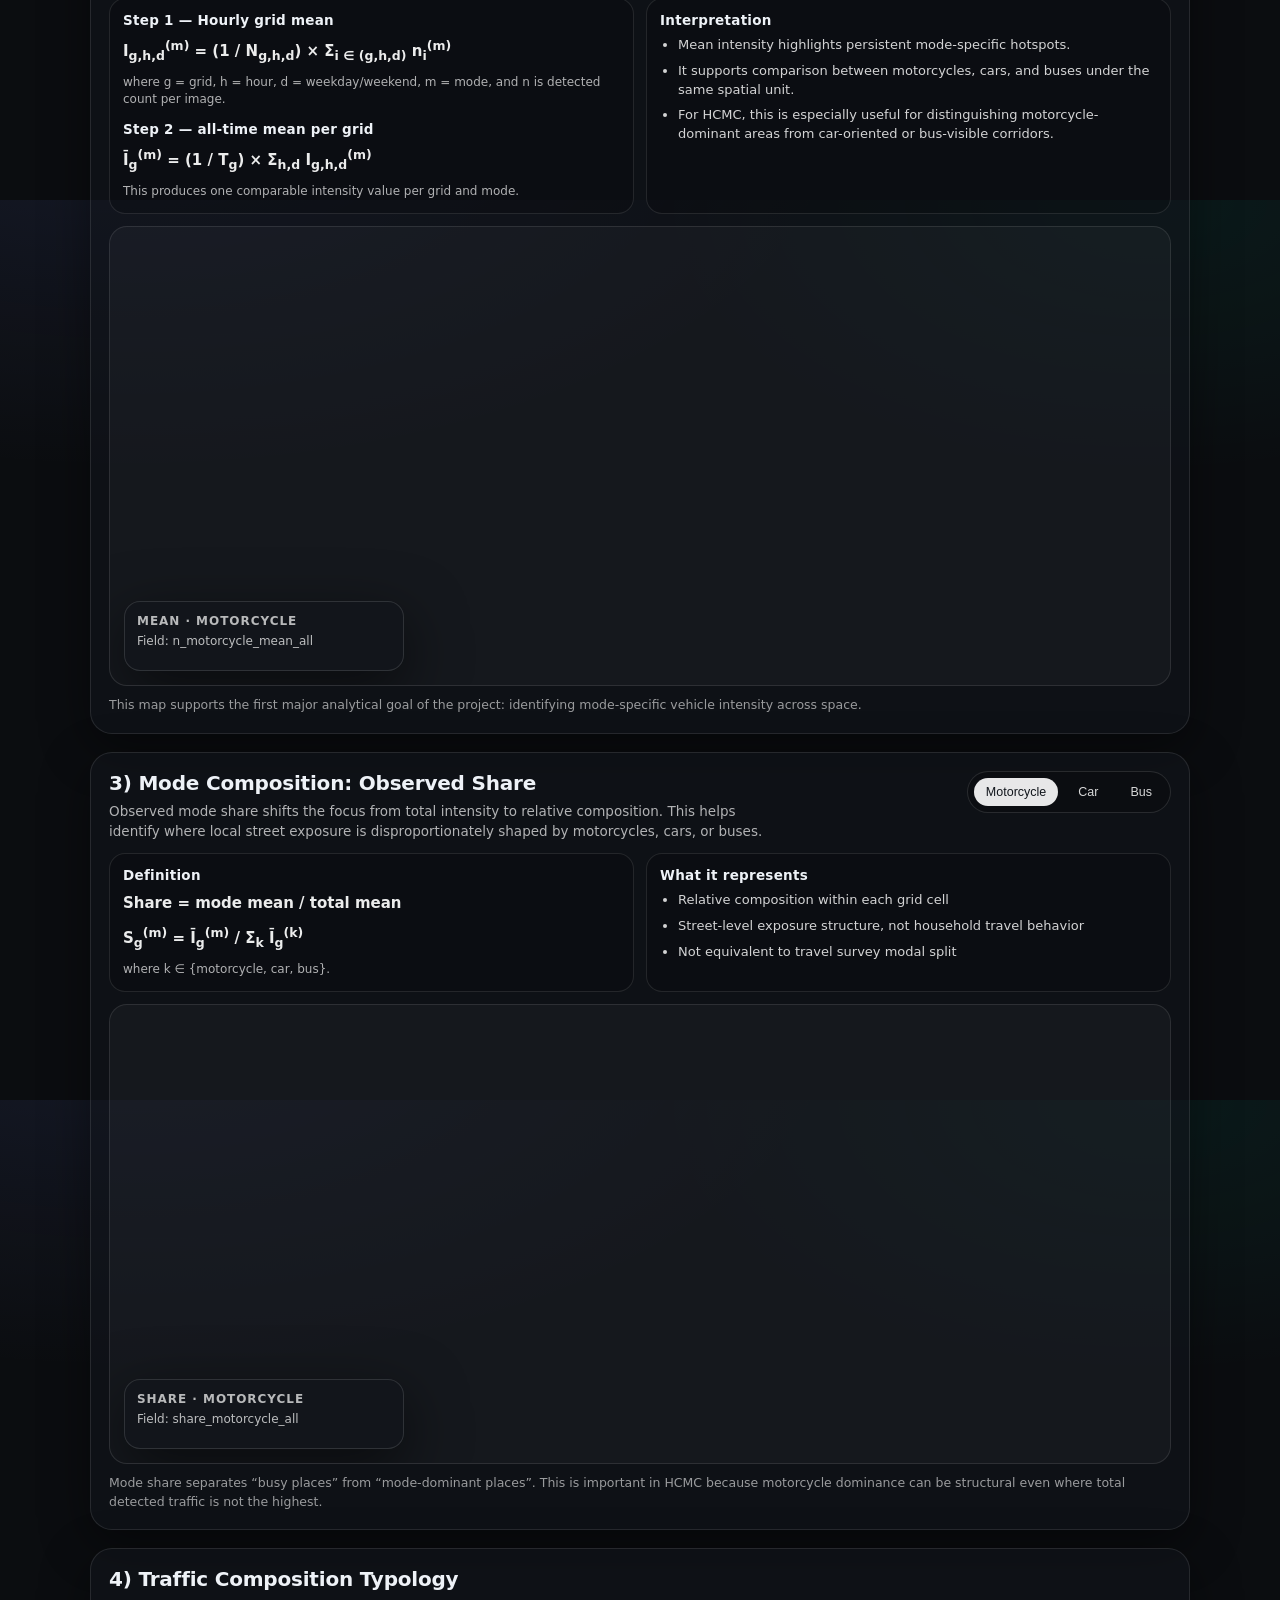
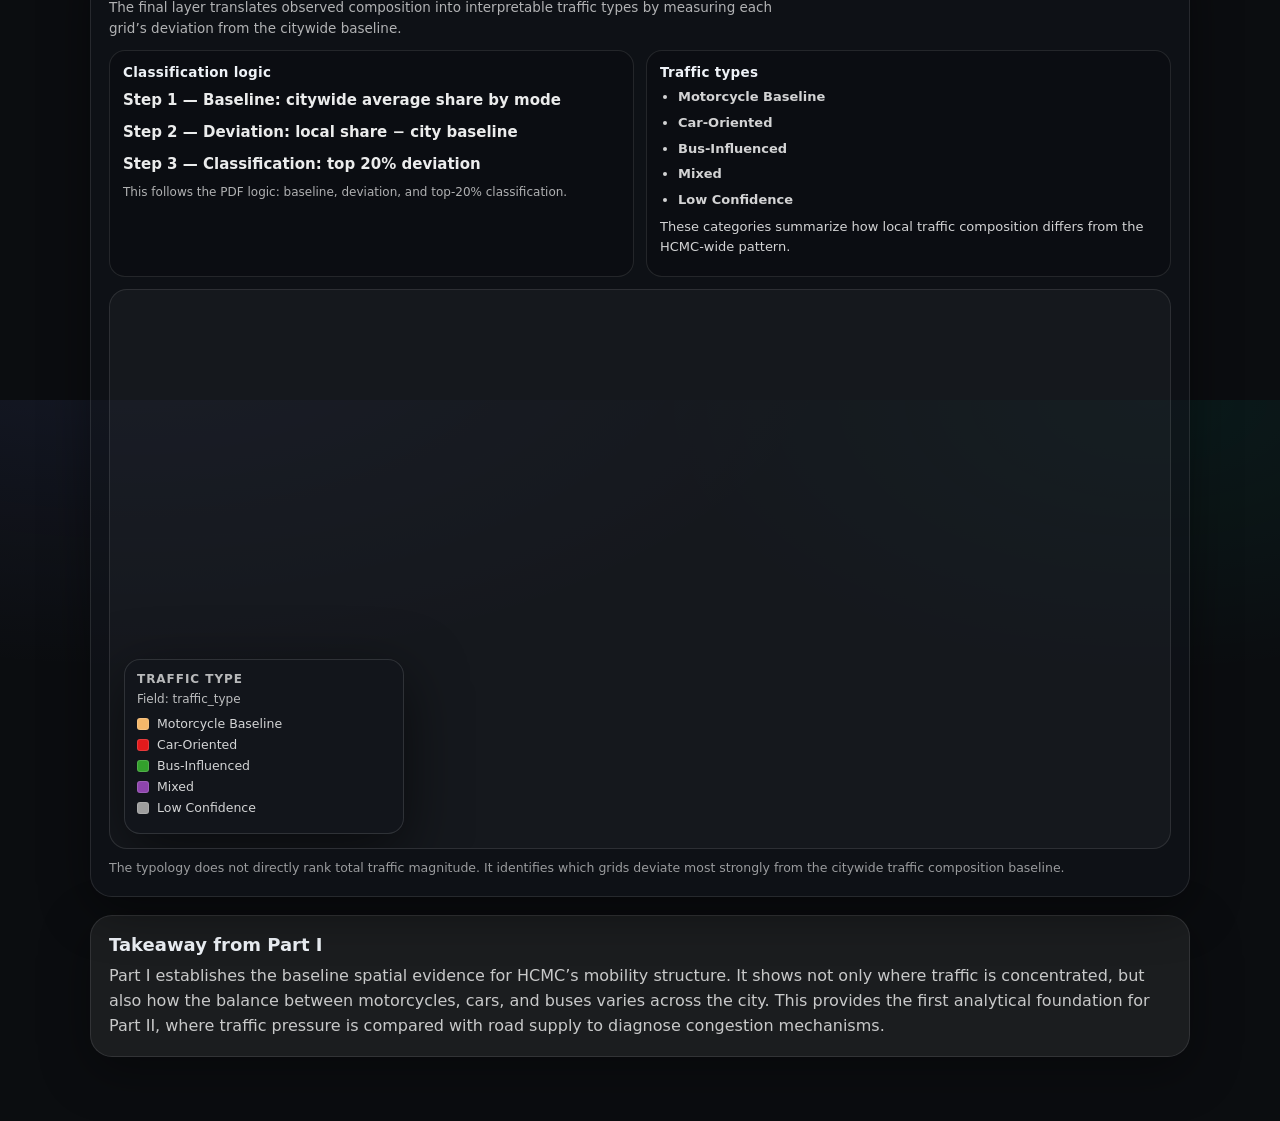
<file: part1.html>
<!doctype html>
<html lang="en">
<head>
  <meta charset="utf-8" />
  <meta name="viewport" content="width=device-width,initial-scale=1" />
  <title>Part I — Traffic Distribution | HCMC Mobility</title>

  <link rel="stylesheet" href="style.css" />

  <!-- Mapbox GL -->
  <link href="https://api.mapbox.com/mapbox-gl-js/v2.15.0/mapbox-gl.css" rel="stylesheet" />
  <script src="https://api.mapbox.com/mapbox-gl-js/v2.15.0/mapbox-gl.js"></script>

  <style>
    .page-pad{ padding-top:110px; }

    .page-head{ margin-bottom:18px; }
    .part-kicker{
      letter-spacing:.16em;
      font-size:12px;
      color:rgba(255,255,255,.58);
      margin:0 0 10px;
      text-transform:uppercase;
      font-weight:750;
    }
    .part-title{
      font-size:56px;
      line-height:1.02;
      margin:0 0 12px;
      letter-spacing:-.035em;
    }
    .part-sub{
      color:rgba(255,255,255,.76);
      max-width:92ch;
      line-height:1.6;
      margin:0;
      font-size:16px;
    }

    .intro-band{
      display:grid;
      grid-template-columns:1.1fr .9fr;
      gap:16px;
      margin:22px 0 18px;
    }
    .intro-card,
    .metric-card{
      border-radius:var(--radius2);
      padding:18px;
      background:rgba(18,22,28,.58);
      border:1px solid rgba(255,255,255,.10);
      box-shadow:0 14px 50px rgba(0,0,0,.42);
      position:relative;
      overflow:hidden;
    }
    .intro-card h3{
      margin:0 0 8px;
      font-size:18px;
    }
    .intro-card p{
      margin:0;
      color:rgba(255,255,255,.78);
      line-height:1.55;
    }
    .method-steps{
      display:grid;
      gap:8px;
      margin-top:12px;
    }
    .step-pill{
      display:flex;
      gap:10px;
      align-items:flex-start;
      padding:10px 12px;
      border-radius:14px;
      background:rgba(255,255,255,.045);
      border:1px solid rgba(255,255,255,.08);
    }
    .step-no{
      flex:0 0 auto;
      width:24px;
      height:24px;
      border-radius:999px;
      display:inline-flex;
      align-items:center;
      justify-content:center;
      font-size:11px;
      font-weight:900;
      background:rgba(255,255,255,.90);
      color:#11161c;
    }
    .step-text{
      color:rgba(255,255,255,.82);
      line-height:1.45;
      font-size:13.5px;
    }

    .metric-card{ margin:0 0 18px; }
    .metric-head{
      display:flex;
      align-items:flex-start;
      justify-content:space-between;
      gap:14px;
      margin-bottom:12px;
    }
    .metric-title{
      margin:0;
      font-size:20px;
      font-weight:850;
      line-height:1.2;
      letter-spacing:-.01em;
    }
    .metric-sub{
      margin:6px 0 0;
      color:rgba(255,255,255,.68);
      font-size:13.5px;
      line-height:1.5;
      max-width:78ch;
    }

    .toggles{
      display:inline-flex;
      gap:8px;
      padding:6px;
      border-radius:999px;
      border:1px solid rgba(255,255,255,.12);
      background:rgba(0,0,0,.20);
      flex-shrink:0;
      align-items:center;
    }
    .tbtn{
      border:0;
      background:transparent;
      color:rgba(255,255,255,.84);
      padding:7px 12px;
      border-radius:999px;
      font-size:12.5px;
      cursor:pointer;
      transition:background .15s ease, transform .15s ease, color .15s ease;
      user-select:none;
    }
    .tbtn:hover{ transform:translateY(-1px); background:rgba(255,255,255,.08); }
    .tbtn.is-active{ background:rgba(255,255,255,.90); color:#12161c; }

    .metric-narr{
      display:grid;
      grid-template-columns:1fr 1fr;
      gap:12px;
      margin:10px 0 12px;
    }
    .narr-card{
      border-radius:16px;
      border:1px solid rgba(255,255,255,.10);
      background:rgba(0,0,0,.18);
      padding:13px 13px;
    }
    .narr-card h4{
      margin:0 0 8px;
      font-size:13.5px;
      letter-spacing:.02em;
    }
    .narr-card ul{
      margin:0;
      padding-left:18px;
      color:rgba(255,255,255,.82);
    }
    .narr-card li{
      margin:7px 0;
      line-height:1.45;
      font-size:13px;
    }
    .narr-card p{
      margin:7px 0;
      color:rgba(255,255,255,.82);
      line-height:1.5;
      font-size:13px;
    }
    .formula{
      display:block;
      margin:8px 0;
      font-size:15px;
      line-height:1.6;
      color:rgba(255,255,255,.92);
      font-weight:750;
      word-break:break-word;
    }
    .formula-note{
      font-size:12px;
      line-height:1.45;
      color:rgba(255,255,255,.68);
      margin-top:2px;
    }

    .map-wrap{
      position:relative;
      border-radius:18px;
      border:1px solid rgba(255,255,255,.10);
      overflow:hidden;
      background:rgba(255,255,255,.03);
      height:460px;
    }
    .map-wrap.tall{ height:560px; }
    .map{ position:absolute; inset:0; }

    .legend{
      position:absolute;
      left:14px;
      bottom:14px;
      width:280px;
      border-radius:16px;
      border:1px solid rgba(255,255,255,.12);
      background:rgba(18,22,28,.84);
      box-shadow:0 18px 60px rgba(0,0,0,.55);
      backdrop-filter:blur(12px);
      -webkit-backdrop-filter:blur(12px);
      padding:12px;
      color:rgba(255,255,255,.90);
      z-index:5;
    }
    .legend .k{
      font-size:12px;
      letter-spacing:.08em;
      text-transform:uppercase;
      color:rgba(255,255,255,.70);
      margin:0 0 6px;
      font-weight:800;
    }
    .legend .field{
      font-size:12px;
      color:rgba(255,255,255,.72);
      margin:0 0 10px;
    }
    .legend-row{
      display:flex;
      align-items:center;
      justify-content:space-between;
      gap:10px;
      margin:6px 0;
      font-size:12.5px;
      color:rgba(255,255,255,.82);
    }
    .swatch{
      width:12px;
      height:12px;
      border-radius:3px;
      border:1px solid rgba(255,255,255,.14);
      flex-shrink:0;
    }
    .legend-left{
      display:flex;
      align-items:center;
      gap:8px;
      min-width:0;
    }

    .metric-note{
      margin-top:10px;
      color:rgba(255,255,255,.58);
      font-size:12.5px;
      line-height:1.48;
    }
    .takeaway-card{
      margin-top:14px;
      border-radius:var(--radius2);
      padding:18px;
      background:rgba(255,255,255,.065);
      border:1px solid rgba(255,255,255,.10);
      box-shadow:0 14px 50px rgba(0,0,0,.36);
    }
    .takeaway-card h3{ margin:0 0 8px; }
    .takeaway-card p{ margin:0; color:rgba(255,255,255,.76); line-height:1.58; }

    .topbar .brand-link{ color:inherit; text-decoration:none; }
    .topbar .brand-mark{ flex:0 0 auto; }
    .dropdown-menu a.active{ background:rgba(255,255,255,.10); color:rgba(255,255,255,.98); }

    .mapboxgl-ctrl-attrib, .mapboxgl-ctrl-logo{ opacity:.95; }

    @media (max-width:980px){
      .part-title{ font-size:44px; }
      .intro-band{ grid-template-columns:1fr; }
      .metric-head{ flex-direction:column; align-items:flex-start; }
      .metric-narr{ grid-template-columns:1fr; }
      .map-wrap{ height:420px; }
      .map-wrap.tall{ height:500px; }
      .legend{ width:240px; }
    }
  </style>
</head>

<body class="theme-dark">

  <header class="topbar glass" role="banner">
    <a class="brand brand-link" href="index.html" aria-label="HCMC Mobility Home">
      <div class="brand-mark"></div>
      <div>
        <div class="brand-title">HCMC Mobility</div>
        <div class="brand-sub">More Than Movement</div>
      </div>
    </a>

    <nav class="topbar-nav" aria-label="Primary navigation">
      <div class="nav-group nav-main">
        <a class="pill" href="index.html">Home</a>
        <a class="pill" href="content.html">Content</a>
        <a class="pill" href="motivation.html">Motivation</a>
        <a class="pill" href="framework.html">Framework</a>

        <div class="pill dropdown active" tabindex="0" aria-label="Parts">
          <span>Parts</span>
          <div class="dropdown-menu" role="menu">
            <a class="active" role="menuitem" href="part1.html">Part I — Traffic Distribution</a>
            <a role="menuitem" href="part2.html">Part II — Measuring Congestion</a>
            <a role="menuitem" href="part3.html">Part III — Public Transport Supply</a>
          </div>
        </div>

        <a class="pill" href="interpretation.html">Interpretation</a>
      </div>

      <div class="nav-group nav-output">
        <a class="pill output" href="synthesis.html">Synthesis</a>
        <a class="pill output strong" href="analyzer.html">Analyzer</a>
        <a class="pill output" href="conclusion.html">Conclusion</a>
      </div>
    </nav>
  </header>

  <main class="page-pad">
    <section class="section" style="padding-top:22px;">
      <div class="container">

        <div class="page-head">
          <div class="part-kicker">PART I · DESKTOP ANALYSIS</div>
          <h1 class="part-title">Traffic Distribution</h1>
          <p class="part-sub">
            This part examines how different transport modes appear across Ho Chi Minh City using
            street-view traffic detection. It does not treat mobility as a single traffic volume problem;
            instead, it separates <b>motorcycles</b>, <b>cars</b>, and <b>buses</b> to reveal the spatial structure
            of a motorcycle-dominant urban system.
          </p>
        </div>

        <div class="intro-band">
          <article class="intro-card">
            <h3>Why this layer matters</h3>
            <p>
              Ho Chi Minh City is widely characterized as a “motorcycle city”. Motorcycles account for the
              largest share of daily travel, while public transport remains marginal in the current modal structure.
              Part I therefore starts from observed street-level evidence: where each mode is visible, where it is
              concentrated, and where local traffic composition deviates from the citywide baseline.
            </p>
          </article>

          <article class="intro-card">
            <h3>Analytical flow</h3>
            <div class="method-steps">
              <div class="step-pill"><span class="step-no">1</span><span class="step-text">Detect motorcycles, cars, and buses from street-view images.</span></div>
              <div class="step-pill"><span class="step-no">2</span><span class="step-text">Aggregate detections into a unified 250m grid to support citywide comparison.</span></div>
              <div class="step-pill"><span class="step-no">3</span><span class="step-text">Compare count, mean intensity, observed mode share, and traffic composition typology.</span></div>
            </div>
          </article>
        </div>

        <!-- 1 -->
        <div class="metric-card" id="sec-count">
          <div class="metric-head">
            <div>
              <h2 class="metric-title">1) Street-View Detection by Mode</h2>
              <p class="metric-sub">
                This first layer maps where motorcycles, cars, and buses are captured in street-view images.
                It provides the observational base for understanding spatial exposure before moving into normalized grid indicators.
              </p>
            </div>

            <div class="toggles" data-map="count">
              <button class="tbtn is-active" data-mode="motorcycle" type="button">Motorcycle</button>
              <button class="tbtn" data-mode="car" type="button">Car</button>
              <button class="tbtn" data-mode="bus" type="button">Bus</button>
            </div>
          </div>

          <div class="metric-narr">
            <div class="narr-card">
              <h4>Data source and object classes</h4>
              <ul>
                <li>Street-view images with timestamp and location metadata</li>
                <li>Detected object classes: motorcycle, car, and bus</li>
                <li>Grid-level aggregation used to reduce point-level noise</li>
              </ul>
            </div>
            <div class="narr-card">
              <h4>How to read this map</h4>
              <ul>
                <li><b>Count</b> indicates total detected vehicles aggregated into each 250m grid cell.</li>
                <li>Higher values indicate stronger street-level exposure captured by available SVI samples.</li>
                <li>This layer should be interpreted with mean intensity because count is also affected by image sampling density.</li>
              </ul>
            </div>
          </div>

          <div class="map-wrap">
            <div id="mapCount" class="map"></div>
            <div class="legend" id="legendCount">
              <div class="k" id="legendCountTitle">COUNT · MOTORCYCLE</div>
              <div class="field" id="legendCountField">Field: n_motorcycle</div>
              <div id="legendCountRows"></div>
            </div>
          </div>

          <div class="metric-note">
            Detection count identifies where each mode is frequently observed, but it is not a direct travel-volume estimate.
            It is best used as the first descriptive layer in the traffic distribution analysis.
          </div>
        </div>

        <!-- 2 -->
        <div class="metric-card" id="sec-mean">
          <div class="metric-head">
            <div>
              <h2 class="metric-title">2) Grid-Based Mean Traffic Intensity</h2>
              <p class="metric-sub">
                This step moves from raw detections to typical mode-specific intensity. By averaging observations within each grid and time unit,
                the analysis better captures persistent traffic presence rather than isolated image-level spikes.
              </p>
            </div>

            <div class="toggles" data-map="mean">
              <button class="tbtn is-active" data-mode="motorcycle" type="button">Motorcycle</button>
              <button class="tbtn" data-mode="car" type="button">Car</button>
              <button class="tbtn" data-mode="bus" type="button">Bus</button>
            </div>
          </div>

          <div class="metric-narr">
            <div class="narr-card">
              <h4>Step 1 — Hourly grid mean</h4>
              <span class="formula">
                I<sub>g,h,d</sub><sup>(m)</sup> =
                (1 / N<sub>g,h,d</sub>) × Σ<sub>i ∈ (g,h,d)</sub> n<sub>i</sub><sup>(m)</sup>
              </span>
              <div class="formula-note">
                where g = grid, h = hour, d = weekday/weekend, m = mode, and n is detected count per image.
              </div>

              <h4 style="margin-top:12px;">Step 2 — all-time mean per grid</h4>
              <span class="formula">
                Ī<sub>g</sub><sup>(m)</sup> =
                (1 / T<sub>g</sub>) × Σ<sub>h,d</sub> I<sub>g,h,d</sub><sup>(m)</sup>
              </span>
              <div class="formula-note">
                This produces one comparable intensity value per grid and mode.
              </div>
            </div>

            <div class="narr-card">
              <h4>Interpretation</h4>
              <ul>
                <li>Mean intensity highlights persistent mode-specific hotspots.</li>
                <li>It supports comparison between motorcycles, cars, and buses under the same spatial unit.</li>
                <li>For HCMC, this is especially useful for distinguishing motorcycle-dominant areas from car-oriented or bus-visible corridors.</li>
              </ul>
            </div>
          </div>

          <div class="map-wrap">
            <div id="mapMean" class="map"></div>
            <div class="legend" id="legendMean">
              <div class="k" id="legendMeanTitle">MEAN · MOTORCYCLE</div>
              <div class="field" id="legendMeanField">Field: n_motorcycle_mean_all</div>
              <div id="legendMeanRows"></div>
            </div>
          </div>

          <div class="metric-note">
            This map supports the first major analytical goal of the project: identifying mode-specific vehicle intensity across space.
          </div>
        </div>

        <!-- 3 -->
        <div class="metric-card" id="sec-share">
          <div class="metric-head">
            <div>
              <h2 class="metric-title">3) Mode Composition: Observed Share</h2>
              <p class="metric-sub">
                Observed mode share shifts the focus from total intensity to relative composition. This helps identify where local street exposure
                is disproportionately shaped by motorcycles, cars, or buses.
              </p>
            </div>

            <div class="toggles" data-map="share">
              <button class="tbtn is-active" data-mode="motorcycle" type="button">Motorcycle</button>
              <button class="tbtn" data-mode="car" type="button">Car</button>
              <button class="tbtn" data-mode="bus" type="button">Bus</button>
            </div>
          </div>

          <div class="metric-narr">
            <div class="narr-card">
              <h4>Definition</h4>
              <span class="formula">
                Share = mode mean / total mean
              </span>
              <span class="formula">
                S<sub>g</sub><sup>(m)</sup> =
                Ī<sub>g</sub><sup>(m)</sup> / Σ<sub>k</sub> Ī<sub>g</sub><sup>(k)</sup>
              </span>
              <div class="formula-note">
                where k ∈ {motorcycle, car, bus}.
              </div>
            </div>

            <div class="narr-card">
              <h4>What it represents</h4>
              <ul>
                <li>Relative composition within each grid cell</li>
                <li>Street-level exposure structure, not household travel behavior</li>
                <li>Not equivalent to travel survey modal split</li>
              </ul>
            </div>
          </div>

          <div class="map-wrap">
            <div id="mapShare" class="map"></div>
            <div class="legend" id="legendShare">
              <div class="k" id="legendShareTitle">SHARE · MOTORCYCLE</div>
              <div class="field" id="legendShareField">Field: share_motorcycle_all</div>
              <div id="legendShareRows"></div>
            </div>
          </div>

          <div class="metric-note">
            Mode share separates “busy places” from “mode-dominant places”. This is important in HCMC because motorcycle dominance can be structural
            even where total detected traffic is not the highest.
          </div>
        </div>

        <!-- 4 -->
        <div class="metric-card" id="sec-typology">
          <div class="metric-head">
            <div>
              <h2 class="metric-title">4) Traffic Composition Typology</h2>
              <p class="metric-sub">
                The final layer translates observed composition into interpretable traffic types by measuring each grid’s deviation from the citywide baseline.
              </p>
            </div>
          </div>

          <div class="metric-narr">
            <div class="narr-card">
              <h4>Classification logic</h4>
              <span class="formula">Step 1 — Baseline: citywide average share by mode</span>
              <span class="formula">Step 2 — Deviation: local share − city baseline</span>
              <span class="formula">Step 3 — Classification: top 20% deviation</span>
              <div class="formula-note">
                This follows the PDF logic: baseline, deviation, and top-20% classification.
              </div>
            </div>

            <div class="narr-card">
              <h4>Traffic types</h4>
              <ul>
                <li><b>Motorcycle Baseline</b></li>
                <li><b>Car-Oriented</b></li>
                <li><b>Bus-Influenced</b></li>
                <li><b>Mixed</b></li>
                <li><b>Low Confidence</b></li>
              </ul>
              <p>
                These categories summarize how local traffic composition differs from the HCMC-wide pattern.
              </p>
            </div>
          </div>

          <div class="map-wrap tall">
            <div id="mapTypology" class="map"></div>
            <div class="legend" id="legendTypology">
              <div class="k">TRAFFIC TYPE</div>
              <div class="field">Field: traffic_type</div>
              <div class="legend-row"><div class="legend-left"><span class="swatch" style="background:#f4b76a"></span><span>Motorcycle Baseline</span></div></div>
              <div class="legend-row"><div class="legend-left"><span class="swatch" style="background:#e31a1c"></span><span>Car-Oriented</span></div></div>
              <div class="legend-row"><div class="legend-left"><span class="swatch" style="background:#33a02c"></span><span>Bus-Influenced</span></div></div>
              <div class="legend-row"><div class="legend-left"><span class="swatch" style="background:#8e44ad"></span><span>Mixed</span></div></div>
              <div class="legend-row"><div class="legend-left"><span class="swatch" style="background:#9e9e9e"></span><span>Low Confidence</span></div></div>
            </div>
          </div>

          <div class="metric-note">
            The typology does not directly rank total traffic magnitude. It identifies which grids deviate most strongly from the citywide traffic composition baseline.
          </div>
        </div>

        <div class="takeaway-card">
          <h3 class="h3">Takeaway from Part I</h3>
          <p>
            Part I establishes the baseline spatial evidence for HCMC’s mobility structure. It shows not only where traffic is concentrated,
            but also how the balance between motorcycles, cars, and buses varies across the city. This provides the first analytical foundation
            for Part II, where traffic pressure is compared with road supply to diagnose congestion mechanisms.
          </p>
        </div>

      </div>
    </section>
  </main>

  <script src="script.js"></script>
  <script>
    const GRID_GEOJSON   = "./assets/grid_250m_merged_all_features_with_quadrants.geojson";
    const TYPE_GEOJSON   = "./assets/traffic_distribution_grid_summary_typed.geojson";
    const HCMC_BOUNDARY  = "./assets/hcmc_boundary.geojson";
    const HCMC_WARDS     = "./assets/hcmc_wards.geojson";

    mapboxgl.accessToken = "pk.eyJ1IjoiZGVmZmllIiwiYSI6ImNtZTl1MTBvcjBvZGkyanFhdmwydHp0aTUifQ.vACEuAMjlPb7JoRrNbtKQg";
    const MAPBOX_STYLE = "mapbox://styles/mapbox/light-v11";

    const RAMPS = {
      motorcycle: ["#fff7ec","#fee8c8","#fdd49e","#fdbb84","#fc8d59","#ef6548","#d7301f","#b30000","#7f0000"],
      car:        ["#fff5f0","#fee0d2","#fcbba1","#fc9272","#fb6a4a","#ef3b2c","#cb181d","#99000d"],
      bus:        ["#f7fcf5","#e5f5e0","#c7e9c0","#a1d99b","#74c476","#41ab5d","#238b45","#005a32"]
    };

    const FIELDS = {
      count: {
        motorcycle: "n_motorcycle",
        car:        "n_car",
        bus:        "n_bus"
      },
      mean: {
        motorcycle: "n_motorcycle_mean_all",
        car:        "n_car_mean_all",
        bus:        "n_bus_mean_all"
      },
      share: {
        motorcycle: "share_motorcycle_all",
        car:        "share_car_all",
        bus:        "share_bus_all"
      }
    };

    const BINS_FIXED = {
      mean: {
        motorcycle: [0.27, 0.92, 1.67, 2.65, 3.83, 5.25, 7.15, 18.13],
        car:        [0.46, 1.35, 2.27, 3.42, 5.17, 10.2, 21.0],
        bus:        [0.045, 0.144, 0.272, 0.45, 0.759, 1.533, 2.813]
      },
      share: {
        motorcycle: [0.11, 0.30, 0.46, 0.59, 0.72, 0.85, 1.0],
        car:        [0.082, 0.232, 0.37, 0.517, 0.674, 0.867, 1.0],
        bus:        [0.0096, 0.0315, 0.0631, 0.1154, 0.2138, 0.5, 1.0]
      }
    };

    const state = {
      count: { mode:"motorcycle", breaksByMode: {} },
      mean:  { mode:"motorcycle" },
      share: { mode:"motorcycle" }
    };

    function fmtNumber(x){
      if (x === null || x === undefined || Number.isNaN(x)) return "—";
      if (x < 0.01) return x.toFixed(4);
      if (x < 1) return x.toFixed(3);
      if (x < 10) return x.toFixed(2);
      return x.toFixed(2);
    }

    function pct(x){
      return (x * 100).toFixed(1) + "%";
    }

    function quantile(sortedArr, q){
      const pos = (sortedArr.length - 1) * q;
      const base = Math.floor(pos);
      const rest = pos - base;
      if (sortedArr[base + 1] !== undefined) {
        return sortedArr[base] + rest * (sortedArr[base + 1] - sortedArr[base]);
      }
      return sortedArr[base];
    }

    function computeQuantileBreaks(values, nClasses){
      const v = values.filter(d => Number.isFinite(d)).sort((a,b)=>a-b);
      if (!v.length) return [1,2,3,4,5,6,7];
      const breaks = [];
      for (let i=1; i<nClasses; i++){
        breaks.push(quantile(v, i/nClasses));
      }
      const uniq = [];
      for (const b of breaks){
        if (!uniq.length || Math.abs(b - uniq[uniq.length-1]) > 1e-12) uniq.push(b);
      }
      return uniq;
    }

    function stepExpr(field, breaks, colors){
      const val = ["coalesce", ["to-number", ["get", field]], 0];
      const cols = colors.slice(0);
      const needed = breaks.length + 1;
      while (cols.length < needed) cols.push(cols[cols.length - 1]);
      if (cols.length > needed) cols.length = needed;

      const expr = ["step", val, cols[0]];
      for (let i=0; i<breaks.length; i++){
        expr.push(breaks[i], cols[i+1]);
      }
      return expr;
    }

    function renderLegend(rowsEl, metric, breaks, colors){
      rowsEl.innerHTML = "";
      const ranges = [];
      let prev = 0;
      for (let i=0; i<breaks.length; i++){
        ranges.push([prev, breaks[i]]);
        prev = breaks[i];
      }
      ranges.push([prev, null]);

      ranges.forEach((r, i)=>{
        const row = document.createElement("div");
        row.className = "legend-row";

        const left = document.createElement("div");
        left.className = "legend-left";

        const sw = document.createElement("span");
        sw.className = "swatch";
        sw.style.background = colors[i] || colors[colors.length - 1];

        const lab = document.createElement("span");
        let txt;
        if (metric === "share"){
          txt = r[1] === null
            ? `${pct(r[0])} – 100.0%`
            : `${pct(r[0])} – ${pct(r[1])}`;
        } else {
          txt = r[1] === null
            ? `${fmtNumber(r[0])} – max`
            : `${fmtNumber(r[0])} – ${fmtNumber(r[1])}`;
        }
        lab.textContent = txt;

        left.appendChild(sw);
        left.appendChild(lab);
        row.appendChild(left);
        rowsEl.appendChild(row);
      });
    }

    function flattenCoords(coords, out=[]){
      for (const c of coords){
        if (typeof c[0] === "number" && typeof c[1] === "number"){
          out.push(c);
        } else {
          flattenCoords(c, out);
        }
      }
      return out;
    }

    function bboxFromGeojson(gj){
      let minX=Infinity, minY=Infinity, maxX=-Infinity, maxY=-Infinity;
      (gj.features || []).forEach(f=>{
        const coords = flattenCoords(f.geometry.coordinates);
        coords.forEach(([x,y])=>{
          minX = Math.min(minX, x);
          minY = Math.min(minY, y);
          maxX = Math.max(maxX, x);
          maxY = Math.max(maxY, y);
        });
      });
      return [[minX,minY],[maxX,maxY]];
    }

    async function loadJSON(url){
      const r = await fetch(url);
      if(!r.ok) throw new Error(`Failed to load ${url}: ${r.status}`);
      return await r.json();
    }

    function addContextLayers(map, boundary, wards){
      map.addSource("hcmc-boundary", { type:"geojson", data: boundary });
      map.addSource("hcmc-wards", { type:"geojson", data: wards });

      map.addLayer({
        id: "wards-line",
        type: "line",
        source: "hcmc-wards",
        paint: {
          "line-color": "rgba(0,0,0,.28)",
          "line-width": 0.7
        }
      });

      map.addLayer({
        id: "boundary-line",
        type: "line",
        source: "hcmc-boundary",
        paint: {
          "line-color": "#ff4d4d",
          "line-width": 2.1
        }
      });
    }

    function cap(s){
      return s.charAt(0).toUpperCase() + s.slice(1);
    }

    async function makeMetricMap(containerId, metricKey){
      const [boundary, wards, grid] = await Promise.all([
        loadJSON(HCMC_BOUNDARY),
        loadJSON(HCMC_WARDS),
        loadJSON(GRID_GEOJSON)
      ]);

      const bounds = bboxFromGeojson(boundary);

      const map = new mapboxgl.Map({
        container: containerId,
        style: MAPBOX_STYLE,
        center: [106.7, 10.78],
        zoom: 9.2,
        attributionControl: true
      });

      map.addControl(new mapboxgl.NavigationControl({ showCompass: false }), "top-left");

      map.on("load", ()=>{
        map.fitBounds(bounds, { padding: 40, duration: 0 });

        addContextLayers(map, boundary, wards);

        map.addSource("grid", { type:"geojson", data: grid });

        map.addLayer({
          id: "grid-fill",
          type: "fill",
          source: "grid",
          paint: {
            "fill-color": "rgba(255,255,255,0.2)",
            "fill-opacity": 0.82
          }
        });

        map.addLayer({
          id: "grid-line",
          type: "line",
          source: "grid",
          paint: {
            "line-color": "rgba(0,0,0,.10)",
            "line-width": 0.15
          }
        });

        const popup = new mapboxgl.Popup({ closeButton:false, closeOnClick:false, offset: 8 });

        map.on("mousemove", "grid-fill", (e)=>{
          map.getCanvas().style.cursor = "pointer";
          const f = e.features && e.features[0];
          if (!f) return;
          const current = state[metricKey].mode;
          const field = FIELDS[metricKey][current];
          const v = Number(f.properties?.[field]);
          const text = metricKey === "share"
            ? pct(Number.isFinite(v) ? v : 0)
            : fmtNumber(Number.isFinite(v) ? v : 0);

          popup.setLngLat(e.lngLat).setHTML(
            `<div style="font-size:12.5px; line-height:1.35;">
              <div style="font-weight:750; margin-bottom:4px;">${current.toUpperCase()}</div>
              <div style="opacity:.85;">${field}: <b>${text}</b></div>
            </div>`
          ).addTo(map);
        });

        map.on("mouseleave", "grid-fill", ()=>{
          map.getCanvas().style.cursor = "";
          popup.remove();
        });

        updateMetric(metricKey, state[metricKey].mode, map, grid);
      });

      return { map, grid };
    }

    function updateMetric(metricKey, mode, map, gridGeojson){
      state[metricKey].mode = mode;

      const field = FIELDS[metricKey][mode];
      const colors = RAMPS[mode];

      let breaks;
      if (metricKey === "count"){
        if (!state.count.breaksByMode[mode]){
          const vals = (gridGeojson.features || []).map(f => Number(f.properties?.[field]));
          state.count.breaksByMode[mode] = computeQuantileBreaks(vals, 8);
        }
        breaks = state.count.breaksByMode[mode];
      } else {
        breaks = BINS_FIXED[metricKey][mode];
      }

      const expr = stepExpr(field, breaks, colors);

      if (map.getLayer("grid-fill")){
        map.setPaintProperty("grid-fill", "fill-color", expr);
        map.setPaintProperty("grid-fill", "fill-opacity", 0.80);
      }

      document.getElementById(`legend${cap(metricKey)}Title`).textContent =
        `${metricKey === "count" ? "COUNT" : metricKey === "mean" ? "MEAN" : "SHARE"} · ${mode.toUpperCase()}`;
      document.getElementById(`legend${cap(metricKey)}Field`).textContent =
        `Field: ${field}`;

      renderLegend(
        document.getElementById(`legend${cap(metricKey)}Rows`),
        metricKey,
        breaks,
        colors
      );
    }

    function bindToggles(metricKey, mapRef, gridRef){
      const wrap = document.querySelector(`.toggles[data-map="${metricKey}"]`);
      if (!wrap) return;

      const buttons = Array.from(wrap.querySelectorAll(".tbtn"));
      buttons.forEach(btn=>{
        btn.addEventListener("click", ()=>{
          const mode = btn.dataset.mode;
          buttons.forEach(b=> b.classList.toggle("is-active", b === btn));
          updateMetric(metricKey, mode, mapRef, gridRef);
        });
      });
    }

    async function makeTypologyMap(){
      const [boundary, wards, typed] = await Promise.all([
        loadJSON(HCMC_BOUNDARY),
        loadJSON(HCMC_WARDS),
        loadJSON(TYPE_GEOJSON)
      ]);

      const bounds = bboxFromGeojson(boundary);

      const map = new mapboxgl.Map({
        container: "mapTypology",
        style: MAPBOX_STYLE,
        center: [106.7, 10.78],
        zoom: 9.2,
        attributionControl: true
      });

      map.addControl(new mapboxgl.NavigationControl({ showCompass: false }), "top-left");

      map.on("load", ()=>{
        map.fitBounds(bounds, { padding: 40, duration: 0 });

        addContextLayers(map, boundary, wards);

        map.addSource("typed-grid", { type:"geojson", data: typed });

        map.addLayer({
          id: "typed-fill",
          type: "fill",
          source: "typed-grid",
          paint: {
            "fill-color": [
              "match",
              ["to-string", ["coalesce", ["get", "traffic_type"], ""]],
              "A_motorcycle_baseline", "#f4b76a",
              "motorcycle_baseline", "#f4b76a",
              "B_car_oriented", "#e31a1c",
              "car_oriented", "#e31a1c",
              "C_bus_influenced", "#33a02c",
              "bus_influenced", "#33a02c",
              "D_mixed", "#8e44ad",
              "mixed", "#8e44ad",
              "mixed(car/bus)", "#8e44ad",
              "D_mixed(car/bus)", "#8e44ad",
              "E_low_confidence", "#9e9e9e",
              "low_confidence", "#9e9e9e",
              "#cccccc"
            ],
            "fill-opacity": 0.90
          }
        });

        map.addLayer({
          id: "typed-line",
          type: "line",
          source: "typed-grid",
          paint: {
            "line-color": "rgba(0,0,0,.18)",
            "line-width": 0.15
          }
        });

        const popup = new mapboxgl.Popup({ closeButton:false, closeOnClick:false, offset: 8 });

        map.on("mousemove", "typed-fill", (e)=>{
          map.getCanvas().style.cursor = "pointer";
          const f = e.features && e.features[0];
          if (!f) return;
          const t = f.properties?.traffic_type || "NA";
          const obs = f.properties?.obs_rows;
          const shareMc = f.properties?.share_motorcycle_all;
          const shareCar = f.properties?.share_car_all;
          const shareBus = f.properties?.share_bus_all;

          popup.setLngLat(e.lngLat).setHTML(
            `<div style="font-size:12.5px; line-height:1.4;">
              <div style="font-weight:750; margin-bottom:4px;">${t}</div>
              <div style="opacity:.86;">obs_rows: <b>${obs ?? "—"}</b></div>
              <div style="opacity:.86;">mc share: <b>${shareMc != null ? pct(Number(shareMc)) : "—"}</b></div>
              <div style="opacity:.86;">car share: <b>${shareCar != null ? pct(Number(shareCar)) : "—"}</b></div>
              <div style="opacity:.86;">bus share: <b>${shareBus != null ? pct(Number(shareBus)) : "—"}</b></div>
            </div>`
          ).addTo(map);
        });

        map.on("mouseleave", "typed-fill", ()=>{
          map.getCanvas().style.cursor = "";
          popup.remove();
        });
      });

      return map;
    }

    (async function init(){
      try{
        const count = await makeMetricMap("mapCount", "count");
        const mean  = await makeMetricMap("mapMean", "mean");
        const share = await makeMetricMap("mapShare", "share");

        bindToggles("count", count.map, count.grid);
        bindToggles("mean",  mean.map,  mean.grid);
        bindToggles("share", share.map, share.grid);

        await makeTypologyMap();
      }catch(err){
        console.error(err);
      }
    })();
  </script>

</body>
</html>
</file>
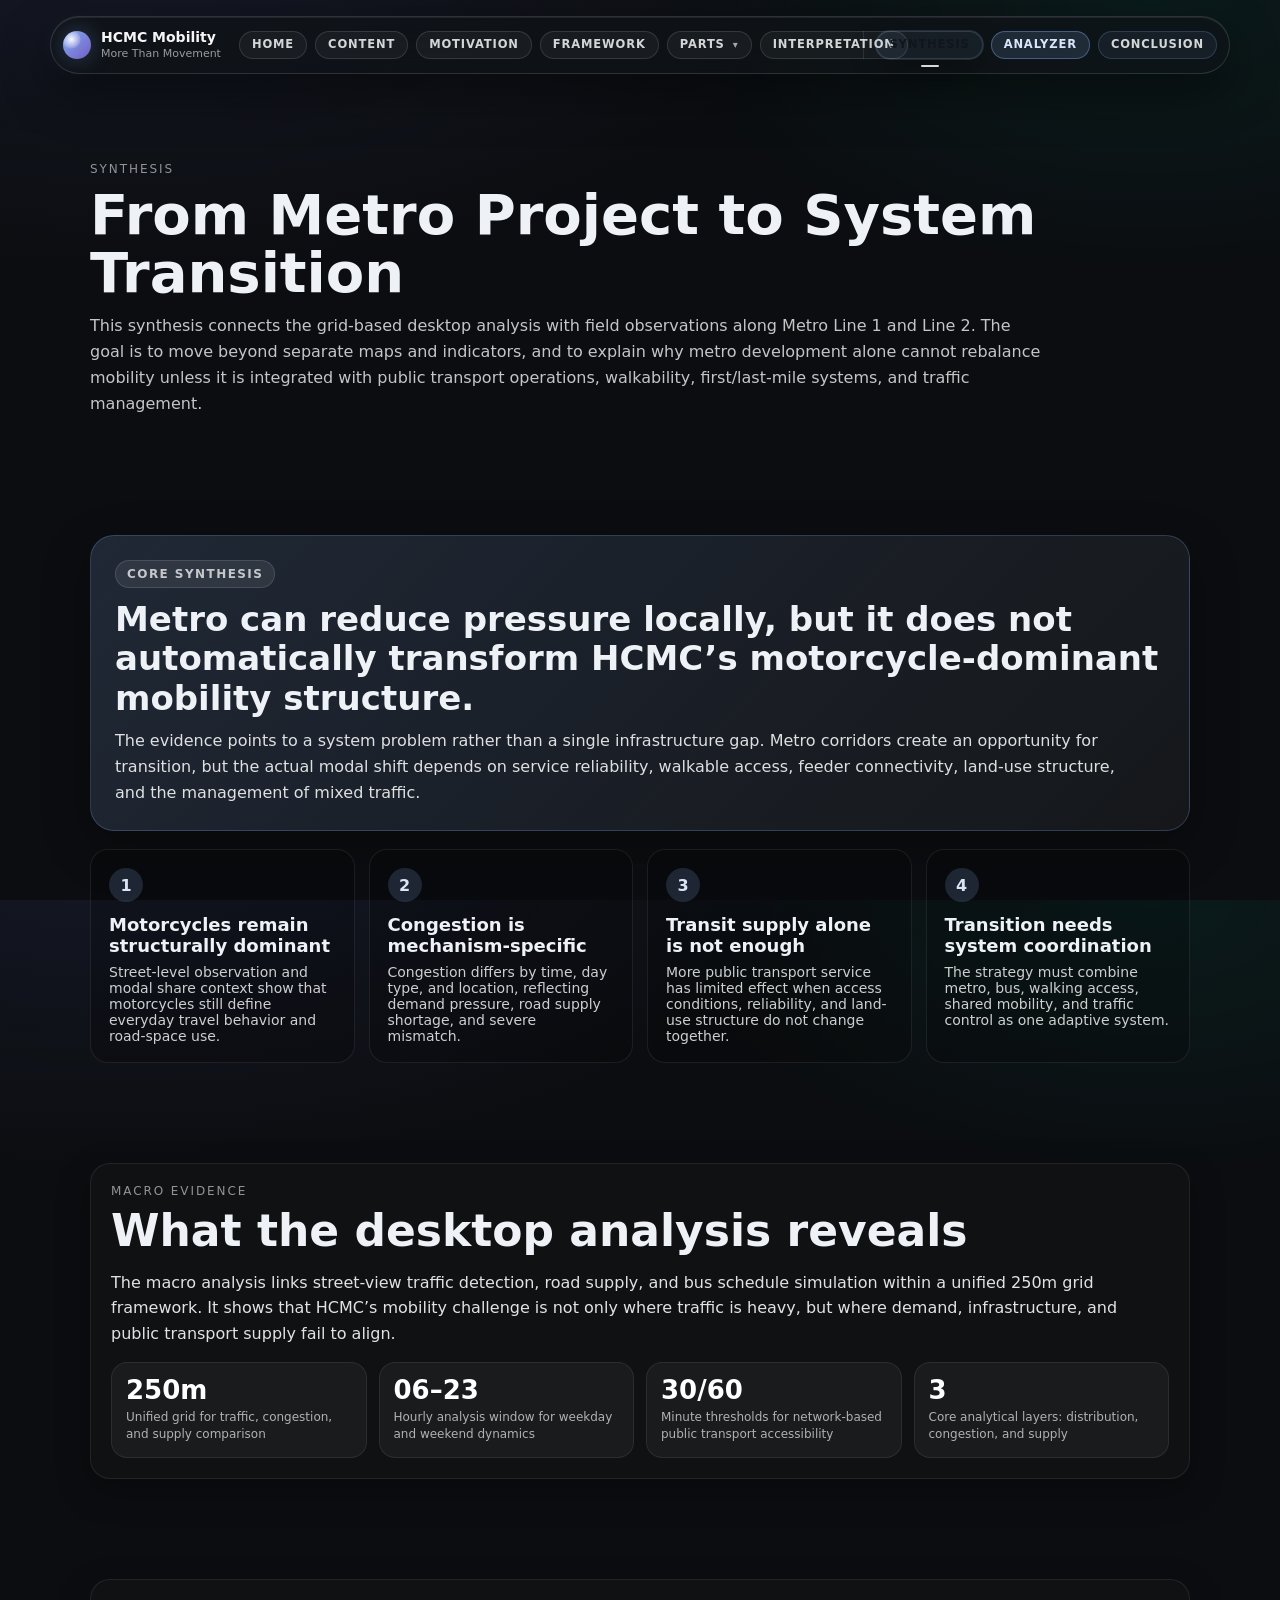
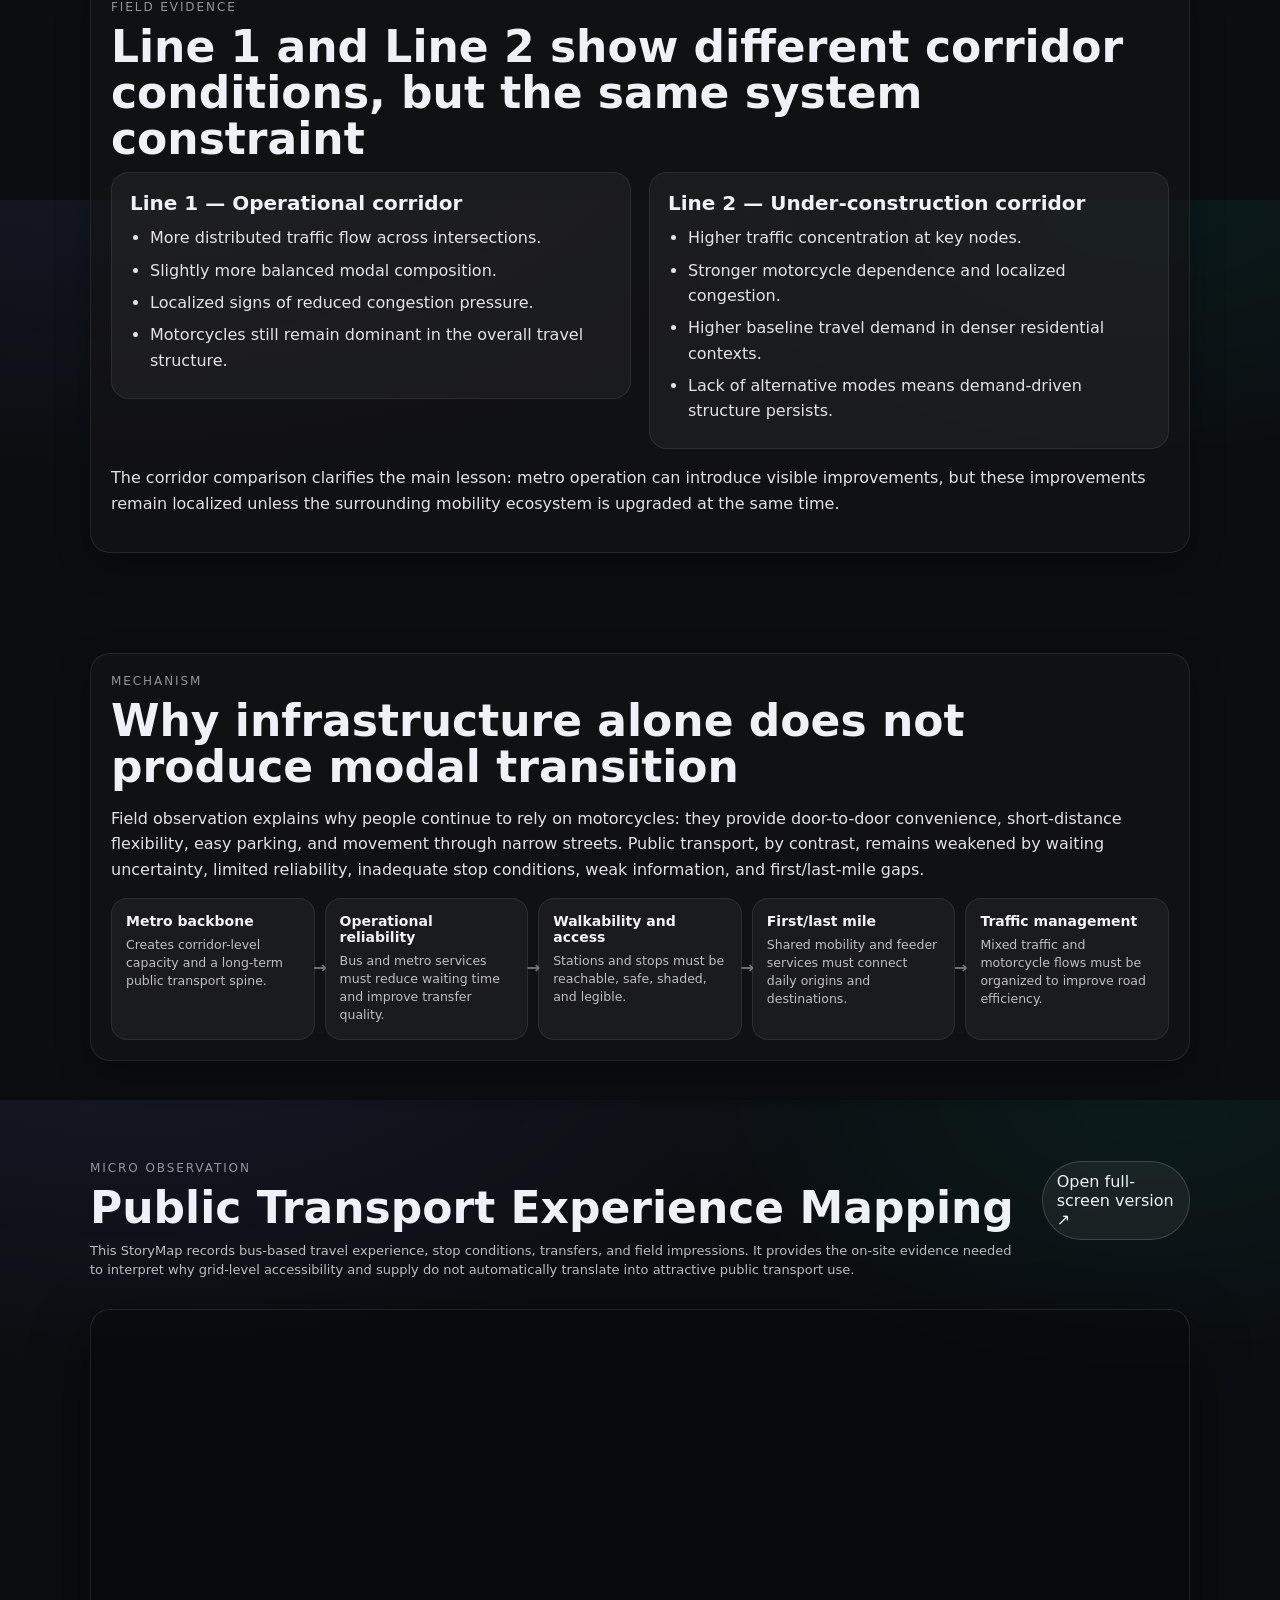
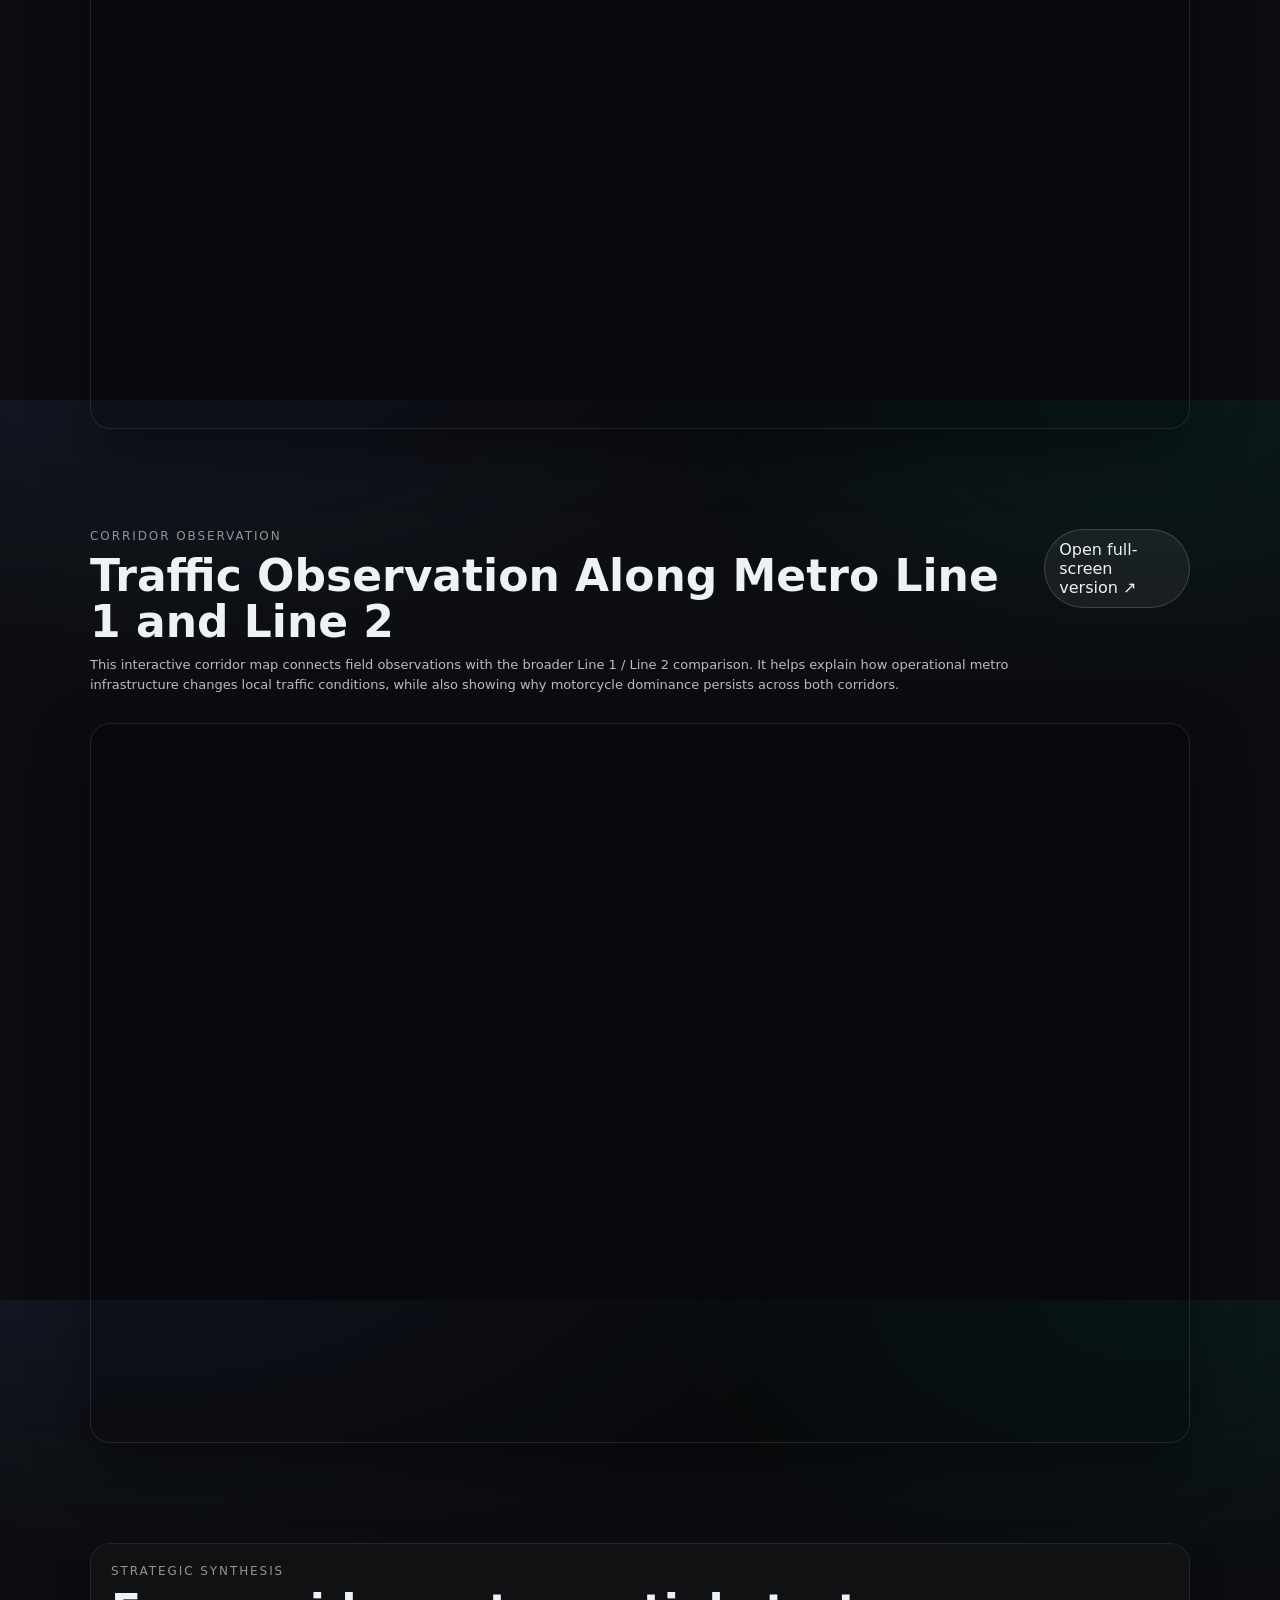
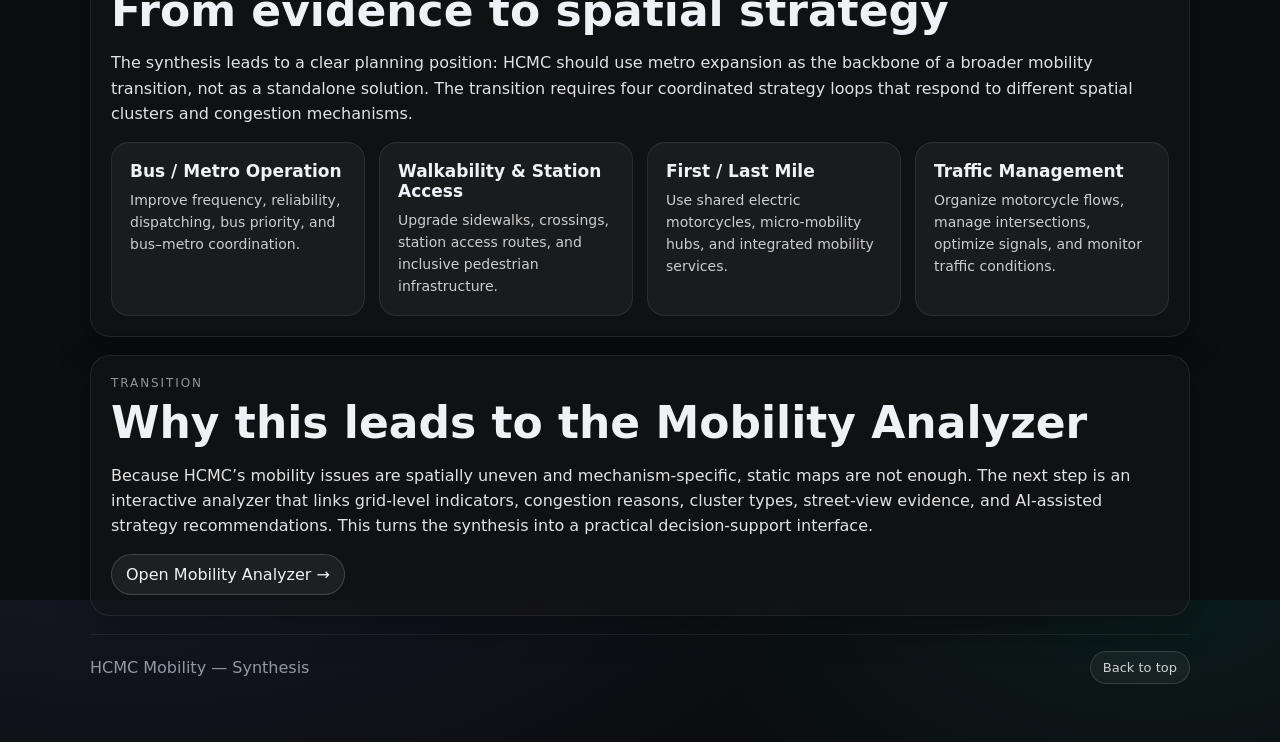
<file: synthesis.html>
<!doctype html>
<html lang="en">
<head>
<meta charset="utf-8"/>
<meta name="viewport" content="width=device-width,initial-scale=1"/>
<title>Synthesis | HCMC Mobility</title>
<link rel="stylesheet" href="style.css"/>

<style>
  .page-pad{padding-top:120px;}
  .section-tight{padding:42px 0 58px;}
  .page-head{margin-bottom:18px;}
  .h1{font-size:56px;line-height:1.03;margin:0 0 12px;}
  .sublead{color:rgba(255,255,255,.76);max-width:94ch;line-height:1.62;margin:0;}

  .synthesis-card{
    border-radius:20px;
    padding:20px;
    background:rgba(20,20,22,.66);
    border:1px solid rgba(255,255,255,.08);
    box-shadow:0 12px 34px rgba(0,0,0,.28);
  }
  .synthesis-card + .synthesis-card{margin-top:18px;}
  .synthesis-card h2,.synthesis-card h3{margin-top:0;}
  .synthesis-card p,.synthesis-card li{color:rgba(255,255,255,.88);line-height:1.58;}
  .synthesis-card ul{margin:8px 0 0;padding-left:20px;}

  .grid-2x{display:grid;grid-template-columns:1fr 1fr;gap:18px;align-items:start;}
  .grid-3x{display:grid;grid-template-columns:repeat(3,minmax(0,1fr));gap:16px;}
  .grid-4x{display:grid;grid-template-columns:repeat(4,minmax(0,1fr));gap:14px;}

  .insight-banner{
    border-radius:24px;
    padding:24px;
    background:linear-gradient(135deg,rgba(141,183,255,.16),rgba(255,255,255,.045));
    border:1px solid rgba(141,183,255,.22);
    box-shadow:0 16px 48px rgba(0,0,0,.32);
  }
  .insight-banner .label{
    display:inline-flex;
    border-radius:999px;
    padding:6px 11px;
    background:rgba(255,255,255,.08);
    border:1px solid rgba(255,255,255,.12);
    color:rgba(255,255,255,.72);
    font-size:12px;
    font-weight:800;
    letter-spacing:.12em;
    text-transform:uppercase;
    margin-bottom:12px;
  }
  .insight-banner h2{font-size:34px;line-height:1.16;margin:0 0 10px;}
  .insight-banner p{margin:0;color:rgba(255,255,255,.86);line-height:1.62;max-width:100ch;}

  .finding-card{
    border-radius:18px;
    padding:18px;
    background:rgba(0,0,0,.18);
    border:1px solid rgba(255,255,255,.08);
  }
  .finding-num{
    width:34px;height:34px;border-radius:999px;
    display:flex;align-items:center;justify-content:center;
    background:rgba(141,183,255,.16);
    color:rgba(225,237,255,.96);
    font-weight:900;
    margin-bottom:12px;
  }
  .finding-card h3{font-size:18px;margin:0 0 8px;}
  .finding-card p{margin:0;font-size:14px;color:rgba(255,255,255,.80);}

  .compare-card{
    border-radius:18px;
    padding:18px;
    background:rgba(255,255,255,.045);
    border:1px solid rgba(255,255,255,.08);
  }
  .compare-title{font-size:20px;font-weight:900;margin:0 0 10px;}
  .compare-list{margin:0;padding-left:18px;}
  .compare-list li{margin:7px 0;}

  .metric-strip{
    display:grid;
    grid-template-columns:repeat(4,minmax(0,1fr));
    gap:12px;
    margin-top:16px;
  }
  .metric-box{
    border-radius:16px;
    padding:14px;
    background:rgba(255,255,255,.045);
    border:1px solid rgba(255,255,255,.08);
  }
  .metric-value{font-size:26px;font-weight:900;color:#fff;line-height:1.05;}
  .metric-label{font-size:12px;color:rgba(255,255,255,.66);line-height:1.4;margin-top:5px;}

  .flow{
    display:grid;
    grid-template-columns:repeat(5,minmax(0,1fr));
    gap:10px;
    margin-top:16px;
  }
  .flow-step{
    position:relative;
    border-radius:16px;
    padding:14px;
    background:rgba(255,255,255,.045);
    border:1px solid rgba(255,255,255,.08);
    min-height:110px;
  }
  .flow-step:not(:last-child)::after{
    content:"→";
    position:absolute;
    right:-13px;top:42%;
    color:rgba(255,255,255,.42);
    font-weight:900;
  }
  .flow-step h4{margin:0 0 7px;font-size:14px;color:rgba(255,255,255,.95);}
  .flow-step p{margin:0;font-size:12.5px;color:rgba(255,255,255,.72);line-height:1.45;}

  .big-window{
    width:100%;
    height:720px;
    border-radius:20px;
    overflow:hidden;
    border:1px solid rgba(255,255,255,.10);
    box-shadow:0 20px 60px rgba(0,0,0,.45);
    background:rgba(0,0,0,.25);
    margin-top:16px;
  }
  .big-window iframe{width:100%;height:100%;border:none;display:block;}

  .module-head{
    display:flex;
    align-items:flex-start;
    justify-content:space-between;
    gap:16px;
    margin-bottom:12px;
  }
  .module-note{color:rgba(255,255,255,.72);font-size:13px;line-height:1.5;margin-top:4px;}

  .strategy-loop{
    border-radius:18px;
    padding:18px;
    background:rgba(255,255,255,.045);
    border:1px solid rgba(255,255,255,.08);
  }
  .strategy-loop h3{font-size:17px;margin:0 0 8px;}
  .strategy-loop p{font-size:14px;margin:0;color:rgba(255,255,255,.78);}

  .footerbar{display:flex;align-items:center;justify-content:space-between;gap:12px;margin-top:18px;opacity:.85;}

  @media (max-width:1100px){
    .grid-2x,.grid-3x,.grid-4x,.metric-strip,.flow{grid-template-columns:1fr;}
    .flow-step:not(:last-child)::after{display:none;}
    .big-window{height:620px;}
  }
  @media (max-width:820px){
    .h1{font-size:42px;}
    .insight-banner h2{font-size:26px;}
    .big-window{height:540px;}
    .module-head{flex-direction:column;}
  }
</style>
</head>

<body class="theme-dark">
<header class="topbar glass" role="banner">
  <a class="brand brand-link" href="index.html" aria-label="HCMC Mobility Home">
    <div class="brand-mark"></div>
    <div>
      <div class="brand-title">HCMC Mobility</div>
      <div class="brand-sub">More Than Movement</div>
    </div>
  </a>

  <nav class="topbar-nav" aria-label="Primary navigation">
    <div class="nav-group nav-main">
      <a class="pill" href="index.html">Home</a>
      <a class="pill" href="content.html">Content</a>
      <a class="pill" href="motivation.html">Motivation</a>
      <a class="pill" href="framework.html">Framework</a>

      <div class="pill dropdown" tabindex="0" aria-label="Parts">
        <span>Parts</span>
        <div class="dropdown-menu" role="menu">
          <a role="menuitem" href="part1.html">Part I — Traffic Distribution</a>
          <a role="menuitem" href="part2.html">Part II — Measuring Congestion</a>
          <a role="menuitem" href="part3.html">Part III — Public Transport Supply</a>
        </div>
      </div>

      <a class="pill" href="interpretation.html">Interpretation</a>
    </div>

    <div class="nav-group nav-output">
      <a class="pill output active" href="synthesis.html">Synthesis</a>
      <a class="pill output strong" href="analyzer.html">Analyzer</a>
      <a class="pill output" href="conclusion.html">Conclusion</a>
    </div>
  </nav>
</header>

<main class="page-pad">
  <section class="section-tight" id="top">
    <div class="container page-head">
      <div class="kicker">SYNTHESIS</div>
      <h1 class="h1">From Metro Project to System Transition</h1>
      <p class="sublead">
        This synthesis connects the grid-based desktop analysis with field observations along Metro Line 1 and Line 2. The goal is to move beyond separate maps and indicators, and to explain why metro development alone cannot rebalance mobility unless it is integrated with public transport operations, walkability, first/last-mile systems, and traffic management.
      </p>
    </div>
  </section>

  <section class="section-tight">
    <div class="container">
      <div class="insight-banner">
        <div class="label">Core synthesis</div>
        <h2>Metro can reduce pressure locally, but it does not automatically transform HCMC’s motorcycle-dominant mobility structure.</h2>
        <p>
          The evidence points to a system problem rather than a single infrastructure gap. Metro corridors create an opportunity for transition, but the actual modal shift depends on service reliability, walkable access, feeder connectivity, land-use structure, and the management of mixed traffic.
        </p>
      </div>

      <div class="grid-4x" style="margin-top:18px;">
        <div class="finding-card">
          <div class="finding-num">1</div>
          <h3>Motorcycles remain structurally dominant</h3>
          <p>Street-level observation and modal share context show that motorcycles still define everyday travel behavior and road-space use.</p>
        </div>
        <div class="finding-card">
          <div class="finding-num">2</div>
          <h3>Congestion is mechanism-specific</h3>
          <p>Congestion differs by time, day type, and location, reflecting demand pressure, road supply shortage, and severe mismatch.</p>
        </div>
        <div class="finding-card">
          <div class="finding-num">3</div>
          <h3>Transit supply alone is not enough</h3>
          <p>More public transport service has limited effect when access conditions, reliability, and land-use structure do not change together.</p>
        </div>
        <div class="finding-card">
          <div class="finding-num">4</div>
          <h3>Transition needs system coordination</h3>
          <p>The strategy must combine metro, bus, walking access, shared mobility, and traffic control as one adaptive system.</p>
        </div>
      </div>
    </div>
  </section>

  <section class="section-tight">
    <div class="container">
      <div class="synthesis-card">
        <div class="kicker">MACRO EVIDENCE</div>
        <h2 class="h2">What the desktop analysis reveals</h2>
        <p>
          The macro analysis links street-view traffic detection, road supply, and bus schedule simulation within a unified 250m grid framework. It shows that HCMC’s mobility challenge is not only where traffic is heavy, but where demand, infrastructure, and public transport supply fail to align.
        </p>
        <div class="metric-strip">
          <div class="metric-box">
            <div class="metric-value">250m</div>
            <div class="metric-label">Unified grid for traffic, congestion, and supply comparison</div>
          </div>
          <div class="metric-box">
            <div class="metric-value">06–23</div>
            <div class="metric-label">Hourly analysis window for weekday and weekend dynamics</div>
          </div>
          <div class="metric-box">
            <div class="metric-value">30/60</div>
            <div class="metric-label">Minute thresholds for network-based public transport accessibility</div>
          </div>
          <div class="metric-box">
            <div class="metric-value">3</div>
            <div class="metric-label">Core analytical layers: distribution, congestion, and supply</div>
          </div>
        </div>
      </div>
    </div>
  </section>

  <section class="section-tight">
    <div class="container">
      <div class="synthesis-card">
        <div class="kicker">FIELD EVIDENCE</div>
        <h2 class="h2">Line 1 and Line 2 show different corridor conditions, but the same system constraint</h2>
        <div class="grid-2x">
          <div class="compare-card">
            <div class="compare-title">Line 1 — Operational corridor</div>
            <ul class="compare-list">
              <li>More distributed traffic flow across intersections.</li>
              <li>Slightly more balanced modal composition.</li>
              <li>Localized signs of reduced congestion pressure.</li>
              <li>Motorcycles still remain dominant in the overall travel structure.</li>
            </ul>
          </div>
          <div class="compare-card">
            <div class="compare-title">Line 2 — Under-construction corridor</div>
            <ul class="compare-list">
              <li>Higher traffic concentration at key nodes.</li>
              <li>Stronger motorcycle dependence and localized congestion.</li>
              <li>Higher baseline travel demand in denser residential contexts.</li>
              <li>Lack of alternative modes means demand-driven structure persists.</li>
            </ul>
          </div>
        </div>
        <p style="margin-top:16px;">
          The corridor comparison clarifies the main lesson: metro operation can introduce visible improvements, but these improvements remain localized unless the surrounding mobility ecosystem is upgraded at the same time.
        </p>
      </div>
    </div>
  </section>

  <section class="section-tight">
    <div class="container">
      <div class="synthesis-card">
        <div class="kicker">MECHANISM</div>
        <h2 class="h2">Why infrastructure alone does not produce modal transition</h2>
        <p>
          Field observation explains why people continue to rely on motorcycles: they provide door-to-door convenience, short-distance flexibility, easy parking, and movement through narrow streets. Public transport, by contrast, remains weakened by waiting uncertainty, limited reliability, inadequate stop conditions, weak information, and first/last-mile gaps.
        </p>
        <div class="flow">
          <div class="flow-step">
            <h4>Metro backbone</h4>
            <p>Creates corridor-level capacity and a long-term public transport spine.</p>
          </div>
          <div class="flow-step">
            <h4>Operational reliability</h4>
            <p>Bus and metro services must reduce waiting time and improve transfer quality.</p>
          </div>
          <div class="flow-step">
            <h4>Walkability and access</h4>
            <p>Stations and stops must be reachable, safe, shaded, and legible.</p>
          </div>
          <div class="flow-step">
            <h4>First/last mile</h4>
            <p>Shared mobility and feeder services must connect daily origins and destinations.</p>
          </div>
          <div class="flow-step">
            <h4>Traffic management</h4>
            <p>Mixed traffic and motorcycle flows must be organized to improve road efficiency.</p>
          </div>
        </div>
      </div>
    </div>
  </section>

  <section class="section-tight">
    <div class="container">
      <div class="module-head">
        <div>
          <div class="kicker">MICRO OBSERVATION</div>
          <h2 class="h2">Public Transport Experience Mapping</h2>
          <p class="module-note">
            This StoryMap records bus-based travel experience, stop conditions, transfers, and field impressions. It provides the on-site evidence needed to interpret why grid-level accessibility and supply do not automatically translate into attractive public transport use.
          </p>
        </div>
        <a class="btn" href="https://uploads.knightlab.com/storymapjs/27e136c1a6f69a8cfad4b3d7acb73336/bus-map/index.html" target="_blank" rel="noopener">Open full-screen version ↗</a>
      </div>
      <div class="big-window">
        <iframe src="https://uploads.knightlab.com/storymapjs/27e136c1a6f69a8cfad4b3d7acb73336/bus-map/index.html" title="Public Transport Experience StoryMap" loading="lazy"></iframe>
      </div>
    </div>
  </section>

  <section class="section-tight">
    <div class="container">
      <div class="module-head">
        <div>
          <div class="kicker">CORRIDOR OBSERVATION</div>
          <h2 class="h2">Traffic Observation Along Metro Line 1 and Line 2</h2>
          <p class="module-note">
            This interactive corridor map connects field observations with the broader Line 1 / Line 2 comparison. It helps explain how operational metro infrastructure changes local traffic conditions, while also showing why motorcycle dominance persists across both corridors.
          </p>
        </div>
        <a class="btn" href="https://defy-6.github.io/traffic-map/" target="_blank" rel="noopener">Open full-screen version ↗</a>
      </div>
      <div class="big-window">
        <iframe src="https://defy-6.github.io/traffic-map/" title="Metro Corridor Traffic Observation" loading="lazy"></iframe>
      </div>
    </div>
  </section>

  <section class="section-tight">
    <div class="container">
      <div class="synthesis-card">
        <div class="kicker">STRATEGIC SYNTHESIS</div>
        <h2 class="h2">From evidence to spatial strategy</h2>
        <p>
          The synthesis leads to a clear planning position: HCMC should use metro expansion as the backbone of a broader mobility transition, not as a standalone solution. The transition requires four coordinated strategy loops that respond to different spatial clusters and congestion mechanisms.
        </p>
        <div class="grid-4x" style="margin-top:16px;">
          <div class="strategy-loop">
            <h3>Bus / Metro Operation</h3>
            <p>Improve frequency, reliability, dispatching, bus priority, and bus–metro coordination.</p>
          </div>
          <div class="strategy-loop">
            <h3>Walkability & Station Access</h3>
            <p>Upgrade sidewalks, crossings, station access routes, and inclusive pedestrian infrastructure.</p>
          </div>
          <div class="strategy-loop">
            <h3>First / Last Mile</h3>
            <p>Use shared electric motorcycles, micro-mobility hubs, and integrated mobility services.</p>
          </div>
          <div class="strategy-loop">
            <h3>Traffic Management</h3>
            <p>Organize motorcycle flows, manage intersections, optimize signals, and monitor traffic conditions.</p>
          </div>
        </div>
      </div>

      <div class="synthesis-card">
        <div class="kicker">TRANSITION</div>
        <h2 class="h2">Why this leads to the Mobility Analyzer</h2>
        <p>
          Because HCMC’s mobility issues are spatially uneven and mechanism-specific, static maps are not enough. The next step is an interactive analyzer that links grid-level indicators, congestion reasons, cluster types, street-view evidence, and AI-assisted strategy recommendations. This turns the synthesis into a practical decision-support interface.
        </p>
        <div style="margin-top:14px;">
          <a class="btn" href="analyzer.html">Open Mobility Analyzer →</a>
        </div>
      </div>

      <div class="footerbar">
        <div class="muted">HCMC Mobility — Synthesis</div>
        <a class="btn small" href="#top">Back to top</a>
      </div>
    </div>
  </section>
</main>

<script src="script.js"></script>
</body>
</html>
</file>
<file: style.css>
:root{
  --bg:#0b0d10;
  --text:#eef2f7;
  --muted:#a7b0bc;
  --card: rgba(18,22,28,.55);
  --glass: rgba(28,34,42,.35);
  --stroke: rgba(255,255,255,.10);
  --stroke2: rgba(255,255,255,.16);
  --shadow: 0 18px 60px rgba(0,0,0,.55);
  --radius: 18px;
  --radius2: 22px;
  --max: 1100px;
}

*{box-sizing:border-box}
html,body{height:100%}
body{
  margin:0;
  font-family: ui-sans-serif, system-ui, -apple-system, Segoe UI, Roboto, Helvetica, Arial;
  background: radial-gradient(1200px 600px at 10% -10%, rgba(120,140,255,.10), transparent 60%),
              radial-gradient(900px 500px at 90% 0%, rgba(0,255,210,.06), transparent 55%),
              var(--bg);
  color: var(--text);
}

a{color:inherit; text-decoration:none}
img{max-width:100%; display:block}

.container{width:min(var(--max), calc(100% - 48px)); margin:0 auto}

.glass{
  background: var(--glass);
  border:1px solid var(--stroke);
  box-shadow: var(--shadow);
  backdrop-filter: blur(14px);
  -webkit-backdrop-filter: blur(14px);
}

.card{
  border-radius: var(--radius2);
  padding:18px 18px 16px;
  background: var(--card);
  border:1px solid var(--stroke);
  box-shadow: 0 14px 50px rgba(0,0,0,.45);
}

.btn{
  display:inline-flex; align-items:center; justify-content:center;
  gap:10px;
  padding:10px 14px;
  border-radius: 999px;
  border:1px solid var(--stroke2);
  background: rgba(255,255,255,.06);
  transition: transform .15s ease, background .15s ease, border-color .15s ease;
  user-select:none;
}
.btn:hover{transform: translateY(-1px); background: rgba(255,255,255,.09)}
.btn.primary{
  background: rgba(255,255,255,.90);
  color:#12161c;
  border-color: rgba(255,255,255,.90);
}
.btn.primary:hover{background: rgba(255,255,255,.98)}
.btn.small{padding:8px 12px; font-size:13px}

.kicker{
  letter-spacing:.16em;
  font-size:12px;
  color: rgba(255,255,255,.55);
  margin-bottom:10px;
}
.h2{font-size:44px; line-height:1.05; margin:0 0 10px}
.h3{font-size:18px; margin:0 0 10px}
.lead{color: rgba(255,255,255,.72); max-width: 78ch; margin:0 0 22px; line-height:1.55}
.muted{color: var(--muted)}
.small{font-size:12.5px}

.section{padding:70px 0 64px}

/* =========================
   Portfolio-level Topbar
========================= */

.topbar{
  position:fixed;
  top:16px;
  left:50%;
  transform:translateX(-50%);
  width:min(1180px, calc(100% - 36px));
  min-height:58px;
  border-radius:999px;
  padding:9px 12px;
  z-index:1000;

  display:flex;
  align-items:center;
  justify-content:space-between;
  gap:18px;

  background:rgba(16,19,24,.74);
  border:1px solid rgba(255,255,255,.13);
  box-shadow:
    0 18px 50px rgba(0,0,0,.42),
    inset 0 1px 0 rgba(255,255,255,.08);
  backdrop-filter:blur(18px);
  -webkit-backdrop-filter:blur(18px);
}

.topbar.is-scrolled{
  top:10px;
  min-height:52px;
  background:rgba(13,16,20,.88);
  border-color:rgba(255,255,255,.18);
  box-shadow:
    0 20px 60px rgba(0,0,0,.55),
    inset 0 1px 0 rgba(255,255,255,.08);
}

.brand{
  display:flex;
  align-items:center;
  gap:10px;
  flex:0 0 auto;
}

.brand-link{
  text-decoration:none;
}

.brand-mark{
  width:28px;
  height:28px;
  border-radius:999px;
  background:
    radial-gradient(circle at 30% 30%, rgba(255,255,255,.95), rgba(255,255,255,.15) 32%, transparent 34%),
    linear-gradient(135deg, rgba(141,183,255,.95), rgba(148,120,255,.75));
  box-shadow:0 0 22px rgba(141,183,255,.28);
}

.brand-title{
  font-weight:800;
  font-size:14px;
  line-height:1.05;
  color:rgba(255,255,255,.96);
}

.brand-sub{
  font-size:11px;
  line-height:1.15;
  color:rgba(255,255,255,.58);
  margin-top:3px;
}

.topbar-nav{
  flex:1 1 auto;
  min-width:0;
  display:flex;
  align-items:center;
  justify-content:space-between;
  gap:14px;
  flex-wrap:nowrap;
}

.nav-group{
  display:flex;
  align-items:center;
  gap:8px;
  min-width:0;
  flex-wrap:nowrap;
}

.nav-main{
  flex:1 1 auto;
}

.nav-output{
  flex:0 0 auto;
  padding-left:12px;
  border-left:1px solid rgba(255,255,255,.10);
}

.pill{
  position:relative;
  display:inline-flex;
  align-items:center;
  justify-content:center;
  gap:7px;

  padding:7px 12px;
  border-radius:999px;
  border:1px solid rgba(255,255,255,.12);
  background:rgba(255,255,255,.045);
  color:rgba(255,255,255,.82);

  font-size:11.5px;
  font-weight:750;
  line-height:1;
  letter-spacing:.075em;
  text-transform:uppercase;
  white-space:nowrap;
  text-decoration:none;

  transition:
    transform .18s ease,
    background .18s ease,
    border-color .18s ease,
    color .18s ease,
    box-shadow .18s ease;
}

.pill:hover{
  transform:translateY(-1px);
  background:rgba(255,255,255,.095);
  border-color:rgba(255,255,255,.24);
  color:rgba(255,255,255,.98);
  box-shadow:0 8px 24px rgba(0,0,0,.20);
}

.pill.active{
  background:rgba(255,255,255,.92);
  color:#11161d;
  border-color:rgba(255,255,255,.95);
  box-shadow:
    0 10px 28px rgba(0,0,0,.26),
    0 0 0 1px rgba(255,255,255,.12);
}

.pill.active::after{
  content:"";
  position:absolute;
  left:50%;
  bottom:-9px;
  transform:translateX(-50%);
  width:18px;
  height:2px;
  border-radius:99px;
  background:rgba(255,255,255,.85);
}

.pill.output{
  background:rgba(141,183,255,.07);
  border-color:rgba(141,183,255,.20);
}

.pill.output:hover{
  background:rgba(141,183,255,.14);
  border-color:rgba(141,183,255,.34);
}

.pill.output.strong{
  color:rgba(220,234,255,.98);
  background:rgba(141,183,255,.14);
  border-color:rgba(141,183,255,.36);
}

.pill.output.strong.active{
  background:rgba(220,234,255,.96);
  color:#10151d;
}

.dropdown{
  cursor:pointer;
}

.dropdown::after{
  content:"▾";
  font-size:10px;
  opacity:.75;
  margin-left:1px;
}

.dropdown-menu{
  position:absolute;
  top:calc(100% + 12px);
  right:0;
  min-width:300px;
  padding:9px;
  border-radius:16px;

  background:rgba(16,19,24,.94);
  border:1px solid rgba(255,255,255,.14);
  box-shadow:0 18px 60px rgba(0,0,0,.56);
  backdrop-filter:blur(18px);
  -webkit-backdrop-filter:blur(18px);

  opacity:0;
  visibility:hidden;
  transform:translateY(6px);
  transition:opacity .16s ease, transform .16s ease, visibility .16s ease;
}

.dropdown:hover .dropdown-menu,
.dropdown:focus-within .dropdown-menu{
  opacity:1;
  visibility:visible;
  transform:translateY(0);
}

.dropdown-menu a{
  display:block;
  padding:11px 12px;
  border-radius:12px;
  color:rgba(255,255,255,.84);
  font-size:13px;
  font-weight:600;
  letter-spacing:0;
  text-transform:none;
  text-decoration:none;
  border:1px solid transparent;
}

.dropdown-menu a:hover{
  background:rgba(255,255,255,.07);
  border-color:rgba(255,255,255,.12);
  color:rgba(255,255,255,.98);
}

/* Responsive fallback */
@media (max-width: 1080px){
  .topbar{
    width:calc(100% - 24px);
    border-radius:24px;
    align-items:flex-start;
  }

  .topbar-nav{
    flex-direction:column;
    align-items:flex-end;
    gap:8px;
  }

  .nav-main,
  .nav-output{
    flex-wrap:wrap;
    justify-content:flex-end;
  }

  .nav-output{
    padding-left:0;
    border-left:0;
  }
}

@media (max-width: 760px){
  .topbar{
    position:sticky;
    top:8px;
    transform:none;
    left:auto;
    margin:8px auto 0;
    width:calc(100% - 16px);
    border-radius:20px;
    flex-direction:column;
  }

  .topbar-nav{
    width:100%;
    align-items:flex-start;
  }

  .nav-main,
  .nav-output{
    width:100%;
    justify-content:flex-start;
    overflow-x:auto;
    padding-bottom:2px;
  }

  .pill{
    font-size:11px;
    padding:7px 10px;
  }
}
/* HERO */
.hero{
  position:relative;
  min-height: 92vh;
  padding-top: 120px;
  display:flex;
  align-items:flex-end;
}
.hero-bg{position:absolute; inset:0; overflow:hidden}
.hero-slide{
  position:absolute; inset:0;
  background-size:cover;
  background-position:center;
  opacity:0;
  transform: scale(1.02);
  transition: opacity 900ms ease, transform 1500ms ease;
}
.hero-slide.is-active{
  opacity:1;
  transform: scale(1.00);
}
.hero-vignette{
  position:absolute; inset:0;
  background:
    radial-gradient(900px 520px at 20% 70%, rgba(0,0,0,.15), rgba(0,0,0,.75) 70%),
    linear-gradient(to bottom, rgba(0,0,0,.45), rgba(0,0,0,.55));
}

.hero-inner{
  position:relative;
  padding: 0 0 66px;
}
.hero-tag{
  display:inline-flex;
  padding:7px 12px;
  border-radius: 999px;
  border:1px solid rgba(255,255,255,.14);
  background: rgba(0,0,0,.25);
  font-size:12px;
  letter-spacing:.14em;
}
.hero-title{
  margin:14px 0 10px;
  font-size: 56px;
  line-height:1.02;
}
.hero-subtitle{
  margin:0 0 18px;
  color: rgba(255,255,255,.78);
  max-width: 70ch;
  line-height:1.55;
}
.hero-actions{display:flex; gap:10px; margin-top: 10px}
.hero-scroll{
  display:inline-flex;
  align-items:center;
  gap:10px;
  margin-top: 18px;
  color: rgba(255,255,255,.70);
  border:1px solid rgba(255,255,255,.12);
  background: rgba(0,0,0,.22);
  padding:10px 12px;
  border-radius: 999px;
}
.hero-scroll:hover{background: rgba(0,0,0,.30)}
.hero-scroll .chev{opacity:.9}

.hero-dots{display:flex; gap:8px; margin-top:12px}
.dot{
  width:10px; height:10px; border-radius:999px;
  border:1px solid rgba(255,255,255,.22);
  background: rgba(255,255,255,.08);
  cursor:pointer;
}
.dot.is-active{background: rgba(255,255,255,.85)}

/* Layout helpers */
.grid-2{
  display:grid;
  grid-template-columns: 1fr 1fr;
  gap:16px;
}
@media (max-width: 860px){
  .topbar{top:10px}
  .hero-title{font-size:44px}
  .grid-2{grid-template-columns: 1fr}
  .dropdown-menu{min-width: 260px}
}

/* bullets */
.bullets{
  margin:0;
  padding-left: 18px;
  color: rgba(255,255,255,.82);
}
.bullets li{margin:8px 0; line-height:1.45}

/* Motivation image */
.img-wrap{margin-top:14px}
.img-label{font-size:12px; color: rgba(255,255,255,.55); margin:0 0 8px}
.img{
  border-radius: 16px;
  border:1px solid rgba(255,255,255,.10);
  box-shadow: 0 18px 50px rgba(0,0,0,.45);
  width:100%;
  height:auto;
}

/* Pie */
.pie-wrap{position:relative; margin-top:10px}
.pie{
  width:100%;
  max-width: 520px;
  height:auto;
  display:block;
  margin: 8px auto 0;
  filter: drop-shadow(0 18px 40px rgba(0,0,0,.55));
}
.pie-legend{
  display:grid;
  gap:8px;
  margin-top: 10px;
  padding:12px 12px;
  border-radius: 16px;
  border:1px solid rgba(255,255,255,.10);
  background: rgba(0,0,0,.20);
}
.legend-row{display:flex; justify-content:space-between; gap:12px}
.legend-k{color: rgba(255,255,255,.55); font-size:12px}
.legend-v{font-weight:650}

.tooltip{
  position:absolute;
  pointer-events:none;
  opacity:0;
  transform: translateY(6px);
  transition: opacity .12s ease, transform .12s ease;
  padding:8px 10px;
  border-radius: 12px;
  background: rgba(18,22,28,.92);
  border:1px solid rgba(255,255,255,.14);
  box-shadow: 0 18px 60px rgba(0,0,0,.55);
  font-size:12.5px;
}
.tooltip.is-on{opacity:1; transform: translateY(0)}

/* Chapters */
.chapters-head{
  display:flex;
  align-items:flex-end;
  justify-content:space-between;
  gap:16px;
  margin-bottom: 14px;
}
.follow{
  display:inline-flex;
  align-items:center;
  gap:10px;
  padding:10px 12px;
  border-radius: 999px;
  border:1px solid rgba(255,255,255,.12);
  background: rgba(255,255,255,.05);
  color: rgba(255,255,255,.78);
}
.follow:hover{background: rgba(255,255,255,.08)}
.follow .chev{opacity:.9}

.chapters-grid{
  display:grid;
  grid-template-columns: 1fr 1fr;
  gap:14px;
}
@media (max-width: 860px){
  .chapters-head{flex-direction:column; align-items:flex-start}
  .chapters-grid{grid-template-columns: 1fr}
}

.chapter{padding:16px 16px}
.chapter-title{font-weight:750; margin-bottom:8px}
.chapter-desc{color: rgba(255,255,255,.72); line-height:1.45}

/* footer */
.footerbar{
  margin-top: 20px;
  display:flex;
  align-items:center;
  justify-content:space-between;
  gap:12px;
  padding-top: 16px;
  border-top: 1px solid rgba(255,255,255,.08);
}
/* =========================
   PART PAGES — MAP PANELS
========================= */

.panel-grid{
  display:grid;
  grid-template-columns: 1fr 1fr 1fr;
  gap:14px;
}

@media (max-width: 980px){
  .panel-grid{grid-template-columns:1fr}
}

.map-panel{
  padding: 0;
  overflow: hidden;
  border-radius: var(--radius2);
}

.panel-head{
  padding: 16px 16px 12px;
  display:flex;
  align-items:flex-start;
  justify-content:space-between;
  gap:12px;
  border-bottom: 1px solid rgba(255,255,255,.08);
}

.panel-meta{min-width: 0}
.panel-title{
  margin:0 0 6px;
  font-weight: 750;
  font-size: 14px;
}
.panel-desc{
  margin:0;
  color: rgba(255,255,255,.70);
  font-size: 12.5px;
  line-height: 1.35;
  max-width: 42ch;
}

/* toggle pills */
.seg{
  display:inline-flex;
  gap:6px;
  padding:6px;
  border-radius: 999px;
  border:1px solid rgba(255,255,255,.10);
  background: rgba(0,0,0,.18);
  flex-shrink:0;
}
.seg button{
  appearance:none;
  border:none;
  cursor:pointer;
  padding:7px 10px;
  border-radius:999px;
  background: transparent;
  color: rgba(255,255,255,.78);
  font-size:12px;
  line-height:1;
  transition: background .15s ease, transform .15s ease;
}
.seg button:hover{transform: translateY(-1px)}
.seg button[aria-pressed="true"]{
  background: rgba(255,255,255,.12);
  color: rgba(255,255,255,.95);
}

/* map box */
.map-wrap{position:relative}
.map{
  height: 360px;
  width: 100%;
}

/* legend style (glass) */
.legend{
  position:absolute;
  right: 10px;
  bottom: 10px;
  z-index: 600;
  padding:10px 10px;
  border-radius: 14px;
  background: rgba(18,22,28,.85);
  border:1px solid rgba(255,255,255,.12);
  box-shadow: 0 18px 60px rgba(0,0,0,.55);
  backdrop-filter: blur(14px);
  color: rgba(255,255,255,.88);
  font-size: 12px;
  min-width: 165px;
}
.legend .lg-title{
  margin: 0 0 6px;
  font-weight: 750;
  font-size: 12px;
}
.legend .row{
  display:grid;
  grid-template-columns: 14px 1fr;
  gap: 8px;
  align-items:center;
  margin: 4px 0;
}
.legend .sw{
  width:14px;
  height:10px;
  border-radius:3px;
  border:1px solid rgba(255,255,255,.18);
}

/* footer text */
.panel-foot{
  padding: 10px 16px 14px;
  border-top: 1px solid rgba(255,255,255,.08);
  color: rgba(255,255,255,.60);
}

/* make leaflet controls match dark theme */
.leaflet-control-zoom a{
  background: rgba(18,22,28,.85) !important;
  color: rgba(255,255,255,.92) !important;
  border: 1px solid rgba(255,255,255,.12) !important;
}
.leaflet-control-attribution{
  background: rgba(18,22,28,.70) !important;
  color: rgba(255,255,255,.65) !important;
  border-radius: 12px;
  padding: 2px 8px;
  margin: 0 8px 8px 0;
}
</file>
